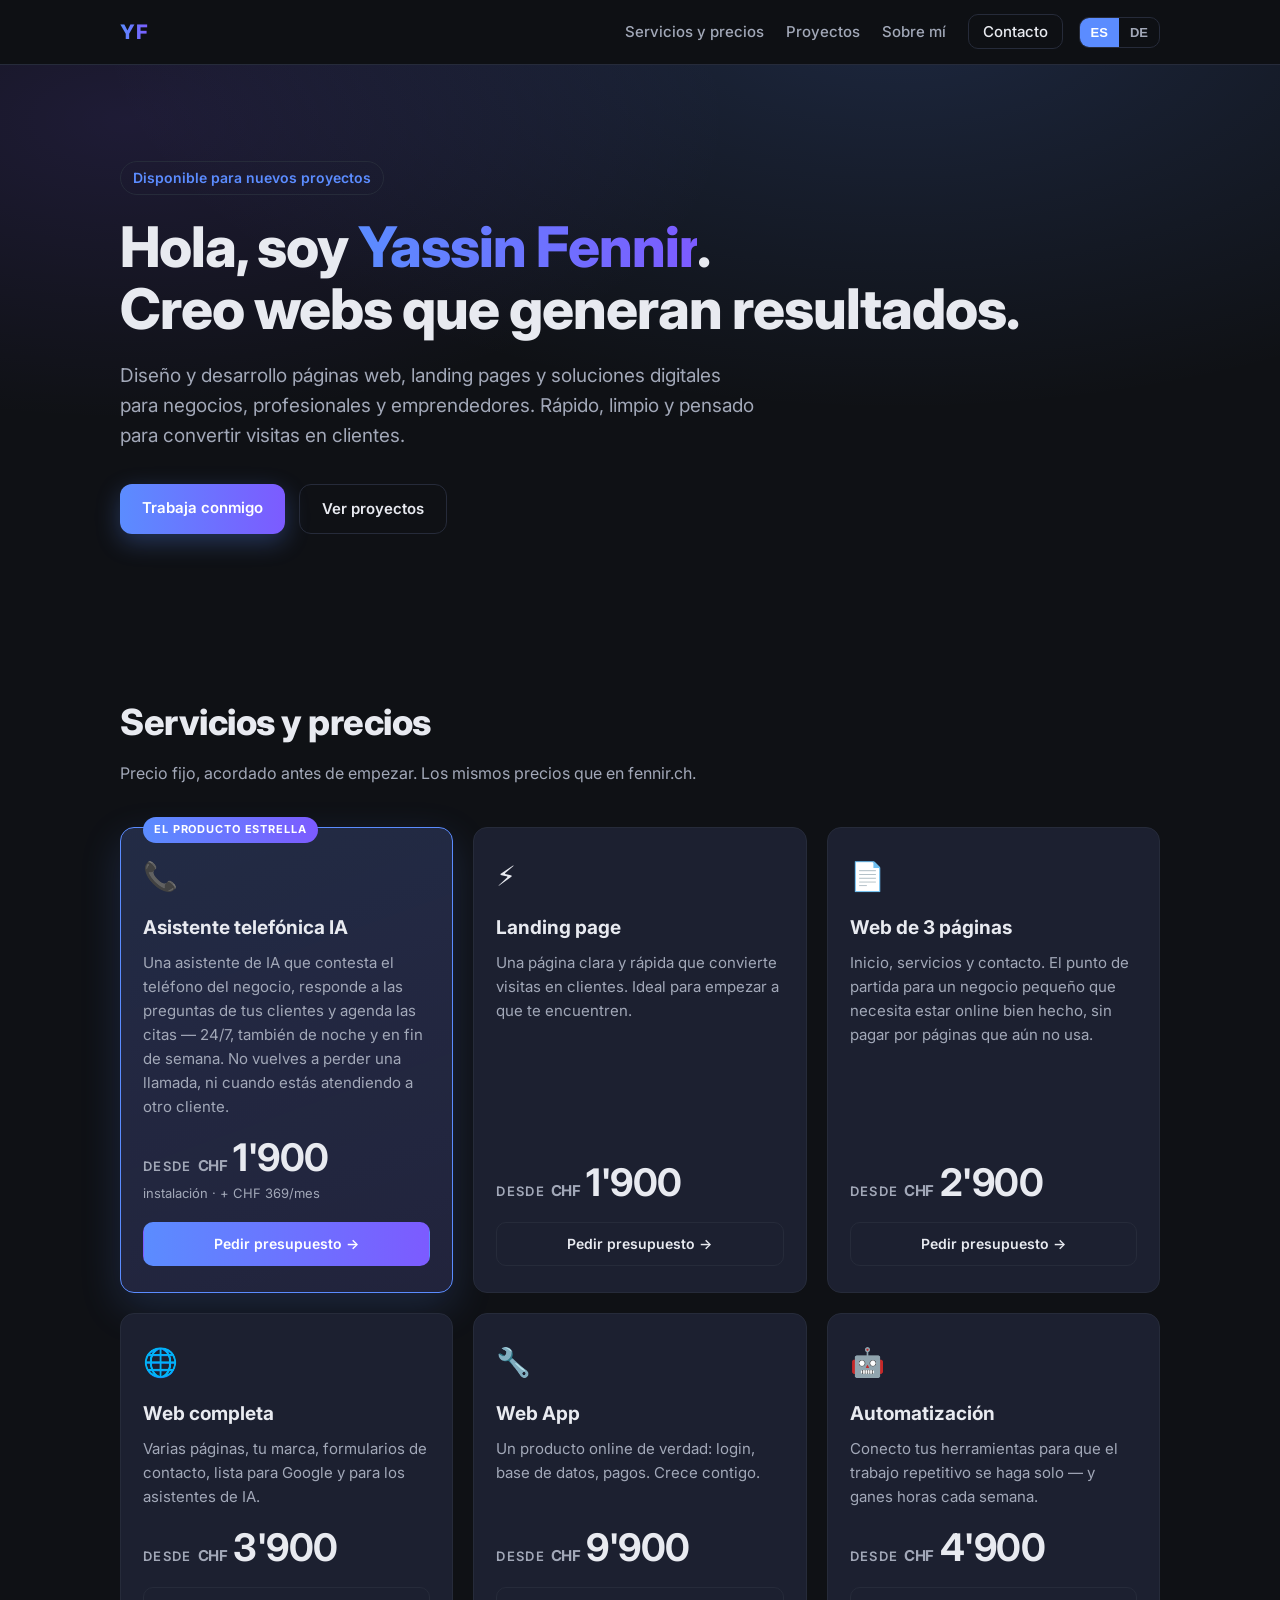
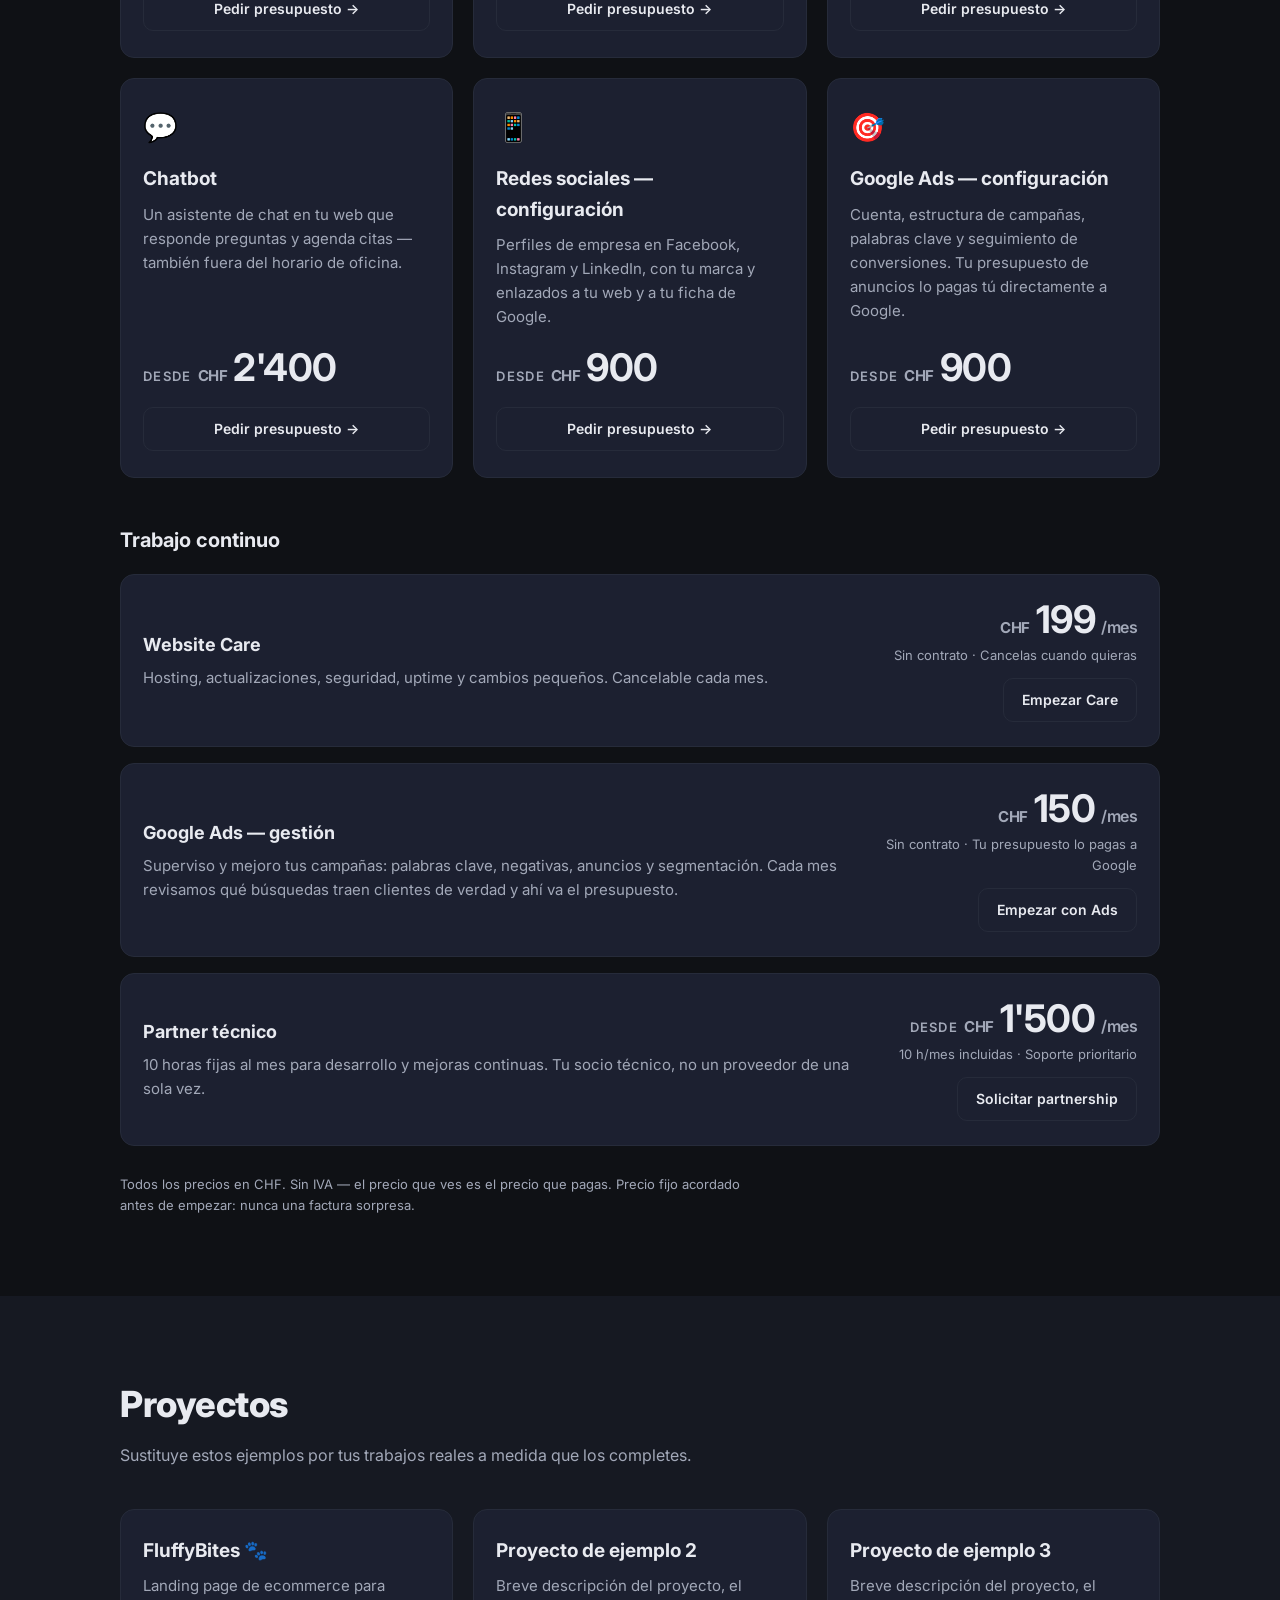
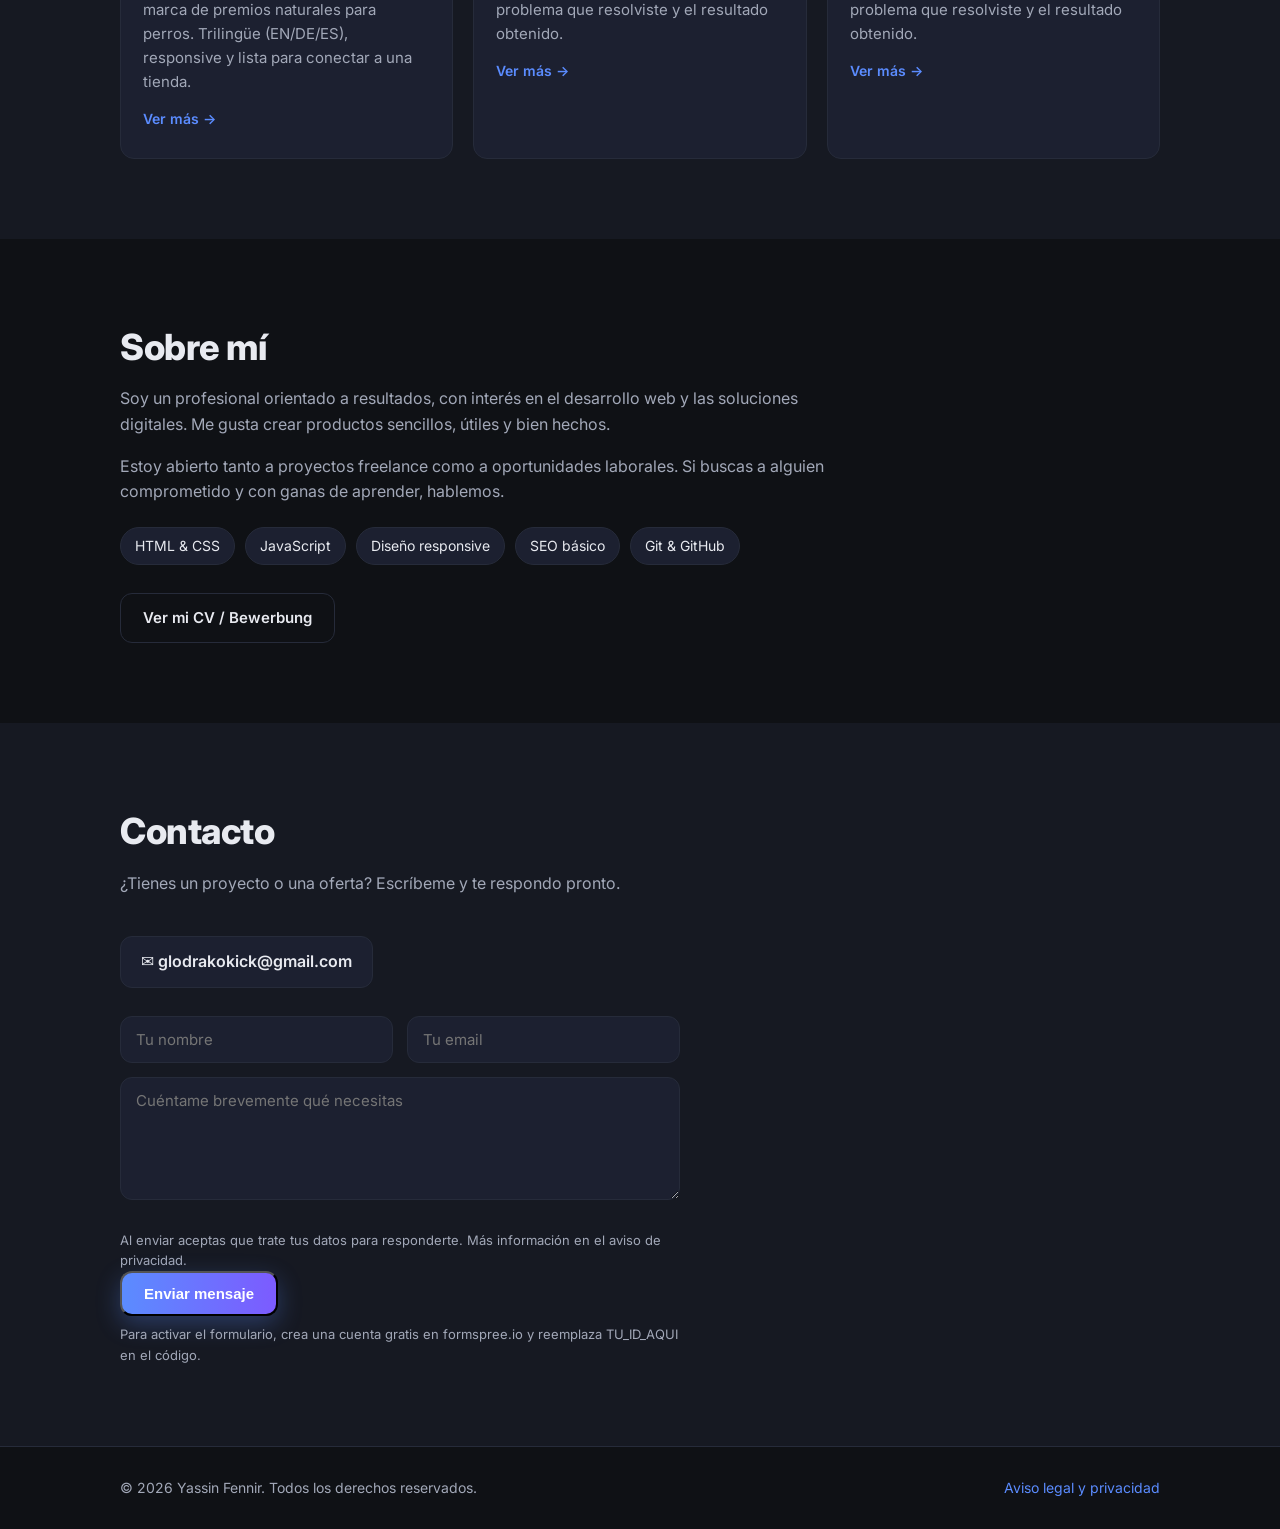
<file: index.html>
<!DOCTYPE html>
<html lang="es">
<head>
  <meta charset="UTF-8" />
  <meta name="viewport" content="width=device-width, initial-scale=1.0" />
  <title>Yassin Fennir — Servicios digitales y desarrollo web</title>
  <meta name="description" content="Portafolio y servicios de Yassin Fennir: desarrollo web, landing pages y soluciones digitales. Disponible para proyectos freelance y colaboraciones." />

  <meta property="og:title" content="Yassin Fennir — Servicios digitales y desarrollo web" />
  <meta property="og:description" content="Desarrollo web, landing pages y soluciones digitales. Disponible para proyectos freelance." />
  <meta property="og:type" content="website" />

  <!-- PRECIOS-SCHEMA:INICIO — generado desde pricing.js, no editar a mano (node verificar-precios.mjs --escribir) -->
  <script type="application/ld+json" id="pricing-schema">
  {
    "@context": "https://schema.org",
    "@type": "ProfessionalService",
    "name": "Yassin Fennir",
    "url": "https://fennir.ch",
    "priceRange": "CHF 150–9900",
    "hasOfferCatalog": {
      "@type": "OfferCatalog",
      "name": "Services",
      "itemListElement": [
        {
          "@type": "Offer",
          "itemOffered": {
            "@type": "Service",
            "name": "AI phone assistant (Telefon-Assistentin), setup"
          },
          "price": "1900",
          "priceCurrency": "CHF"
        },
        {
          "@type": "Offer",
          "itemOffered": {
            "@type": "Service",
            "name": "AI phone assistant, monthly service"
          },
          "price": "369",
          "priceCurrency": "CHF"
        },
        {
          "@type": "Offer",
          "itemOffered": {
            "@type": "Service",
            "name": "Landing Page"
          },
          "price": "1900",
          "priceCurrency": "CHF"
        },
        {
          "@type": "Offer",
          "itemOffered": {
            "@type": "Service",
            "name": "Website, 3 pages"
          },
          "price": "2900",
          "priceCurrency": "CHF"
        },
        {
          "@type": "Offer",
          "itemOffered": {
            "@type": "Service",
            "name": "Complete Website"
          },
          "price": "3900",
          "priceCurrency": "CHF"
        },
        {
          "@type": "Offer",
          "itemOffered": {
            "@type": "Service",
            "name": "Web App"
          },
          "price": "9900",
          "priceCurrency": "CHF"
        },
        {
          "@type": "Offer",
          "itemOffered": {
            "@type": "Service",
            "name": "Automation"
          },
          "price": "4900",
          "priceCurrency": "CHF"
        },
        {
          "@type": "Offer",
          "itemOffered": {
            "@type": "Service",
            "name": "Chatbot"
          },
          "price": "2400",
          "priceCurrency": "CHF"
        },
        {
          "@type": "Offer",
          "itemOffered": {
            "@type": "Service",
            "name": "Social media profiles, setup"
          },
          "price": "900",
          "priceCurrency": "CHF"
        },
        {
          "@type": "Offer",
          "itemOffered": {
            "@type": "Service",
            "name": "Google Ads, setup"
          },
          "price": "900",
          "priceCurrency": "CHF"
        },
        {
          "@type": "Offer",
          "itemOffered": {
            "@type": "Service",
            "name": "Monthly Care"
          },
          "price": "199",
          "priceCurrency": "CHF"
        },
        {
          "@type": "Offer",
          "itemOffered": {
            "@type": "Service",
            "name": "Google Ads, monthly management"
          },
          "price": "150",
          "priceCurrency": "CHF"
        },
        {
          "@type": "Offer",
          "itemOffered": {
            "@type": "Service",
            "name": "Technical Partner, monthly"
          },
          "price": "1500",
          "priceCurrency": "CHF"
        }
      ]
    }
  }
  </script>
  <!-- PRECIOS-SCHEMA:FIN -->

  <link rel="preconnect" href="https://fonts.googleapis.com" />
  <link rel="preconnect" href="https://fonts.gstatic.com" crossorigin />
  <link href="https://fonts.googleapis.com/css2?family=Inter:wght@400;500;600;700;800&display=swap" rel="stylesheet" />
  <link rel="stylesheet" href="styles.css" />
</head>
<body>
  <header class="site-header">
    <nav class="nav container">
      <a href="#inicio" class="brand">YF</a>
      <ul class="nav-links">
        <li><a href="#servicios" data-es="Servicios y precios" data-de="Leistungen & Preise">Servicios y precios</a></li>
        <li><a href="#proyectos" data-es="Proyectos" data-de="Projekte">Proyectos</a></li>
        <li><a href="#sobre-mi" data-es="Sobre mí" data-de="Über mich">Sobre mí</a></li>
        <li><a href="#contacto" class="nav-cta" data-es="Contacto" data-de="Kontakt">Contacto</a></li>
      </ul>
      <div class="lang-switch" role="group" aria-label="Idioma / Sprache">
        <button class="lang-btn is-active" data-lang="es" type="button">ES</button>
        <button class="lang-btn" data-lang="de" type="button">DE</button>
      </div>
    </nav>
  </header>

  <main>
    <!-- HERO -->
    <section id="inicio" class="hero">
      <div class="container hero-inner">
        <p class="eyebrow" data-es="Disponible para nuevos proyectos" data-de="Verfügbar für neue Projekte">Disponible para nuevos proyectos</p>
        <h1 data-es="Hola, soy &lt;span class='accent'&gt;Yassin Fennir&lt;/span&gt;.&lt;br&gt;Creo webs que generan resultados."
            data-de="Hallo, ich bin &lt;span class='accent'&gt;Yassin Fennir&lt;/span&gt;.&lt;br&gt;Ich baue Webseiten, die Ergebnisse bringen.">
          Hola, soy <span class="accent">Yassin Fennir</span>.<br />Creo webs que generan resultados.
        </h1>
        <p class="lead"
           data-es="Diseño y desarrollo páginas web, landing pages y soluciones digitales para negocios, profesionales y emprendedores. Rápido, limpio y pensado para convertir visitas en clientes."
           data-de="Ich gestalte und entwickle Webseiten, Landingpages und digitale Lösungen für Unternehmen, Fachleute und Gründer. Schnell, sauber und darauf ausgelegt, Besucher in Kunden zu verwandeln.">
          Diseño y desarrollo páginas web, landing pages y soluciones digitales
          para negocios, profesionales y emprendedores. Rápido, limpio y pensado
          para convertir visitas en clientes.
        </p>
        <div class="hero-actions">
          <a href="#contacto" class="btn btn-primary" data-es="Trabaja conmigo" data-de="Arbeite mit mir">Trabaja conmigo</a>
          <a href="#proyectos" class="btn btn-ghost" data-es="Ver proyectos" data-de="Projekte ansehen">Ver proyectos</a>
        </div>
      </div>
    </section>

    <!-- SERVICIOS Y PRECIOS — se generan desde pricing.js (misma lista que fennir.ch) -->
    <section id="servicios" class="section">
      <div class="container">
        <h2 class="section-title" data-es="Servicios y precios" data-de="Leistungen & Preise">Servicios y precios</h2>
        <p class="section-sub" data-es="Precio fijo, acordado antes de empezar. Los mismos precios que en fennir.ch." data-de="Festpreis, vereinbart vor Projektbeginn. Dieselben Preise wie auf fennir.ch.">Precio fijo, acordado antes de empezar. Los mismos precios que en fennir.ch.</p>

        <div class="cards pricing-grid" id="pricing-grid"></div>

        <h3 class="retainers-title" data-es="Trabajo continuo" data-de="Laufende Zusammenarbeit">Trabajo continuo</h3>
        <div class="retainers" id="pricing-retainers"></div>

        <p class="vat-note" id="pricing-note"></p>
      </div>
    </section>

    <!-- PROYECTOS -->
    <section id="proyectos" class="section section-alt">
      <div class="container">
        <h2 class="section-title" data-es="Proyectos" data-de="Projekte">Proyectos</h2>
        <p class="section-sub" data-es="Sustituye estos ejemplos por tus trabajos reales a medida que los completes." data-de="Ersetze diese Beispiele durch deine echten Arbeiten, sobald du sie fertigstellst.">Sustituye estos ejemplos por tus trabajos reales a medida que los completes.</p>

        <div class="cards">
          <article class="card project">
            <h3>FluffyBites 🐾</h3>
            <p data-es="Landing page de ecommerce para marca de premios naturales para perros. Trilingüe (EN/DE/ES), responsive y lista para conectar a una tienda." data-de="E-Commerce-Landingpage für eine Marke natürlicher Hundesnacks. Dreisprachig (EN/DE/ES), responsive und bereit für die Shop-Anbindung.">Landing page de ecommerce para marca de premios naturales para perros. Trilingüe (EN/DE/ES), responsive y lista para conectar a una tienda.</p>
            <a href="fluffybites.html" class="card-link" data-es="Ver más →" data-de="Mehr →">Ver más →</a>
          </article>
          <article class="card project">
            <h3 data-es="Proyecto de ejemplo 2" data-de="Beispielprojekt 2">Proyecto de ejemplo 2</h3>
            <p data-es="Breve descripción del proyecto, el problema que resolviste y el resultado obtenido." data-de="Kurze Beschreibung des Projekts, des gelösten Problems und des erzielten Ergebnisses.">Breve descripción del proyecto, el problema que resolviste y el resultado obtenido.</p>
            <a href="#" class="card-link" data-es="Ver más →" data-de="Mehr →">Ver más →</a>
          </article>
          <article class="card project">
            <h3 data-es="Proyecto de ejemplo 3" data-de="Beispielprojekt 3">Proyecto de ejemplo 3</h3>
            <p data-es="Breve descripción del proyecto, el problema que resolviste y el resultado obtenido." data-de="Kurze Beschreibung des Projekts, des gelösten Problems und des erzielten Ergebnisses.">Breve descripción del proyecto, el problema que resolviste y el resultado obtenido.</p>
            <a href="#" class="card-link" data-es="Ver más →" data-de="Mehr →">Ver más →</a>
          </article>
        </div>
      </div>
    </section>

    <!-- SOBRE MÍ -->
    <section id="sobre-mi" class="section">
      <div class="container about">
        <div class="about-text">
          <h2 class="section-title" data-es="Sobre mí" data-de="Über mich">Sobre mí</h2>
          <p data-es="Soy un profesional orientado a resultados, con interés en el desarrollo web y las soluciones digitales. Me gusta crear productos sencillos, útiles y bien hechos." data-de="Ich bin ein ergebnisorientierter Profi mit Interesse an Webentwicklung und digitalen Lösungen. Ich erstelle gern einfache, nützliche und hochwertige Produkte.">Soy un profesional orientado a resultados, con interés en el desarrollo web y las soluciones digitales. Me gusta crear productos sencillos, útiles y bien hechos.</p>
          <p data-es="Estoy abierto tanto a proyectos freelance como a oportunidades laborales. Si buscas a alguien comprometido y con ganas de aprender, hablemos." data-de="Ich bin offen für Freelance-Projekte ebenso wie für feste Anstellungen. Wenn du jemanden Engagierten mit Lernbereitschaft suchst, lass uns reden.">Estoy abierto tanto a proyectos freelance como a oportunidades laborales. Si buscas a alguien comprometido y con ganas de aprender, hablemos.</p>
          <ul class="skills">
            <li>HTML &amp; CSS</li>
            <li>JavaScript</li>
            <li data-es="Diseño responsive" data-de="Responsive Design">Diseño responsive</li>
            <li data-es="SEO básico" data-de="Basis-SEO">SEO básico</li>
            <li>Git &amp; GitHub</li>
          </ul>
          <a href="cv.html" class="btn btn-ghost" data-es="Ver mi CV / Bewerbung" data-de="Lebenslauf / Bewerbung ansehen">Ver mi CV / Bewerbung</a>
        </div>
      </div>
    </section>

    <!-- CONTACTO -->
    <section id="contacto" class="section section-alt">
      <div class="container contact">
        <h2 class="section-title" data-es="Contacto" data-de="Kontakt">Contacto</h2>
        <p class="section-sub" data-es="¿Tienes un proyecto o una oferta? Escríbeme y te respondo pronto." data-de="Hast du ein Projekt oder ein Angebot? Schreib mir, ich melde mich schnell.">¿Tienes un proyecto o una oferta? Escríbeme y te respondo pronto.</p>

        <div class="contact-methods">
          <a class="contact-btn" href="mailto:glodrakokick@gmail.com">✉️ glodrakokick@gmail.com</a>
        </div>

        <form class="contact-form" action="https://formspree.io/f/TU_ID_AQUI" method="POST">
          <div class="form-row">
            <input type="text" name="nombre" data-es-ph="Tu nombre" data-de-ph="Dein Name" placeholder="Tu nombre" required />
            <input type="email" name="email" data-es-ph="Tu email" data-de-ph="Deine E-Mail" placeholder="Tu email" required />
          </div>
          <textarea name="mensaje" rows="5" data-es-ph="Cuéntame brevemente qué necesitas" data-de-ph="Beschreibe kurz, was du brauchst" placeholder="Cuéntame brevemente qué necesitas" required></textarea>
          <p class="form-note" data-es="Al enviar aceptas que trate tus datos para responderte. Más información en el &lt;a href='legal.html'&gt;aviso de privacidad&lt;/a&gt;." data-de="Mit dem Absenden stimmen Sie der Verarbeitung Ihrer Daten zur Beantwortung zu. Mehr dazu in der &lt;a href='legal.html'&gt;Datenschutzerklärung&lt;/a&gt;.">Al enviar aceptas que trate tus datos para responderte. Más información en el <a href="legal.html">aviso de privacidad</a>.</p>
          <button type="submit" class="btn btn-primary" data-es="Enviar mensaje" data-de="Nachricht senden">Enviar mensaje</button>
          <p class="form-note" data-es="Para activar el formulario, crea una cuenta gratis en formspree.io y reemplaza TU_ID_AQUI en el código." data-de="Um das Formular zu aktivieren, erstelle ein kostenloses Konto auf formspree.io und ersetze TU_ID_AQUI im Code.">Para activar el formulario, crea una cuenta gratis en formspree.io y reemplaza <code>TU_ID_AQUI</code> en el código.</p>
        </form>
      </div>
    </section>
  </main>

  <footer class="site-footer">
    <div class="container footer-inner">
      <p>© <span id="year"></span> Yassin Fennir. <span data-es="Todos los derechos reservados." data-de="Alle Rechte vorbehalten.">Todos los derechos reservados.</span></p>
      <p class="footer-made"><a href="legal.html" data-es="Aviso legal y privacidad" data-de="Impressum & Datenschutz">Aviso legal y privacidad</a></p>
    </div>
  </footer>

  <script src="pricing.js"></script>
  <script src="script.js"></script>
</body>
</html>
</file>
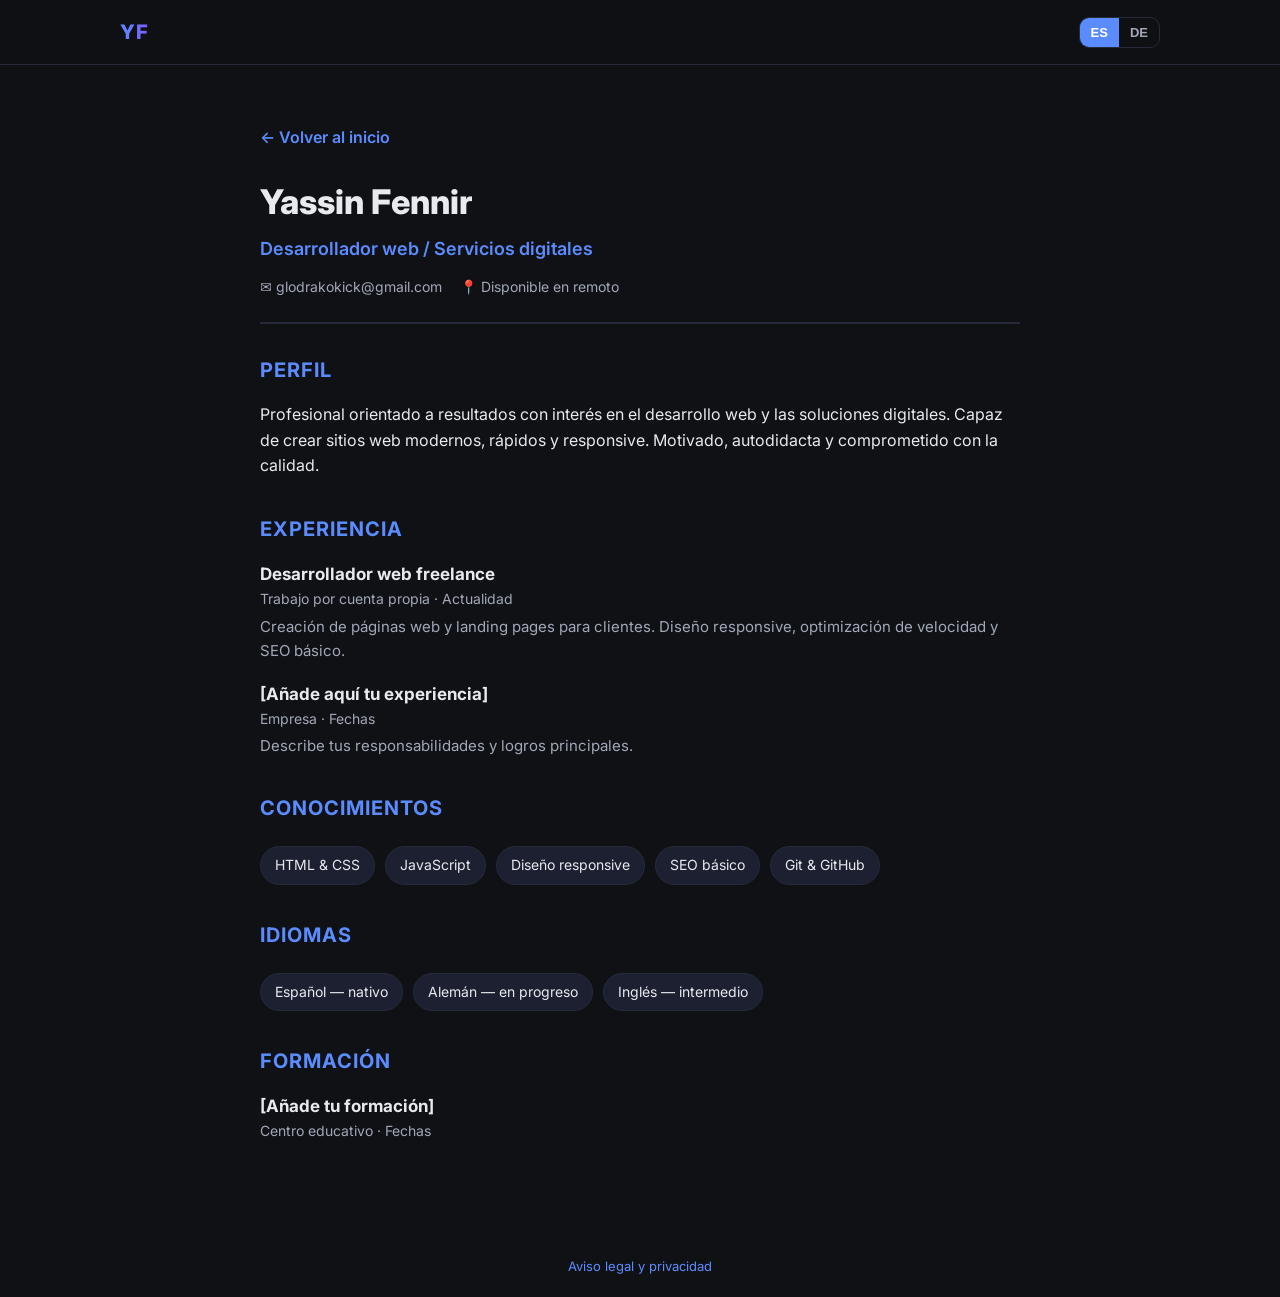
<file: cv.html>
<!DOCTYPE html>
<html lang="es">
<head>
  <meta charset="UTF-8" />
  <meta name="viewport" content="width=device-width, initial-scale=1.0" />
  <title>Yassin Fennir — CV / Lebenslauf</title>
  <link rel="preconnect" href="https://fonts.googleapis.com" />
  <link href="https://fonts.googleapis.com/css2?family=Inter:wght@400;500;600;700;800&display=swap" rel="stylesheet" />
  <link rel="stylesheet" href="styles.css" />
</head>
<body>
  <header class="site-header">
    <nav class="nav container">
      <a href="index.html" class="brand">YF</a>
      <div class="lang-switch" role="group" aria-label="Idioma / Sprache">
        <button class="lang-btn is-active" data-lang="es" type="button">ES</button>
        <button class="lang-btn" data-lang="de" type="button">DE</button>
      </div>
    </nav>
  </header>

  <div class="cv-wrap">
    <a href="index.html" class="cv-back" data-es="← Volver al inicio" data-de="← Zurück zur Startseite">← Volver al inicio</a>

    <div class="cv-header">
      <h1>Yassin Fennir</h1>
      <p class="cv-role" data-es="Desarrollador web / Servicios digitales" data-de="Webentwickler / Digitale Dienstleistungen">Desarrollador web / Servicios digitales</p>
      <div class="cv-contact">
        <span>✉️ glodrakokick@gmail.com</span>
        <span data-es="📍 Disponible en remoto" data-de="📍 Remote verfügbar">📍 Disponible en remoto</span>
      </div>
    </div>

    <section class="cv-section">
      <h2 data-es="Perfil" data-de="Profil">Perfil</h2>
      <p data-es="Profesional orientado a resultados con interés en el desarrollo web y las soluciones digitales. Capaz de crear sitios web modernos, rápidos y responsive. Motivado, autodidacta y comprometido con la calidad."
         data-de="Ergebnisorientierter Profi mit Interesse an Webentwicklung und digitalen Lösungen. Fähig, moderne, schnelle und responsive Webseiten zu erstellen. Motiviert, autodidaktisch und qualitätsbewusst.">
        Profesional orientado a resultados con interés en el desarrollo web y las
        soluciones digitales. Capaz de crear sitios web modernos, rápidos y
        responsive. Motivado, autodidacta y comprometido con la calidad.
      </p>
    </section>

    <section class="cv-section">
      <h2 data-es="Experiencia" data-de="Erfahrung">Experiencia</h2>
      <div class="cv-item">
        <h3 data-es="Desarrollador web freelance" data-de="Freelance-Webentwickler">Desarrollador web freelance</h3>
        <p class="cv-meta" data-es="Trabajo por cuenta propia · Actualidad" data-de="Selbstständig · Aktuell">Trabajo por cuenta propia · Actualidad</p>
        <p data-es="Creación de páginas web y landing pages para clientes. Diseño responsive, optimización de velocidad y SEO básico."
           data-de="Erstellung von Webseiten und Landingpages für Kunden. Responsive Design, Geschwindigkeitsoptimierung und Basis-SEO.">
          Creación de páginas web y landing pages para clientes. Diseño responsive,
          optimización de velocidad y SEO básico.
        </p>
      </div>
      <div class="cv-item">
        <h3 data-es="[Añade aquí tu experiencia]" data-de="[Füge hier deine Erfahrung ein]">[Añade aquí tu experiencia]</h3>
        <p class="cv-meta" data-es="Empresa · Fechas" data-de="Unternehmen · Zeitraum">Empresa · Fechas</p>
        <p data-es="Describe tus responsabilidades y logros principales." data-de="Beschreibe deine Hauptaufgaben und Erfolge.">Describe tus responsabilidades y logros principales.</p>
      </div>
    </section>

    <section class="cv-section">
      <h2 data-es="Conocimientos" data-de="Kenntnisse">Conocimientos</h2>
      <ul class="skills">
        <li>HTML &amp; CSS</li>
        <li>JavaScript</li>
        <li data-es="Diseño responsive" data-de="Responsive Design">Diseño responsive</li>
        <li data-es="SEO básico" data-de="Basis-SEO">SEO básico</li>
        <li>Git &amp; GitHub</li>
      </ul>
    </section>

    <section class="cv-section">
      <h2 data-es="Idiomas" data-de="Sprachen">Idiomas</h2>
      <ul class="skills">
        <li data-es="Español — nativo" data-de="Spanisch — Muttersprache">Español — nativo</li>
        <li data-es="Alemán — en progreso" data-de="Deutsch — in Bearbeitung">Alemán — en progreso</li>
        <li data-es="Inglés — intermedio" data-de="Englisch — Mittelstufe">Inglés — intermedio</li>
      </ul>
    </section>

    <section class="cv-section">
      <h2 data-es="Formación" data-de="Ausbildung">Formación</h2>
      <div class="cv-item">
        <h3 data-es="[Añade tu formación]" data-de="[Füge deine Ausbildung ein]">[Añade tu formación]</h3>
        <p class="cv-meta" data-es="Centro educativo · Fechas" data-de="Bildungseinrichtung · Zeitraum">Centro educativo · Fechas</p>
      </div>
    </section>
  </div>

  <script src="script.js"></script>
  <p style="text-align:center;padding:20px 0;font-size:13px">
    <a href="legal.html" style="color:#5b8cff" data-es="Aviso legal y privacidad" data-de="Impressum &amp; Datenschutz">Aviso legal y privacidad</a>
  </p>
</body>
</html>
</file>
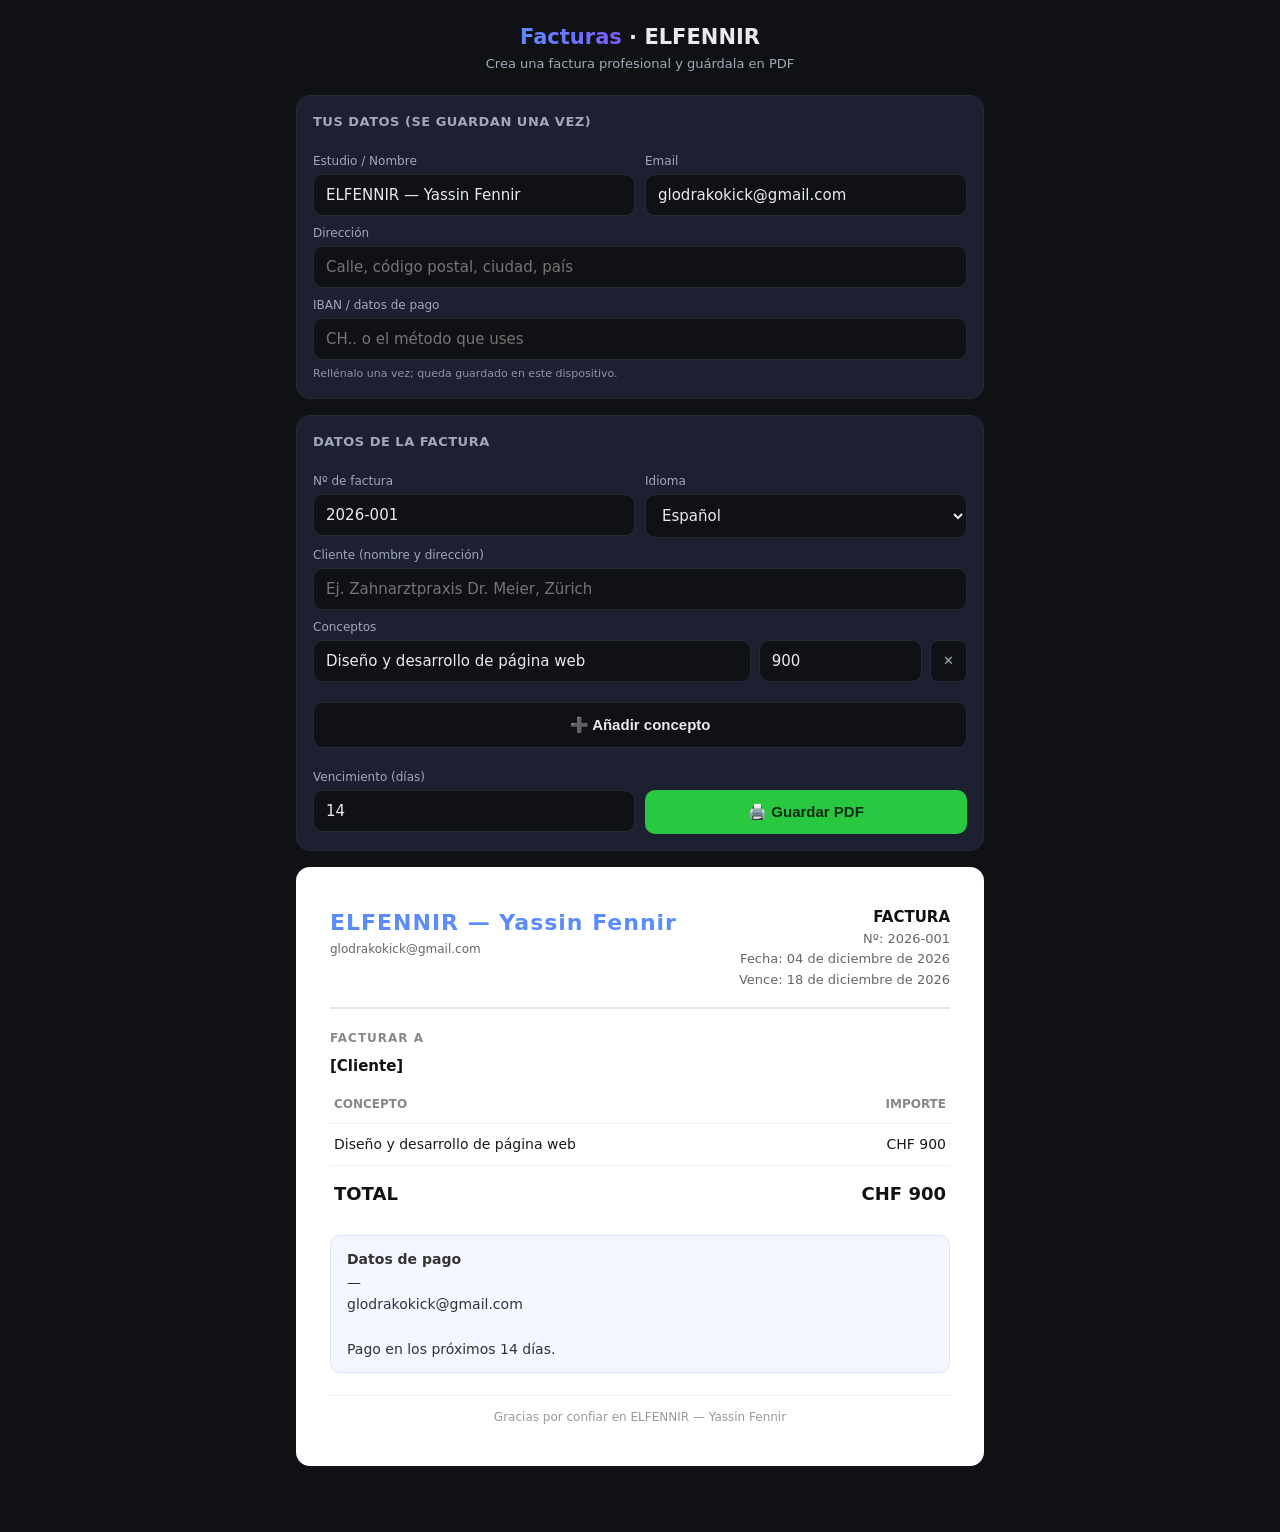
<file: factura.html>
<!doctype html>
<html lang="es">
<head>
<meta charset="utf-8" />
<meta name="viewport" content="width=device-width, initial-scale=1, viewport-fit=cover" />
<title>Facturas — ELFENNIR</title>
<style>
  :root{--bg:#0f1115;--card:#1c2030;--text:#e8eaf0;--muted:#a2a8b8;--accent:#5b8cff;--accent2:#7c5bff;--border:#262b3a}
  *{box-sizing:border-box;margin:0;padding:0}
  body{font-family:Inter,system-ui,-apple-system,Segoe UI,Roboto,sans-serif;background:var(--bg);color:var(--text);line-height:1.5;padding:0 0 50px}
  .wrap{max-width:720px;margin:0 auto;padding:0 16px}
  header{padding:22px 0 6px;text-align:center}
  header h1{font-size:21px;font-weight:800}
  header h1 span{background:linear-gradient(90deg,var(--accent),var(--accent2));-webkit-background-clip:text;background-clip:text;color:transparent}
  header p{color:var(--muted);font-size:13px}
  .panel{background:var(--card);border:1px solid var(--border);border-radius:14px;padding:16px;margin:16px 0}
  .panel h2{font-size:13px;font-weight:700;margin-bottom:12px;color:var(--muted);text-transform:uppercase;letter-spacing:.5px}
  label{display:block;font-size:12px;color:var(--muted);margin:8px 0 4px}
  input,select{width:100%;background:var(--bg);border:1px solid var(--border);border-radius:10px;padding:11px 12px;color:var(--text);font-family:inherit;font-size:15px}
  input:focus,select:focus{outline:none;border-color:var(--accent)}
  .row{display:flex;gap:10px}.row>div{flex:1}
  .li{display:flex;gap:8px;margin-bottom:8px}
  .li input.desc{flex:3}.li input.amt{flex:1}
  .li button{background:var(--bg);border:1px solid var(--border);color:var(--muted);border-radius:8px;padding:0 12px;cursor:pointer}
  .btn{border:none;cursor:pointer;border-radius:10px;font-weight:700;font-size:15px;padding:13px 16px;width:100%;margin-top:12px}
  .btn-add{background:var(--bg);color:var(--text);border:1px solid var(--border);font-weight:600}
  .btn-print{background:#28c840;color:#0a2a12}
  .hint{font-size:11px;color:var(--muted);margin-top:6px;opacity:.85}

  .doc{background:#fff;color:#1a1a1a;border-radius:14px;padding:38px 34px;margin:16px 0;font-size:15px;line-height:1.6}
  .doc .d-head{display:flex;justify-content:space-between;align-items:flex-start;border-bottom:2px solid #e6e6e6;padding-bottom:16px;margin-bottom:20px;flex-wrap:wrap;gap:10px}
  .doc .brand{font-size:22px;font-weight:800;letter-spacing:1px;color:#5b8cff}
  .doc .brand small{display:block;font-size:12px;font-weight:500;color:#666;letter-spacing:0;white-space:pre-line}
  .doc .d-meta{text-align:right;font-size:13px;color:#666}
  .doc .d-meta b{color:#111;font-size:15px}
  .doc h3{font-size:12px;text-transform:uppercase;letter-spacing:1px;color:#888;margin:20px 0 6px}
  .doc .client{font-weight:700;color:#111;white-space:pre-line}
  table{width:100%;border-collapse:collapse;margin-top:8px}
  th,td{text-align:left;padding:9px 4px;border-bottom:1px solid #eee;font-size:14px}
  th{color:#888;font-weight:600;font-size:12px;text-transform:uppercase}
  td.r,th.r{text-align:right}
  .total-row td{border-bottom:none;font-size:18px;font-weight:800;color:#111;padding-top:14px}
  .pay{background:#f4f7ff;border:1px solid #dbe4ff;border-radius:10px;padding:12px 16px;margin-top:18px;font-size:14px;color:#333;white-space:pre-line}
  .foot{margin-top:22px;border-top:1px solid #eee;padding-top:12px;font-size:12px;color:#999;text-align:center}
  @media print{body{background:#fff;padding:0}.no-print{display:none!important}.wrap{max-width:100%;padding:0}.doc{border-radius:0;margin:0;padding:32px}}
</style>
</head>
<body>
<div class="wrap">
  <header class="no-print">
    <h1><span>Facturas</span> · ELFENNIR</h1>
    <p>Crea una factura profesional y guárdala en PDF</p>
  </header>

  <div class="panel no-print">
    <h2>Tus datos (se guardan una vez)</h2>
    <div class="row">
      <div><label>Estudio / Nombre</label><input id="bName" value="ELFENNIR — Yassin Fennir" oninput="saveBiz()" /></div>
      <div><label>Email</label><input id="bEmail" value="glodrakokick@gmail.com" oninput="saveBiz()" /></div>
    </div>
    <label>Dirección</label><input id="bAddr" placeholder="Calle, código postal, ciudad, país" oninput="saveBiz()" />
    <label>IBAN / datos de pago</label><input id="bIban" placeholder="CH.. o el método que uses" oninput="saveBiz()" />
    <div class="hint">Rellénalo una vez; queda guardado en este dispositivo.</div>
  </div>

  <div class="panel no-print">
    <h2>Datos de la factura</h2>
    <div class="row">
      <div><label>Nº de factura</label><input id="fNo" oninput="render()" /></div>
      <div><label>Idioma</label><select id="fLang" onchange="render()"><option value="es">Español</option><option value="de">Deutsch</option></select></div>
    </div>
    <label>Cliente (nombre y dirección)</label>
    <input id="fClient" placeholder="Ej. Zahnarztpraxis Dr. Meier, Zürich" oninput="render()" />
    <label>Conceptos</label>
    <div id="items"></div>
    <button class="btn btn-add" onclick="addItem()">➕ Añadir concepto</button>
    <div class="row" style="margin-top:12px">
      <div><label>Vencimiento (días)</label><input id="fDue" type="number" min="1" value="14" oninput="render()" /></div>
      <div><label>&nbsp;</label><button class="btn btn-print" style="margin-top:0" onclick="window.print()">🖨️ Guardar PDF</button></div>
    </div>
  </div>

  <div class="doc" id="doc"></div>
</div>

<script>
const T={
  es:{invoice:"FACTURA",no:"Nº",date:"Fecha",due:"Vence",bill:"Facturar a",desc:"Concepto",amt:"Importe",total:"TOTAL",
      pay:"Datos de pago",terms:"Pago en los próximos {d} días.",thanks:"Gracias por confiar en ELFENNIR — Yassin Fennir"},
  de:{invoice:"RECHNUNG",no:"Nr.",date:"Datum",due:"Fällig",bill:"Rechnung an",desc:"Position",amt:"Betrag",total:"TOTAL",
      pay:"Zahlungsdaten",terms:"Zahlbar innerhalb von {d} Tagen.",thanks:"Danke für Ihr Vertrauen — Yassin Fennir · ELFENNIR"}
};
const BKEY="elfennir_biz_v1", NKEY="elfennir_invoice_counter";
let items=[{d:"Diseño y desarrollo de página web",a:900}];

function saveBiz(){
  localStorage.setItem(BKEY,JSON.stringify({name:v("bName"),email:v("bEmail"),addr:v("bAddr"),iban:v("bIban")}));
  render();
}
function loadBiz(){
  try{const b=JSON.parse(localStorage.getItem(BKEY)||"null");if(b){set("bName",b.name);set("bEmail",b.email);set("bAddr",b.addr);set("bIban",b.iban);}}catch(e){}
}
function v(id){return (document.getElementById(id).value||"").trim();}
function set(id,val){if(val!=null)document.getElementById(id).value=val;}
function esc(s){return String(s).replace(/[&<>]/g,c=>({"&":"&amp;","<":"&lt;",">":"&gt;"}[c]));}

function defaultNo(){
  let n=parseInt(localStorage.getItem(NKEY)||"0",10)+1;
  return new Date().getFullYear()+"-"+String(n).padStart(3,"0");
}
function renderItems(){
  const box=document.getElementById("items");box.innerHTML="";
  items.forEach((it,i)=>{
    const row=document.createElement("div");row.className="li";
    row.innerHTML='<input class="desc" placeholder="Concepto" value="'+esc(it.d)+'"><input class="amt" type="number" min="0" placeholder="CHF" value="'+(it.a||"")+'"><button title="Quitar">✕</button>';
    const [d,a]=row.querySelectorAll("input");
    d.oninput=()=>{items[i].d=d.value;render();};
    a.oninput=()=>{items[i].a=parseFloat(a.value||"0");renderDoc();};
    row.querySelector("button").onclick=()=>{if(items.length>1){items.splice(i,1);renderItems();render();}};
    box.appendChild(row);
  });
}
function addItem(){items.push({d:"",a:0});renderItems();render();}

function fmtDate(lang){return new Date().toLocaleDateString(lang==="de"?"de-CH":"es-ES",{day:"2-digit",month:"long",year:"numeric"});}
function dueDate(lang,days){const d=new Date();d.setDate(d.getDate()+(parseInt(days||"14",10)));return d.toLocaleDateString(lang==="de"?"de-CH":"es-ES",{day:"2-digit",month:"long",year:"numeric"});}

function renderDoc(){
  const lang=v("fLang")||"es",t=T[lang];
  const no=v("fNo")||defaultNo();
  const client=v("fClient")||(lang==="de"?"[Kunde]":"[Cliente]");
  const days=document.getElementById("fDue").value||"14";
  const total=items.reduce((s,i)=>s+(parseFloat(i.a)||0),0);
  const rows=items.filter(i=>i.d||i.a).map(i=>'<tr><td>'+esc(i.d||"—")+'</td><td class="r">CHF '+(parseFloat(i.a)||0)+'</td></tr>').join('')||'<tr><td>—</td><td class="r">CHF 0</td></tr>';
  const payLines=[v("bIban")||"—"].concat(v("bEmail")?[v("bEmail")]:[]).join("\n");
  document.getElementById("doc").innerHTML=
    '<div class="d-head"><div class="brand">'+(esc(v("bName"))||"ELFENNIR")+'<small>'+esc([v("bAddr"),v("bEmail")].filter(Boolean).join("\n"))+'</small></div>'+
    '<div class="d-meta"><b>'+t.invoice+'</b><br>'+t.no+': '+esc(no)+'<br>'+t.date+': '+fmtDate(lang)+'<br>'+t.due+': '+dueDate(lang,days)+'</div></div>'+
    '<h3>'+t.bill+'</h3><div class="client">'+esc(client)+'</div>'+
    '<table><thead><tr><th>'+t.desc+'</th><th class="r">'+t.amt+'</th></tr></thead><tbody>'+rows+
    '<tr class="total-row"><td>'+t.total+'</td><td class="r">CHF '+total+'</td></tr></tbody></table>'+
    '<div class="pay"><b>'+t.pay+'</b>\n'+esc(payLines)+'\n\n'+t.terms.replace("{d}",days)+'</div>'+
    '<div class="foot">'+t.thanks+'</div>';
}
function render(){ renderDoc(); }

loadBiz();
document.getElementById("fNo").value=defaultNo();
renderItems();
render();
</script>
</body>
</html>
</file>
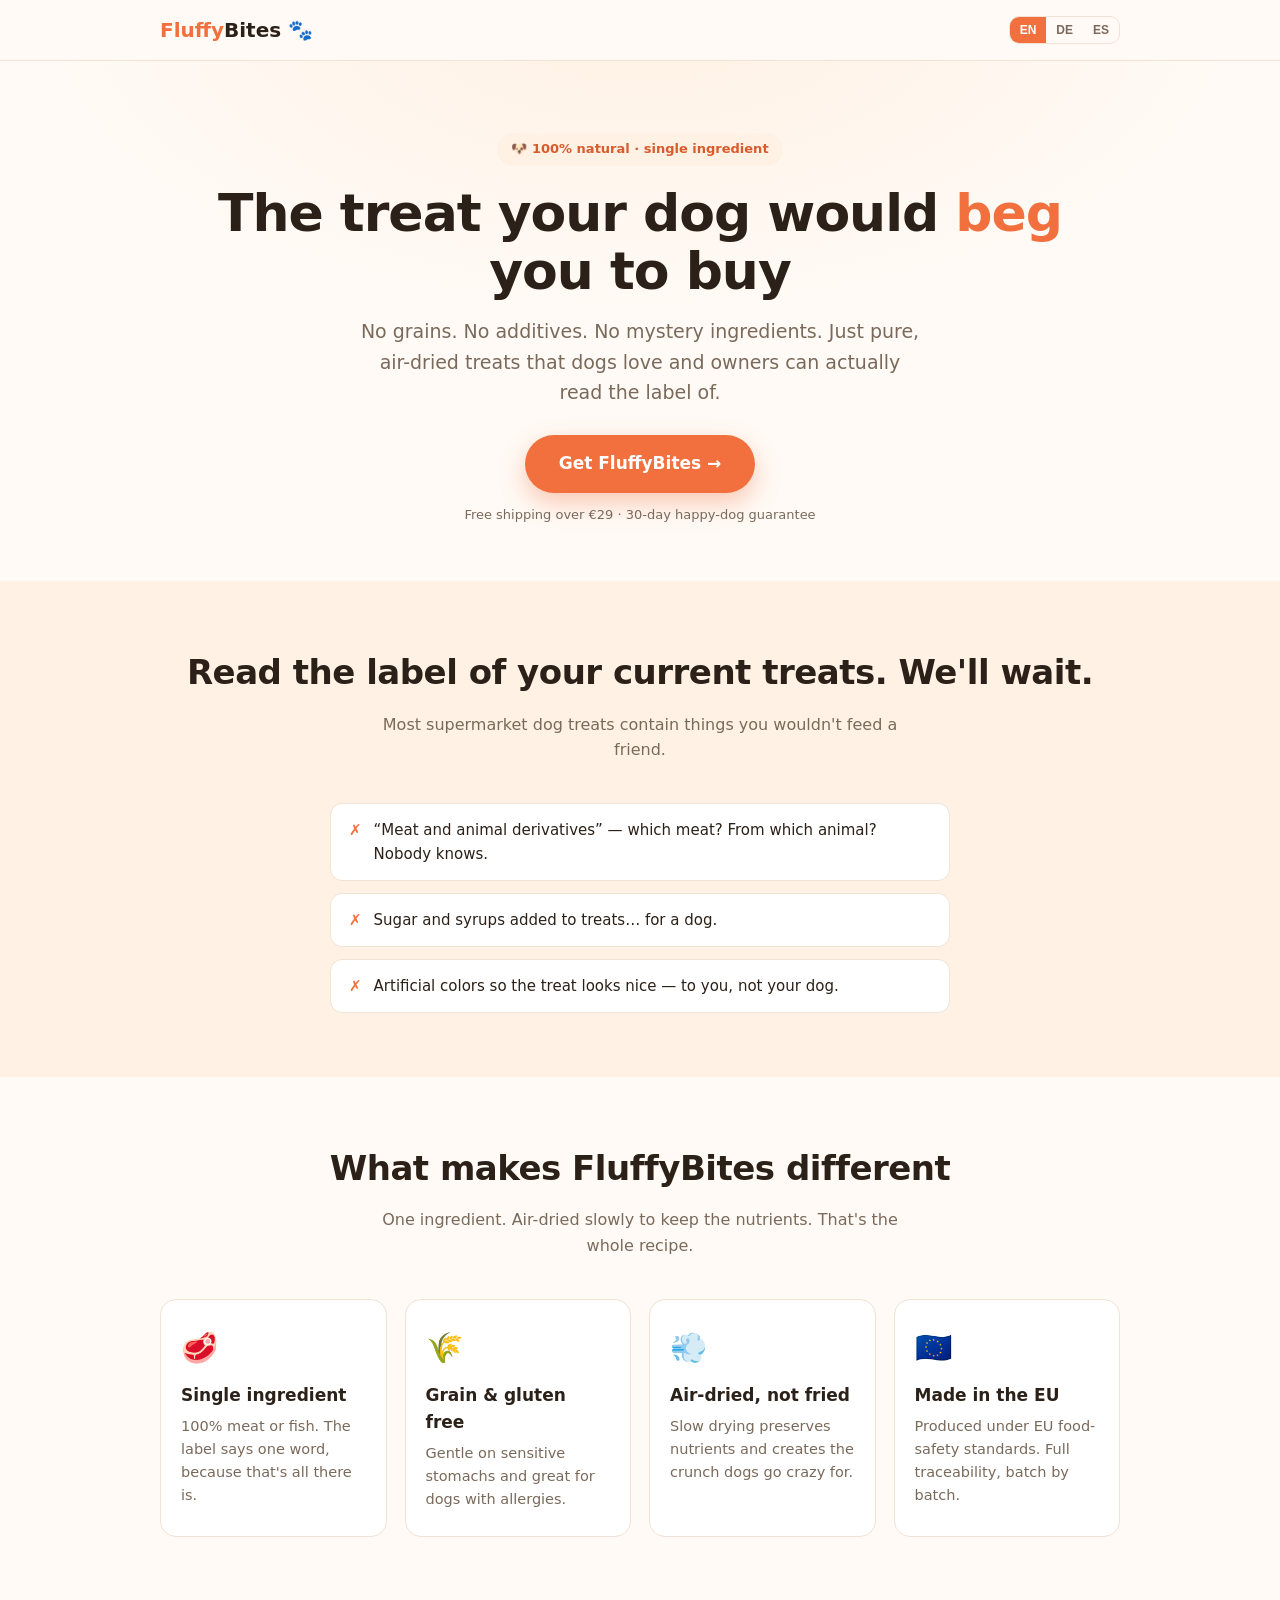
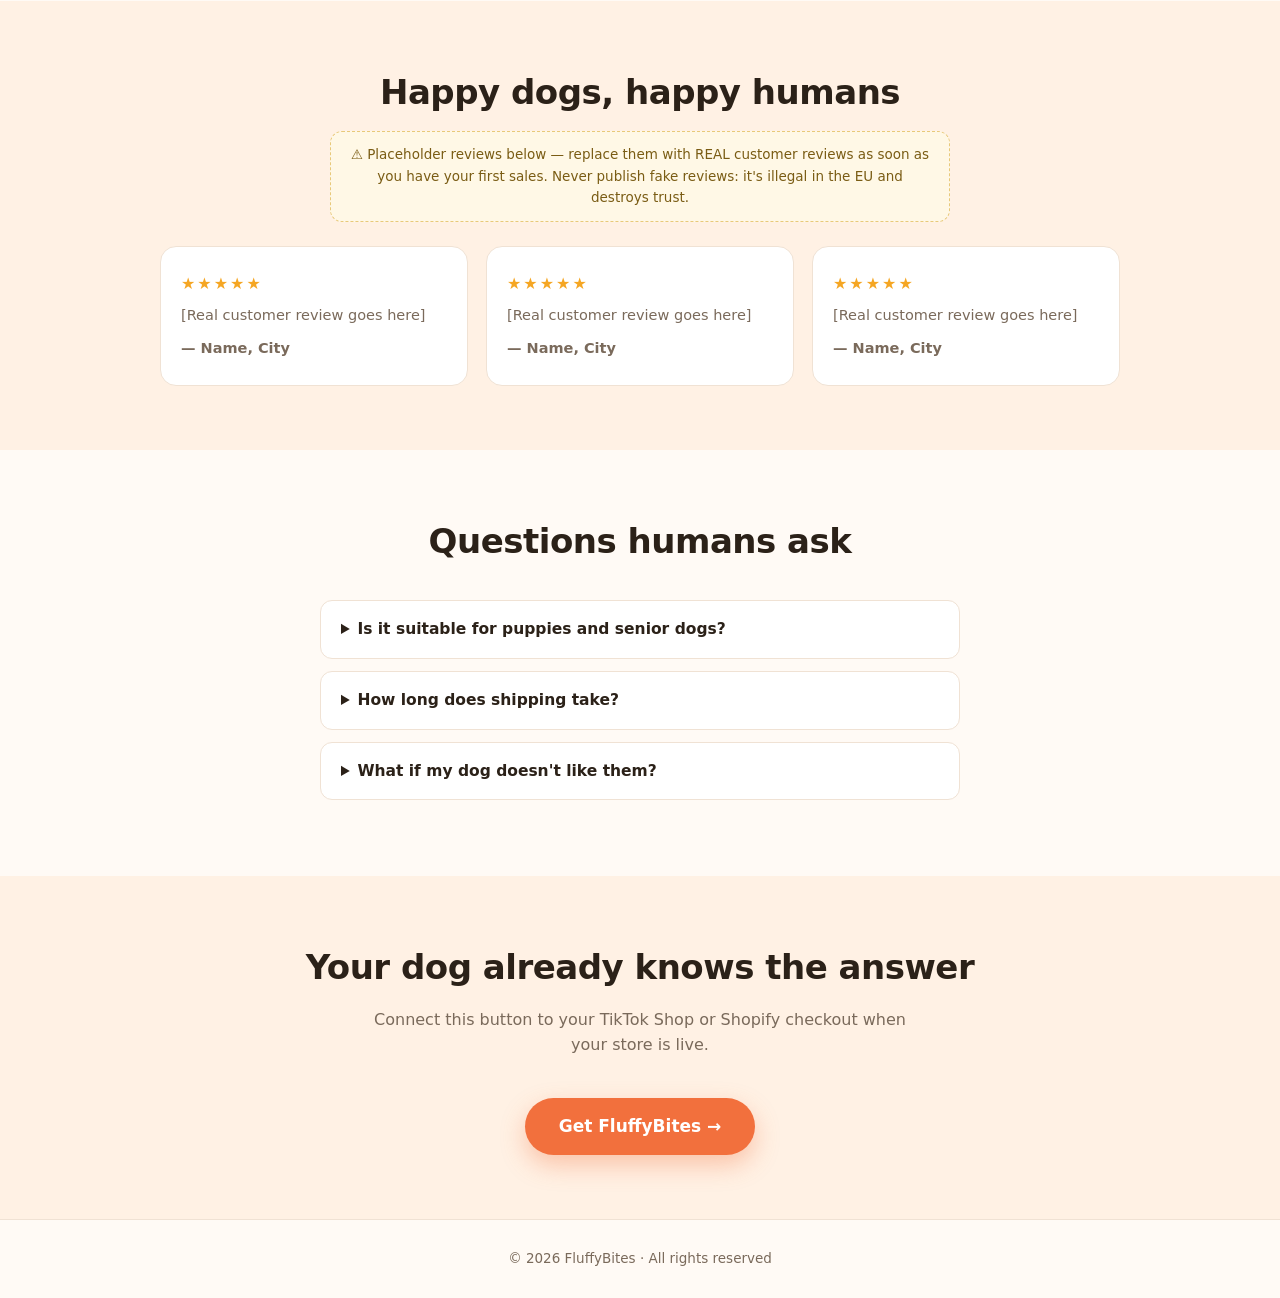
<file: fluffybites.html>
<!DOCTYPE html>
<html lang="en">
<head>
  <meta charset="UTF-8" />
  <meta name="viewport" content="width=device-width, initial-scale=1.0" />
  <title>FluffyBites — Natural Treats Dogs Go Crazy For</title>
  <meta name="description" content="FluffyBites: 100% natural, single-ingredient dog treats. No additives, no grains, no nonsense. Loved by dogs, trusted by owners." />
  <style>
    :root {
      --bg: #fffaf5;
      --ink: #2b2118;
      --muted: #7a6a5b;
      --brand: #f2703d;
      --brand-dark: #d95a2b;
      --cream: #fff1e4;
      --card: #ffffff;
      --border: #f0e2d4;
      --radius: 16px;
    }
    * { box-sizing: border-box; margin: 0; padding: 0; }
    html { scroll-behavior: smooth; }
    body {
      font-family: system-ui, -apple-system, "Segoe UI", Roboto, sans-serif;
      background: var(--bg);
      color: var(--ink);
      line-height: 1.6;
    }
    .container { max-width: 1000px; margin: 0 auto; padding: 0 20px; }
    a { text-decoration: none; color: inherit; }

    /* NAV */
    header {
      position: sticky; top: 0; z-index: 50;
      background: rgba(255, 250, 245, .92);
      backdrop-filter: blur(8px);
      border-bottom: 1px solid var(--border);
    }
    .nav { display: flex; align-items: center; justify-content: space-between; height: 60px; }
    .logo { font-weight: 800; font-size: 20px; color: var(--brand); }
    .logo span { color: var(--ink); }
    .lang-switch { display: flex; border: 1px solid var(--border); border-radius: 10px; overflow: hidden; }
    .lang-btn {
      background: transparent; border: none; padding: 6px 10px;
      font-weight: 700; font-size: 12px; color: var(--muted); cursor: pointer;
    }
    .lang-btn.is-active { background: var(--brand); color: #fff; }

    /* HERO */
    .hero { padding: 72px 0 56px; text-align: center; background: radial-gradient(600px 300px at 50% -10%, var(--cream), transparent); }
    .badge {
      display: inline-block; background: var(--cream); color: var(--brand-dark);
      font-weight: 700; font-size: 13px; padding: 6px 14px; border-radius: 999px; margin-bottom: 18px;
    }
    .hero h1 { font-size: clamp(30px, 5.5vw, 52px); font-weight: 800; line-height: 1.12; letter-spacing: -1px; margin-bottom: 16px; }
    .hero h1 em { color: var(--brand); font-style: normal; }
    .hero p.sub { color: var(--muted); font-size: clamp(16px, 2vw, 19px); max-width: 560px; margin: 0 auto 28px; }
    .cta {
      display: inline-block; background: var(--brand); color: #fff;
      font-weight: 700; font-size: 17px; padding: 15px 34px; border-radius: 999px;
      box-shadow: 0 10px 24px rgba(242, 112, 61, .35);
      transition: transform .15s, box-shadow .2s;
    }
    .cta:hover { transform: translateY(-2px); box-shadow: 0 14px 30px rgba(242, 112, 61, .45); }
    .cta-note { display: block; margin-top: 12px; color: var(--muted); font-size: 13px; }

    /* SECTIONS */
    section { padding: 64px 0; }
    .alt { background: var(--cream); }
    h2 { font-size: clamp(24px, 4vw, 34px); font-weight: 800; letter-spacing: -.5px; text-align: center; margin-bottom: 12px; }
    .section-sub { text-align: center; color: var(--muted); max-width: 560px; margin: 0 auto 40px; }

    .grid { display: grid; grid-template-columns: repeat(auto-fit, minmax(220px, 1fr)); gap: 18px; }
    .card {
      background: var(--card); border: 1px solid var(--border); border-radius: var(--radius);
      padding: 24px 20px;
    }
    .card .icon { font-size: 30px; margin-bottom: 10px; }
    .card h3 { font-size: 17px; margin-bottom: 6px; }
    .card p { color: var(--muted); font-size: 14.5px; }

    /* PAIN */
    .pain-list { max-width: 620px; margin: 0 auto; display: grid; gap: 12px; }
    .pain-item {
      background: var(--card); border: 1px solid var(--border); border-radius: 12px;
      padding: 14px 18px; display: flex; gap: 12px; align-items: flex-start; font-size: 15px;
    }
    .pain-item .x { color: var(--brand); font-weight: 800; }

    /* REVIEWS */
    .review-note {
      max-width: 620px; margin: 0 auto 24px; text-align: center;
      background: #fff8e6; border: 1px dashed #e8c97a; border-radius: 12px;
      padding: 12px 16px; color: #7a5c14; font-size: 13.5px;
    }
    .stars { color: #f5a623; letter-spacing: 2px; margin-bottom: 8px; }
    .review-name { margin-top: 10px; font-weight: 700; font-size: 14px; }

    /* FAQ */
    .faq { max-width: 640px; margin: 0 auto; }
    details {
      background: var(--card); border: 1px solid var(--border); border-radius: 12px;
      padding: 16px 20px; margin-bottom: 12px;
    }
    summary { font-weight: 700; cursor: pointer; font-size: 15.5px; }
    details p { color: var(--muted); margin-top: 10px; font-size: 14.5px; }

    footer { border-top: 1px solid var(--border); padding: 28px 0; text-align: center; color: var(--muted); font-size: 13.5px; }

    @media (max-width: 560px) {
      .hero { padding: 52px 0 44px; }
      section { padding: 48px 0; }
    }
  </style>
</head>
<body>
  <header>
    <nav class="nav container">
      <a href="#top" class="logo">Fluffy<span>Bites</span> 🐾</a>
      <div class="lang-switch" role="group" aria-label="Language">
        <button class="lang-btn is-active" data-lang="en" type="button">EN</button>
        <button class="lang-btn" data-lang="de" type="button">DE</button>
        <button class="lang-btn" data-lang="es" type="button">ES</button>
      </div>
    </nav>
  </header>

  <main id="top">
    <!-- HERO -->
    <section class="hero">
      <div class="container">
        <span class="badge"
          data-en="🐶 100% natural · single ingredient"
          data-de="🐶 100% natürlich · nur eine Zutat"
          data-es="🐶 100% natural · un solo ingrediente">🐶 100% natural · single ingredient</span>
        <h1
          data-en="The treat your dog would &lt;em&gt;beg&lt;/em&gt; you to buy"
          data-de="Der Snack, um den dein Hund dich &lt;em&gt;anbetteln&lt;/em&gt; würde"
          data-es="El premio que tu perro te &lt;em&gt;suplicaría&lt;/em&gt; comprar">
          The treat your dog would <em>beg</em> you to buy
        </h1>
        <p class="sub"
          data-en="No grains. No additives. No mystery ingredients. Just pure, air-dried treats that dogs love and owners can actually read the label of."
          data-de="Kein Getreide. Keine Zusatzstoffe. Keine mysteriösen Zutaten. Nur pure, luftgetrocknete Snacks, die Hunde lieben – mit einem Etikett, das man wirklich versteht."
          data-es="Sin cereales. Sin aditivos. Sin ingredientes misteriosos. Solo premios puros, secados al aire, que a los perros les encantan y cuya etiqueta puedes leer de verdad.">
          No grains. No additives. No mystery ingredients. Just pure, air-dried
          treats that dogs love and owners can actually read the label of.
        </p>
        <a href="#buy" class="cta"
          data-en="Get FluffyBites →"
          data-de="FluffyBites holen →"
          data-es="Consigue FluffyBites →">Get FluffyBites →</a>
        <span class="cta-note"
          data-en="Free shipping over €29 · 30-day happy-dog guarantee"
          data-de="Gratisversand ab 29 € · 30 Tage Zufriedenheitsgarantie"
          data-es="Envío gratis desde 29 € · Garantía de 30 días">Free shipping over €29 · 30-day happy-dog guarantee</span>
      </div>
    </section>

    <!-- PAIN -->
    <section class="alt">
      <div class="container">
        <h2 data-en="Read the label of your current treats. We'll wait."
            data-de="Lies mal das Etikett deiner jetzigen Snacks. Wir warten."
            data-es="Lee la etiqueta de tus premios actuales. Esperamos.">Read the label of your current treats. We'll wait.</h2>
        <p class="section-sub"
          data-en="Most supermarket dog treats contain things you wouldn't feed a friend."
          data-de="Die meisten Supermarkt-Snacks enthalten Dinge, die du keinem Freund geben würdest."
          data-es="La mayoría de los premios de supermercado contienen cosas que no le darías a un amigo.">Most supermarket dog treats contain things you wouldn't feed a friend.</p>
        <div class="pain-list">
          <div class="pain-item"><span class="x">✗</span><span
            data-en="“Meat and animal derivatives” — which meat? From which animal? Nobody knows."
            data-de="„Fleisch und tierische Nebenerzeugnisse“ – welches Fleisch? Von welchem Tier? Niemand weiß es."
            data-es="«Carne y derivados animales» — ¿qué carne? ¿De qué animal? Nadie lo sabe.">“Meat and animal derivatives” — which meat? From which animal? Nobody knows.</span></div>
          <div class="pain-item"><span class="x">✗</span><span
            data-en="Sugar and syrups added to treats… for a dog."
            data-de="Zucker und Sirup im Hundesnack… für einen Hund."
            data-es="Azúcar y jarabes añadidos a los premios… para un perro.">Sugar and syrups added to treats… for a dog.</span></div>
          <div class="pain-item"><span class="x">✗</span><span
            data-en="Artificial colors so the treat looks nice — to you, not your dog."
            data-de="Künstliche Farbstoffe, damit der Snack hübsch aussieht – für dich, nicht für deinen Hund."
            data-es="Colorantes artificiales para que el premio se vea bonito — para ti, no para tu perro.">Artificial colors so the treat looks nice — to you, not your dog.</span></div>
        </div>
      </div>
    </section>

    <!-- BENEFITS -->
    <section>
      <div class="container">
        <h2 data-en="What makes FluffyBites different"
            data-de="Was FluffyBites anders macht"
            data-es="Qué hace diferente a FluffyBites">What makes FluffyBites different</h2>
        <p class="section-sub"
          data-en="One ingredient. Air-dried slowly to keep the nutrients. That's the whole recipe."
          data-de="Eine Zutat. Schonend luftgetrocknet, damit die Nährstoffe erhalten bleiben. Das ist das ganze Rezept."
          data-es="Un ingrediente. Secado al aire lentamente para conservar los nutrientes. Esa es toda la receta.">One ingredient. Air-dried slowly to keep the nutrients. That's the whole recipe.</p>
        <div class="grid">
          <div class="card"><div class="icon">🥩</div>
            <h3 data-en="Single ingredient" data-de="Nur eine Zutat" data-es="Un solo ingrediente">Single ingredient</h3>
            <p data-en="100% meat or fish. The label says one word, because that's all there is."
               data-de="100% Fleisch oder Fisch. Auf dem Etikett steht ein Wort – mehr ist nicht drin."
               data-es="100% carne o pescado. La etiqueta dice una palabra, porque eso es todo lo que hay.">100% meat or fish. The label says one word, because that's all there is.</p></div>
          <div class="card"><div class="icon">🌾</div>
            <h3 data-en="Grain & gluten free" data-de="Getreide- & glutenfrei" data-es="Sin cereales ni gluten">Grain & gluten free</h3>
            <p data-en="Gentle on sensitive stomachs and great for dogs with allergies."
               data-de="Sanft zu empfindlichen Mägen und ideal für Hunde mit Allergien."
               data-es="Suave para estómagos sensibles e ideal para perros con alergias.">Gentle on sensitive stomachs and great for dogs with allergies.</p></div>
          <div class="card"><div class="icon">💨</div>
            <h3 data-en="Air-dried, not fried" data-de="Luftgetrocknet, nicht frittiert" data-es="Secado al aire, no frito">Air-dried, not fried</h3>
            <p data-en="Slow drying preserves nutrients and creates the crunch dogs go crazy for."
               data-de="Langsames Trocknen erhält Nährstoffe und sorgt für den Crunch, den Hunde lieben."
               data-es="El secado lento conserva los nutrientes y crea el crujido que vuelve locos a los perros.">Slow drying preserves nutrients and creates the crunch dogs go crazy for.</p></div>
          <div class="card"><div class="icon">🇪🇺</div>
            <h3 data-en="Made in the EU" data-de="Hergestellt in der EU" data-es="Hecho en la UE">Made in the EU</h3>
            <p data-en="Produced under EU food-safety standards. Full traceability, batch by batch."
               data-de="Produziert nach EU-Lebensmittelstandards. Volle Rückverfolgbarkeit, Charge für Charge."
               data-es="Producido bajo estándares de seguridad alimentaria de la UE. Trazabilidad total, lote a lote.">Produced under EU food-safety standards. Full traceability, batch by batch.</p></div>
        </div>
      </div>
    </section>

    <!-- REVIEWS -->
    <section class="alt">
      <div class="container">
        <h2 data-en="Happy dogs, happy humans"
            data-de="Glückliche Hunde, glückliche Menschen"
            data-es="Perros felices, humanos felices">Happy dogs, happy humans</h2>
        <div class="review-note"
          data-en="⚠️ Placeholder reviews below — replace them with REAL customer reviews as soon as you have your first sales. Never publish fake reviews: it's illegal in the EU and destroys trust."
          data-de="⚠️ Die Bewertungen unten sind Platzhalter — ersetze sie durch ECHTE Kundenbewertungen, sobald du erste Verkäufe hast. Veröffentliche niemals gefälschte Bewertungen: In der EU ist das illegal und zerstört Vertrauen."
          data-es="⚠️ Las reseñas de abajo son de ejemplo — sustitúyelas por reseñas REALES de clientes en cuanto tengas tus primeras ventas. Nunca publiques reseñas falsas: es ilegal en la UE y destruye la confianza.">
          ⚠️ Placeholder reviews below — replace them with REAL customer reviews as soon as
          you have your first sales. Never publish fake reviews: it's illegal in the EU and destroys trust.
        </div>
        <div class="grid">
          <div class="card">
            <div class="stars">★★★★★</div>
            <p data-en="[Real customer review goes here]" data-de="[Hier kommt eine echte Kundenbewertung hin]" data-es="[Aquí va una reseña real de cliente]">[Real customer review goes here]</p>
            <p class="review-name" data-en="— Name, City" data-de="— Name, Stadt" data-es="— Nombre, Ciudad">— Name, City</p>
          </div>
          <div class="card">
            <div class="stars">★★★★★</div>
            <p data-en="[Real customer review goes here]" data-de="[Hier kommt eine echte Kundenbewertung hin]" data-es="[Aquí va una reseña real de cliente]">[Real customer review goes here]</p>
            <p class="review-name" data-en="— Name, City" data-de="— Name, Stadt" data-es="— Nombre, Ciudad">— Name, City</p>
          </div>
          <div class="card">
            <div class="stars">★★★★★</div>
            <p data-en="[Real customer review goes here]" data-de="[Hier kommt eine echte Kundenbewertung hin]" data-es="[Aquí va una reseña real de cliente]">[Real customer review goes here]</p>
            <p class="review-name" data-en="— Name, City" data-de="— Name, Stadt" data-es="— Nombre, Ciudad">— Name, City</p>
          </div>
        </div>
      </div>
    </section>

    <!-- FAQ -->
    <section>
      <div class="container">
        <h2 data-en="Questions humans ask" data-de="Fragen, die Menschen stellen" data-es="Preguntas que hacen los humanos">Questions humans ask</h2>
        <div class="faq" style="margin-top: 32px;">
          <details>
            <summary data-en="Is it suitable for puppies and senior dogs?" data-de="Ist es für Welpen und ältere Hunde geeignet?" data-es="¿Es apto para cachorros y perros mayores?">Is it suitable for puppies and senior dogs?</summary>
            <p data-en="Yes — single-ingredient treats are gentle for all ages. For very small puppies, break the treat into smaller pieces."
               data-de="Ja — Snacks mit nur einer Zutat sind für alle Altersstufen geeignet. Für sehr kleine Welpen den Snack in kleinere Stücke brechen."
               data-es="Sí — los premios de un solo ingrediente son suaves para todas las edades. Para cachorros muy pequeños, parte el premio en trozos más pequeños.">Yes — single-ingredient treats are gentle for all ages. For very small puppies, break the treat into smaller pieces.</p>
          </details>
          <details>
            <summary data-en="How long does shipping take?" data-de="Wie lange dauert der Versand?" data-es="¿Cuánto tarda el envío?">How long does shipping take?</summary>
            <p data-en="[Fill in with your real shipping times once your supplier is set up.]"
               data-de="[Trage hier deine echten Versandzeiten ein, sobald dein Lieferant feststeht.]"
               data-es="[Rellena con tus tiempos de envío reales cuando tengas configurado tu proveedor.]">[Fill in with your real shipping times once your supplier is set up.]</p>
          </details>
          <details>
            <summary data-en="What if my dog doesn't like them?" data-de="Was, wenn mein Hund sie nicht mag?" data-es="¿Y si a mi perro no le gustan?">What if my dog doesn't like them?</summary>
            <p data-en="30-day guarantee: if your dog isn't excited, we refund you. No forms, no drama."
               data-de="30-Tage-Garantie: Wenn dein Hund nicht begeistert ist, bekommst du dein Geld zurück. Ohne Formulare, ohne Drama."
               data-es="Garantía de 30 días: si tu perro no se emociona, te devolvemos el dinero. Sin formularios, sin dramas.">30-day guarantee: if your dog isn't excited, we refund you. No forms, no drama.</p>
          </details>
        </div>
      </div>
    </section>

    <!-- FINAL CTA -->
    <section class="alt" id="buy" style="text-align:center;">
      <div class="container">
        <h2 data-en="Your dog already knows the answer" data-de="Dein Hund kennt die Antwort schon" data-es="Tu perro ya sabe la respuesta">Your dog already knows the answer</h2>
        <p class="section-sub"
          data-en="Connect this button to your TikTok Shop or Shopify checkout when your store is live."
          data-de="Verbinde diesen Button mit deinem TikTok Shop oder Shopify-Checkout, sobald dein Store live ist."
          data-es="Conecta este botón a tu TikTok Shop o checkout de Shopify cuando tu tienda esté activa.">Connect this button to your TikTok Shop or Shopify checkout when your store is live.</p>
        <a href="#" class="cta"
          data-en="Get FluffyBites →" data-de="FluffyBites holen →" data-es="Consigue FluffyBites →">Get FluffyBites →</a>
      </div>
    </section>
  </main>

  <footer>
    <div class="container">
      <p>© <span id="year"></span> FluffyBites ·
        <span data-en="All rights reserved" data-de="Alle Rechte vorbehalten" data-es="Todos los derechos reservados">All rights reserved</span>
      </p>
    </div>
  </footer>

  <script>
    document.getElementById("year").textContent = new Date().getFullYear();

    function applyLanguage(lang) {
      document.documentElement.lang = lang;
      document.querySelectorAll("[data-" + lang + "]").forEach(function (el) {
        el.innerHTML = el.getAttribute("data-" + lang);
      });
      document.querySelectorAll(".lang-btn").forEach(function (btn) {
        btn.classList.toggle("is-active", btn.getAttribute("data-lang") === lang);
      });
      try { localStorage.setItem("fbLang", lang); } catch (e) {}
    }
    document.querySelectorAll(".lang-btn").forEach(function (btn) {
      btn.addEventListener("click", function () { applyLanguage(btn.getAttribute("data-lang")); });
    });
    (function () {
      var lang = "en";
      try {
        var saved = localStorage.getItem("fbLang");
        if (["en", "de", "es"].indexOf(saved) !== -1) lang = saved;
        else {
          var nav = (navigator.language || "").toLowerCase();
          if (nav.indexOf("de") === 0) lang = "de";
          else if (nav.indexOf("es") === 0) lang = "es";
        }
      } catch (e) {}
      applyLanguage(lang);
    })();
  </script>
</body>
</html>
</file>
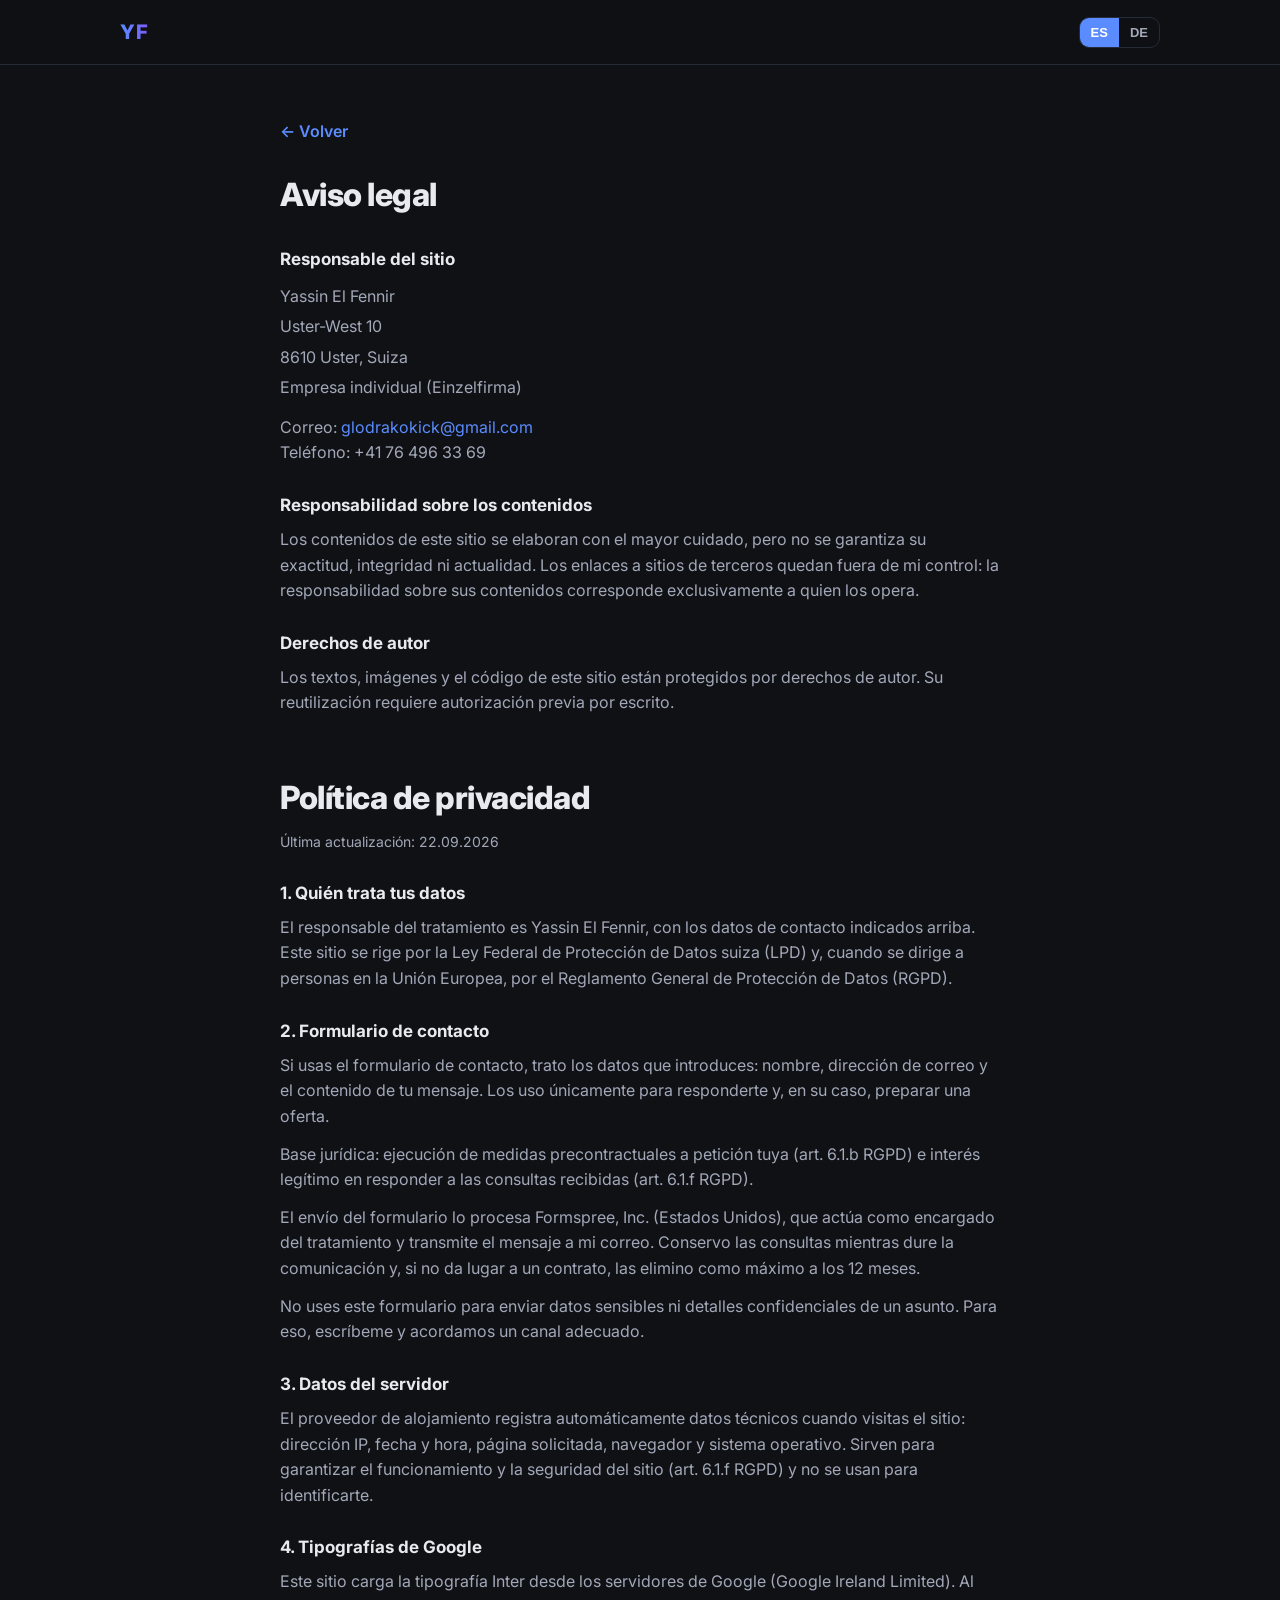
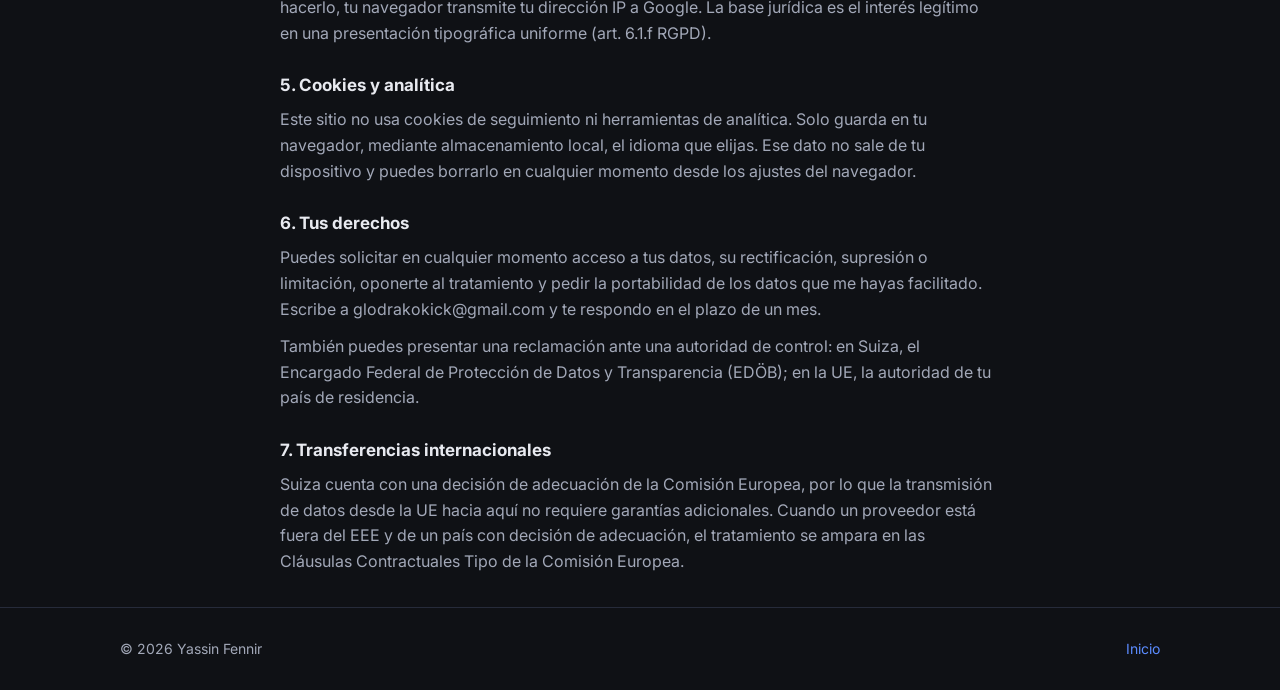
<file: legal.html>
<!DOCTYPE html>
<html lang="es">
<head>
  <meta charset="UTF-8" />
  <meta name="viewport" content="width=device-width, initial-scale=1.0" />
  <title>Aviso legal y privacidad — Yassin Fennir</title>
  <meta name="description" content="Aviso legal y política de privacidad de Yassin Fennir." />
  <meta name="robots" content="index, follow" />
  <link rel="preconnect" href="https://fonts.googleapis.com" />
  <link rel="preconnect" href="https://fonts.gstatic.com" crossorigin />
  <link href="https://fonts.googleapis.com/css2?family=Inter:wght@400;500;600;700;800&display=swap" rel="stylesheet" />
  <link rel="stylesheet" href="styles.css" />
</head>
<body>
  <header class="site-header">
    <nav class="nav container">
      <a href="index.html" class="brand">YF</a>
      <div class="lang-switch" role="group" aria-label="Idioma / Sprache">
        <button class="lang-btn is-active" data-lang="es" type="button">ES</button>
        <button class="lang-btn" data-lang="de" type="button">DE</button>
      </div>
    </nav>
  </header>

  <main class="legal-wrap">
    <a href="index.html" class="cv-back" data-es="← Volver" data-de="← Zurück">← Volver</a>

    <h1 data-es="Aviso legal" data-de="Impressum">Aviso legal</h1>

    <section class="legal-section">
      <h2 data-es="Responsable del sitio" data-de="Verantwortlich für diese Website">Responsable del sitio</h2>
      <p class="legal-fill">
        Yassin El Fennir<br />
        Uster-West 10<br />
        8610 Uster, <span data-es="Suiza" data-de="Schweiz">Suiza</span><br />
        <span data-es="Empresa individual (Einzelfirma)" data-de="Einzelunternehmen">Empresa individual (Einzelfirma)</span><br />
      </p>
      <p>
        <span data-es="Correo:" data-de="E-Mail:">Correo:</span>
        <a href="mailto:glodrakokick@gmail.com">glodrakokick@gmail.com</a><br />
        <span data-es="Teléfono:" data-de="Telefon:">Teléfono:</span> +41 76 496 33 69
      </p>
    </section>

    <section class="legal-section">
      <h2 data-es="Responsabilidad sobre los contenidos" data-de="Haftung für Inhalte">Responsabilidad sobre los contenidos</h2>
      <p data-es="Los contenidos de este sitio se elaboran con el mayor cuidado, pero no se garantiza su exactitud, integridad ni actualidad. Los enlaces a sitios de terceros quedan fuera de mi control: la responsabilidad sobre sus contenidos corresponde exclusivamente a quien los opera."
         data-de="Die Inhalte dieser Website werden mit grösster Sorgfalt erstellt. Für Richtigkeit, Vollständigkeit und Aktualität wird keine Gewähr übernommen. Links zu Websites Dritter liegen ausserhalb meines Einflussbereichs; für deren Inhalte ist ausschliesslich der jeweilige Betreiber verantwortlich.">Los contenidos de este sitio se elaboran con el mayor cuidado, pero no se garantiza su exactitud, integridad ni actualidad. Los enlaces a sitios de terceros quedan fuera de mi control: la responsabilidad sobre sus contenidos corresponde exclusivamente a quien los opera.</p>
    </section>

    <section class="legal-section">
      <h2 data-es="Derechos de autor" data-de="Urheberrecht">Derechos de autor</h2>
      <p data-es="Los textos, imágenes y el código de este sitio están protegidos por derechos de autor. Su reutilización requiere autorización previa por escrito."
         data-de="Texte, Bilder und Code dieser Website sind urheberrechtlich geschützt. Eine Weiterverwendung bedarf der vorherigen schriftlichen Zustimmung.">Los textos, imágenes y el código de este sitio están protegidos por derechos de autor. Su reutilización requiere autorización previa por escrito.</p>
    </section>

    <h1 style="margin-top:56px" data-es="Política de privacidad" data-de="Datenschutzerklärung">Política de privacidad</h1>
    <p class="legal-date">
      <span data-es="Última actualización:" data-de="Stand:">Última actualización:</span> 22.09.2026
    </p>

    <section class="legal-section">
      <h2 data-es="1. Quién trata tus datos" data-de="1. Verantwortliche Stelle">1. Quién trata tus datos</h2>
      <p data-es="El responsable del tratamiento es Yassin El Fennir, con los datos de contacto indicados arriba. Este sitio se rige por la Ley Federal de Protección de Datos suiza (LPD) y, cuando se dirige a personas en la Unión Europea, por el Reglamento General de Protección de Datos (RGPD)."
         data-de="Verantwortliche Stelle ist Yassin El Fennir mit den oben genannten Kontaktdaten. Diese Website untersteht dem Schweizer Datenschutzgesetz (DSG) und, soweit sie sich an Personen in der Europäischen Union richtet, der Datenschutz-Grundverordnung (DSGVO).">El responsable del tratamiento es Yassin El Fennir, con los datos de contacto indicados arriba. Este sitio se rige por la Ley Federal de Protección de Datos suiza (LPD) y, cuando se dirige a personas en la Unión Europea, por el Reglamento General de Protección de Datos (RGPD).</p>
    </section>

    <section class="legal-section">
      <h2 data-es="2. Formulario de contacto" data-de="2. Kontaktformular">2. Formulario de contacto</h2>
      <p data-es="Si usas el formulario de contacto, trato los datos que introduces: nombre, dirección de correo y el contenido de tu mensaje. Los uso únicamente para responderte y, en su caso, preparar una oferta."
         data-de="Wenn Sie das Kontaktformular nutzen, verarbeite ich die von Ihnen eingegebenen Daten: Name, E-Mail-Adresse und den Inhalt Ihrer Nachricht. Ich verwende sie ausschliesslich, um Ihnen zu antworten und gegebenenfalls ein Angebot zu erstellen.">Si usas el formulario de contacto, trato los datos que introduces: nombre, dirección de correo y el contenido de tu mensaje. Los uso únicamente para responderte y, en su caso, preparar una oferta.</p>
      <p data-es="Base jurídica: ejecución de medidas precontractuales a petición tuya (art. 6.1.b RGPD) e interés legítimo en responder a las consultas recibidas (art. 6.1.f RGPD)."
         data-de="Rechtsgrundlage: Durchführung vorvertraglicher Massnahmen auf Ihre Anfrage (Art. 6 Abs. 1 lit. b DSGVO) sowie berechtigtes Interesse an der Beantwortung von Anfragen (Art. 6 Abs. 1 lit. f DSGVO).">Base jurídica: ejecución de medidas precontractuales a petición tuya (art. 6.1.b RGPD) e interés legítimo en responder a las consultas recibidas (art. 6.1.f RGPD).</p>
      <p data-es="El envío del formulario lo procesa Formspree, Inc. (Estados Unidos), que actúa como encargado del tratamiento y transmite el mensaje a mi correo. Conservo las consultas mientras dure la comunicación y, si no da lugar a un contrato, las elimino como máximo a los 12 meses."
         data-de="Der Formularversand wird von Formspree, Inc. (USA) abgewickelt, die als Auftragsverarbeiterin handelt und die Nachricht an mein Postfach weiterleitet. Anfragen bewahre ich für die Dauer der Korrespondenz auf und lösche sie spätestens nach 12 Monaten, sofern kein Vertrag zustande kommt.">El envío del formulario lo procesa Formspree, Inc. (Estados Unidos), que actúa como encargado del tratamiento y transmite el mensaje a mi correo. Conservo las consultas mientras dure la comunicación y, si no da lugar a un contrato, las elimino como máximo a los 12 meses.</p>
      <p data-es="No uses este formulario para enviar datos sensibles ni detalles confidenciales de un asunto. Para eso, escríbeme y acordamos un canal adecuado."
         data-de="Bitte senden Sie über dieses Formular keine besonders schützenswerten Daten und keine vertraulichen Angaben zu einem Fall. Schreiben Sie mir in diesem Fall, damit wir einen geeigneten Kanal vereinbaren.">No uses este formulario para enviar datos sensibles ni detalles confidenciales de un asunto. Para eso, escríbeme y acordamos un canal adecuado.</p>
    </section>

    <section class="legal-section">
      <h2 data-es="3. Datos del servidor" data-de="3. Server-Logdaten">3. Datos del servidor</h2>
      <p data-es="El proveedor de alojamiento registra automáticamente datos técnicos cuando visitas el sitio: dirección IP, fecha y hora, página solicitada, navegador y sistema operativo. Sirven para garantizar el funcionamiento y la seguridad del sitio (art. 6.1.f RGPD) y no se usan para identificarte."
         data-de="Der Hosting-Anbieter erfasst beim Besuch automatisch technische Daten: IP-Adresse, Datum und Uhrzeit, aufgerufene Seite, Browser und Betriebssystem. Sie dienen dem sicheren Betrieb der Website (Art. 6 Abs. 1 lit. f DSGVO) und werden nicht zu Ihrer Identifizierung verwendet.">El proveedor de alojamiento registra automáticamente datos técnicos cuando visitas el sitio: dirección IP, fecha y hora, página solicitada, navegador y sistema operativo. Sirven para garantizar el funcionamiento y la seguridad del sitio (art. 6.1.f RGPD) y no se usan para identificarte.</p>
    </section>

    <section class="legal-section">
      <h2 data-es="4. Tipografías de Google" data-de="4. Google Fonts">4. Tipografías de Google</h2>
      <p data-es="Este sitio carga la tipografía Inter desde los servidores de Google (Google Ireland Limited). Al hacerlo, tu navegador transmite tu dirección IP a Google. La base jurídica es el interés legítimo en una presentación tipográfica uniforme (art. 6.1.f RGPD)."
         data-de="Diese Website lädt die Schriftart Inter von Servern von Google (Google Ireland Limited). Dabei übermittelt Ihr Browser Ihre IP-Adresse an Google. Rechtsgrundlage ist das berechtigte Interesse an einer einheitlichen Schriftdarstellung (Art. 6 Abs. 1 lit. f DSGVO).">Este sitio carga la tipografía Inter desde los servidores de Google (Google Ireland Limited). Al hacerlo, tu navegador transmite tu dirección IP a Google. La base jurídica es el interés legítimo en una presentación tipográfica uniforme (art. 6.1.f RGPD).</p>
    </section>

    <section class="legal-section">
      <h2 data-es="5. Cookies y analítica" data-de="5. Cookies und Analyse">5. Cookies y analítica</h2>
      <p data-es="Este sitio no usa cookies de seguimiento ni herramientas de analítica. Solo guarda en tu navegador, mediante almacenamiento local, el idioma que elijas. Ese dato no sale de tu dispositivo y puedes borrarlo en cualquier momento desde los ajustes del navegador."
         data-de="Diese Website verwendet keine Tracking-Cookies und keine Analysewerkzeuge. Gespeichert wird lediglich im lokalen Speicher Ihres Browsers die von Ihnen gewählte Sprache. Diese Information verlässt Ihr Gerät nicht und kann jederzeit in den Browsereinstellungen gelöscht werden.">Este sitio no usa cookies de seguimiento ni herramientas de analítica. Solo guarda en tu navegador, mediante almacenamiento local, el idioma que elijas. Ese dato no sale de tu dispositivo y puedes borrarlo en cualquier momento desde los ajustes del navegador.</p>
    </section>

    <section class="legal-section">
      <h2 data-es="6. Tus derechos" data-de="6. Ihre Rechte">6. Tus derechos</h2>
      <p data-es="Puedes solicitar en cualquier momento acceso a tus datos, su rectificación, supresión o limitación, oponerte al tratamiento y pedir la portabilidad de los datos que me hayas facilitado. Escribe a glodrakokick@gmail.com y te respondo en el plazo de un mes."
         data-de="Sie können jederzeit Auskunft über Ihre Daten, deren Berichtigung, Löschung oder Einschränkung verlangen, der Verarbeitung widersprechen und die Übertragung der von Ihnen bereitgestellten Daten verlangen. Schreiben Sie an glodrakokick@gmail.com; ich antworte innerhalb eines Monats.">Puedes solicitar en cualquier momento acceso a tus datos, su rectificación, supresión o limitación, oponerte al tratamiento y pedir la portabilidad de los datos que me hayas facilitado. Escribe a glodrakokick@gmail.com y te respondo en el plazo de un mes.</p>
      <p data-es="También puedes presentar una reclamación ante una autoridad de control: en Suiza, el Encargado Federal de Protección de Datos y Transparencia (EDÖB); en la UE, la autoridad de tu país de residencia."
         data-de="Sie können sich zudem bei einer Aufsichtsbehörde beschweren: in der Schweiz beim Eidgenössischen Datenschutz- und Öffentlichkeitsbeauftragten (EDÖB), in der EU bei der Behörde Ihres Wohnsitzlandes.">También puedes presentar una reclamación ante una autoridad de control: en Suiza, el Encargado Federal de Protección de Datos y Transparencia (EDÖB); en la UE, la autoridad de tu país de residencia.</p>
    </section>

    <section class="legal-section">
      <h2 data-es="7. Transferencias internacionales" data-de="7. Datenübermittlung ins Ausland">7. Transferencias internacionales</h2>
      <p data-es="Suiza cuenta con una decisión de adecuación de la Comisión Europea, por lo que la transmisión de datos desde la UE hacia aquí no requiere garantías adicionales. Cuando un proveedor está fuera del EEE y de un país con decisión de adecuación, el tratamiento se ampara en las Cláusulas Contractuales Tipo de la Comisión Europea."
         data-de="Für die Schweiz besteht ein Angemessenheitsbeschluss der Europäischen Kommission; die Übermittlung von Daten aus der EU hierher erfordert daher keine zusätzlichen Garantien. Befindet sich ein Anbieter ausserhalb des EWR und ausserhalb eines Landes mit Angemessenheitsbeschluss, stützt sich die Verarbeitung auf die Standardvertragsklauseln der Europäischen Kommission.">Suiza cuenta con una decisión de adecuación de la Comisión Europea, por lo que la transmisión de datos desde la UE hacia aquí no requiere garantías adicionales. Cuando un proveedor está fuera del EEE y de un país con decisión de adecuación, el tratamiento se ampara en las Cláusulas Contractuales Tipo de la Comisión Europea.</p>
    </section>
  </main>

  <footer class="site-footer">
    <div class="container footer-inner">
      <p>© <span id="year"></span> Yassin Fennir</p>
      <p><a href="index.html" data-es="Inicio" data-de="Startseite">Inicio</a></p>
    </div>
  </footer>

  <script src="script.js"></script>
</body>
</html>
</file>
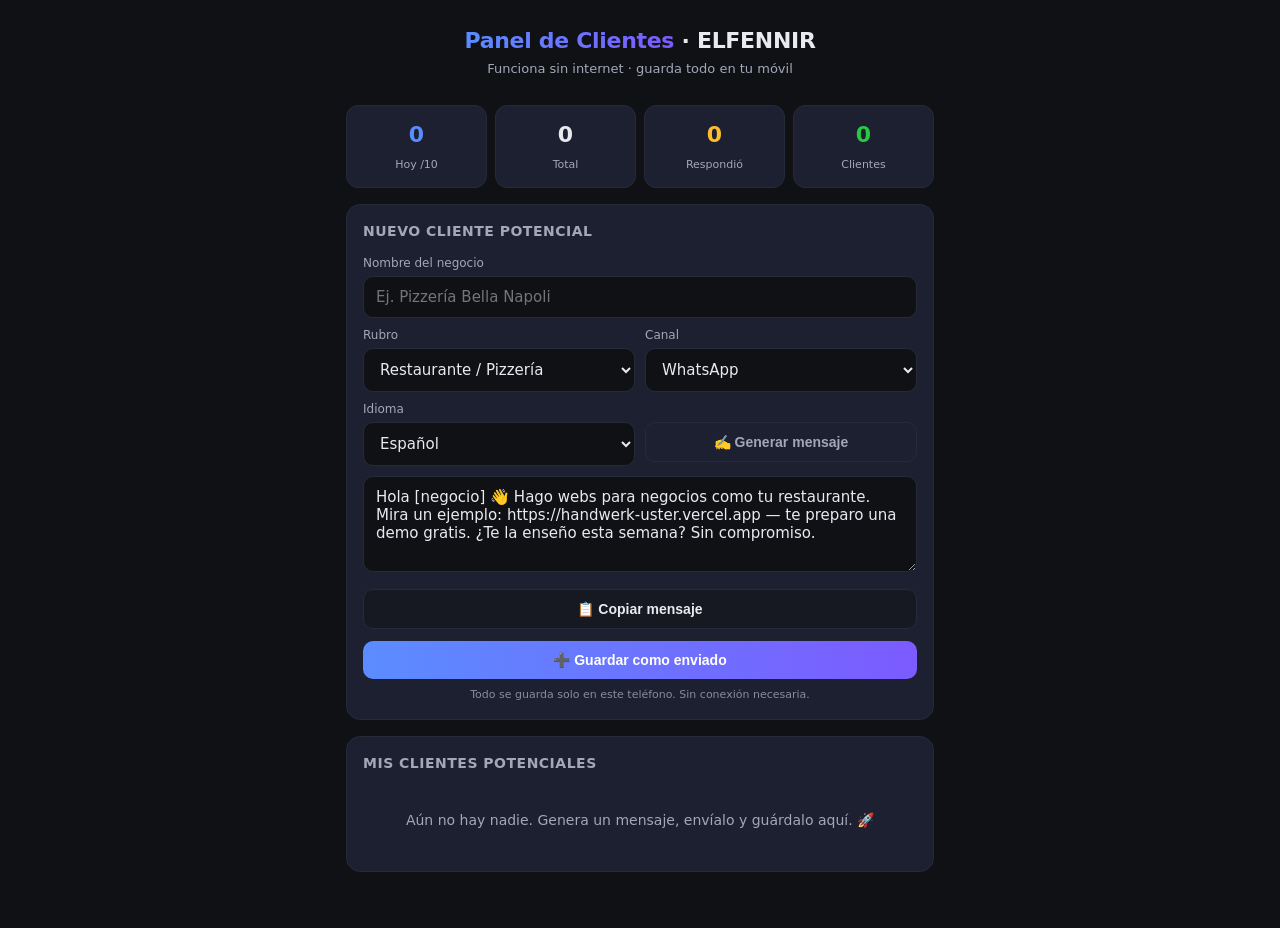
<file: panel-clientes.html>
<!doctype html>
<html lang="es">
<head>
<meta charset="utf-8" />
<meta name="viewport" content="width=device-width, initial-scale=1, viewport-fit=cover" />
<title>Panel de Clientes — ELFENNIR</title>
<style>
  :root{
    --bg:#0f1115; --bg2:#161922; --card:#1c2030; --text:#e8eaf0;
    --muted:#a2a8b8; --accent:#5b8cff; --accent2:#7c5bff; --border:#262b3a;
    --green:#28c840; --amber:#febc2e; --red:#ff5f57;
  }
  *{box-sizing:border-box;margin:0;padding:0}
  body{font-family:Inter,system-ui,-apple-system,Segoe UI,Roboto,sans-serif;background:var(--bg);color:var(--text);line-height:1.5;padding:0 0 40px;-webkit-font-smoothing:antialiased}
  .wrap{max-width:620px;margin:0 auto;padding:0 16px}
  header{padding:24px 0 10px;text-align:center}
  header h1{font-size:22px;font-weight:800;letter-spacing:-.3px}
  header h1 span{background:linear-gradient(90deg,var(--accent),var(--accent2));-webkit-background-clip:text;background-clip:text;color:transparent}
  header p{color:var(--muted);font-size:13px;margin-top:2px}

  .stats{display:grid;grid-template-columns:repeat(4,1fr);gap:8px;margin:16px 0}
  .stat{background:var(--card);border:1px solid var(--border);border-radius:12px;padding:12px 6px;text-align:center}
  .stat b{display:block;font-size:22px;font-weight:800}
  .stat small{color:var(--muted);font-size:11px}
  .stat.goal b{color:var(--accent)}
  .stat.rep b{color:var(--amber)}
  .stat.cli b{color:var(--green)}

  .panel{background:var(--card);border:1px solid var(--border);border-radius:14px;padding:16px;margin-bottom:16px}
  .panel h2{font-size:14px;font-weight:700;margin-bottom:12px;color:var(--muted);text-transform:uppercase;letter-spacing:.5px}
  #followPanel{border-color:var(--amber);background:linear-gradient(180deg,rgba(254,188,46,.08),var(--card))}
  #followPanel h2{color:var(--amber)}
  label{display:block;font-size:12px;color:var(--muted);margin:8px 0 4px}
  input,select,textarea{width:100%;background:var(--bg);border:1px solid var(--border);border-radius:10px;padding:11px 12px;color:var(--text);font-family:inherit;font-size:15px}
  input:focus,select:focus,textarea:focus{outline:none;border-color:var(--accent)}
  .row{display:flex;gap:10px}.row>div{flex:1}
  textarea{resize:vertical;min-height:96px;margin-top:10px}
  .btn{display:inline-flex;align-items:center;justify-content:center;gap:6px;border:none;cursor:pointer;border-radius:10px;font-weight:600;font-size:14px;padding:11px 16px;transition:transform .1s,opacity .2s}
  .btn:active{transform:scale(.97)}
  .btn-primary{background:linear-gradient(90deg,var(--accent),var(--accent2));color:#fff;width:100%;margin-top:12px}
  .btn-copy{background:var(--bg2);color:var(--text);border:1px solid var(--border);margin-top:10px;width:100%}
  .btn-ghost{background:transparent;color:var(--muted);border:1px solid var(--border)}

  .prospect{background:var(--card);border:1px solid var(--border);border-radius:12px;padding:12px 14px;margin-bottom:10px}
  .prospect.due{border-color:var(--amber)}
  .prospect .top{display:flex;justify-content:space-between;align-items:flex-start;gap:8px}
  .prospect .name{font-weight:700;font-size:15px}
  .prospect .meta{color:var(--muted);font-size:12px;margin-top:1px}
  .badge{font-size:11px;font-weight:700;padding:3px 9px;border-radius:999px;white-space:nowrap}
  .b-sent{background:rgba(91,140,255,.15);color:var(--accent)}
  .b-rep{background:rgba(254,188,46,.15);color:var(--amber)}
  .b-cli{background:rgba(40,200,64,.15);color:var(--green)}
  .b-desc{background:rgba(162,168,184,.15);color:var(--muted)}
  .days{font-size:11px;color:var(--amber);margin-top:4px;font-weight:600}
  .actions{display:flex;gap:6px;margin-top:10px;flex-wrap:wrap}
  .actions button{flex:1;min-width:64px;padding:7px 4px;font-size:12px;border-radius:8px;border:1px solid var(--border);background:var(--bg);color:var(--muted);cursor:pointer}
  .actions button.on{border-color:transparent;color:#fff}
  .actions button.on.s{background:var(--accent)}
  .actions button.on.r{background:var(--amber);color:#111}
  .actions button.on.c{background:var(--green);color:#111}
  .actions button.on.d{background:#3a3f52}
  .follow-row{display:flex;justify-content:space-between;align-items:center;gap:10px;padding:9px 0;border-bottom:1px solid var(--border)}
  .follow-row:last-child{border-bottom:none}
  .follow-row .fr-name{font-weight:600;font-size:14px}
  .follow-row .fr-days{color:var(--amber);font-size:12px}
  .btn-follow{background:var(--amber);color:#111;padding:7px 14px;border-radius:8px;border:none;font-weight:700;font-size:13px;cursor:pointer;white-space:nowrap}
  .empty{color:var(--muted);text-align:center;padding:24px;font-size:14px}
  .del{background:none;border:none;color:var(--muted);cursor:pointer;font-size:16px;line-height:1}
  .offline-note{text-align:center;color:var(--muted);font-size:11px;margin-top:8px;opacity:.8}
</style>
</head>
<body>
<div class="wrap">
  <header>
    <h1><span>Panel de Clientes</span> · ELFENNIR</h1>
    <p>Funciona sin internet · guarda todo en tu móvil</p>
  </header>

  <div class="stats">
    <div class="stat goal"><b id="stSent">0</b><small>Hoy /10</small></div>
    <div class="stat"><b id="stTotal">0</b><small>Total</small></div>
    <div class="stat rep"><b id="stRep">0</b><small>Respondió</small></div>
    <div class="stat cli"><b id="stCli">0</b><small>Clientes</small></div>
  </div>

  <div class="panel" id="followPanel" style="display:none">
    <h2>🔔 Para seguir hoy</h2>
    <div id="followList"></div>
  </div>

  <div class="panel">
    <h2>Nuevo cliente potencial</h2>
    <label>Nombre del negocio</label>
    <input id="fName" placeholder="Ej. Pizzería Bella Napoli" />
    <div class="row">
      <div>
        <label>Rubro</label>
        <select id="fType">
          <option value="restaurante">Restaurante / Pizzería</option>
          <option value="belleza">Peluquería / Belleza</option>
          <option value="handwerk">Oficios / Handwerk</option>
          <option value="tienda">Tienda / Comercio</option>
          <option value="salud">Salud / Consulta</option>
          <option value="otro">Otro negocio</option>
        </select>
      </div>
      <div>
        <label>Canal</label>
        <select id="fChannel">
          <option value="wa">WhatsApp</option>
          <option value="email">Email</option>
          <option value="ig">Instagram DM</option>
        </select>
      </div>
    </div>
    <div class="row">
      <div>
        <label>Idioma</label>
        <select id="fLang"><option value="es">Español</option><option value="de">Deutsch</option></select>
      </div>
      <div>
        <label>&nbsp;</label>
        <button class="btn btn-ghost" style="width:100%" onclick="genMessage()">✍️ Generar mensaje</button>
      </div>
    </div>
    <textarea id="fMsg" placeholder="El mensaje listo aparecerá aquí…"></textarea>
    <button class="btn btn-copy" onclick="copyMsg()">📋 Copiar mensaje</button>
    <button class="btn btn-primary" onclick="addProspect()">➕ Guardar como enviado</button>
    <div class="offline-note">Todo se guarda solo en este teléfono. Sin conexión necesaria.</div>
  </div>

  <div class="panel">
    <h2>Mis clientes potenciales</h2>
    <div id="list"></div>
  </div>
</div>

<script>
const FOLLOW_DAYS = 3; // días sin respuesta para recordar seguimiento
const DEMOS = {
  restaurante:"handwerk-uster.vercel.app", belleza:"studio-beauty-zurich.vercel.app",
  handwerk:"handwerk-uster.vercel.app", tienda:"handwerk-uster.vercel.app",
  salud:"studio-beauty-zurich.vercel.app", otro:"handwerk-uster.vercel.app"
};
const RUBRO_ES = {restaurante:"tu restaurante",belleza:"tu salón",handwerk:"tu negocio de oficios",tienda:"tu tienda",salud:"tu consulta",otro:"tu negocio"};
const RUBRO_DE = {restaurante:"dein Restaurant",belleza:"dein Salon",handwerk:"dein Handwerksbetrieb",tienda:"dein Geschäft",salud:"deine Praxis",otro:"dein Unternehmen"};

function tpl(name,type,channel,lang){
  const demo="https://"+DEMOS[type];
  if(lang==="de"){
    const r=RUBRO_DE[type];
    if(channel==="email") return "Betreff: Neue Webseite für "+name+" (Gratis-Demo)\n\nHallo "+name+",\nich gestalte moderne Webseiten für lokale Unternehmen. Beispiel: "+demo+"\nIch baue dir eine Gratis-Demo für "+r+" – du zahlst nur, wenn sie dir gefällt.\nInteresse?\nGrüsse, Yassin — elfennir.com";
    return "Hallo "+name+" 👋 Ich baue Webseiten für Unternehmen wie "+r+". Beispiel: "+demo+" — ich mache dir eine Gratis-Demo. Diese Woche zeigen? Unverbindlich.";
  }
  const r=RUBRO_ES[type];
  if(channel==="email") return "Asunto: Una web nueva para "+name+" (demo gratis)\n\nHola "+name+",\ndiseño webs modernas para negocios locales. Un ejemplo: "+demo+"\nTe preparo una demo gratis para "+r+" y solo pagas si te encanta.\n¿Te interesa?\nSaludos, Yassin — elfennir.com";
  return "Hola "+name+" 👋 Hago webs para negocios como "+r+". Mira un ejemplo: "+demo+" — te preparo una demo gratis. ¿Te la enseño esta semana? Sin compromiso.";
}
function followTpl(name,type,lang){
  const demo="https://"+DEMOS[type];
  if(lang==="de") return "Hallo "+name+" 👋 Ich hatte dir vor ein paar Tagen wegen einer Webseite geschrieben. Hast du es gesehen? Beispiel: "+demo+" — ich mache dir gern eine Gratis-Demo 😊";
  return "Hola "+name+" 👋 Te escribí hace unos días sobre una web para tu negocio. ¿Lo viste? Aquí el ejemplo otra vez: "+demo+" — sin compromiso, te hago la demo gratis 😊";
}

function genMessage(){
  const name=(document.getElementById("fName").value||"").trim()||"[negocio]";
  document.getElementById("fMsg").value=tpl(name,document.getElementById("fType").value,document.getElementById("fChannel").value,document.getElementById("fLang").value);
}
function doCopy(text,msg){
  navigator.clipboard.writeText(text).then(()=>flash(msg||"📋 Copiado")).catch(()=>{
    const t=document.createElement("textarea");t.value=text;document.body.appendChild(t);t.select();document.execCommand("copy");t.remove();flash(msg||"📋 Copiado");
  });
}
function copyMsg(){ const t=document.getElementById("fMsg"); if(!t.value) genMessage(); doCopy(t.value); }
function flash(msg){
  const d=document.createElement("div"); d.textContent=msg;
  d.style.cssText="position:fixed;left:50%;bottom:24px;transform:translateX(-50%);background:#28c840;color:#111;font-weight:700;padding:10px 18px;border-radius:999px;z-index:99;font-size:14px";
  document.body.appendChild(d); setTimeout(()=>d.remove(),1400);
}

const KEY="elfennir_prospects_v1";
function load(){ try{ return JSON.parse(localStorage.getItem(KEY)||"[]"); }catch(e){ return []; } }
function save(a){ localStorage.setItem(KEY,JSON.stringify(a)); }
function today(){ return new Date().toISOString().slice(0,10); }
function daysSince(dateStr){ if(!dateStr) return 0; const d=new Date(dateStr+"T00:00:00"); return Math.floor((Date.now()-d.getTime())/86400000); }

function addProspect(){
  const name=(document.getElementById("fName").value||"").trim();
  if(!name){ flash("⚠️ Escribe el nombre"); return; }
  const arr=load();
  arr.unshift({id:Date.now(),name,type:document.getElementById("fType").value,channel:document.getElementById("fChannel").value,lang:document.getElementById("fLang").value,status:"sent",date:today(),lastContact:today()});
  save(arr);
  document.getElementById("fName").value="";document.getElementById("fMsg").value="";
  render(); flash("✅ Guardado como enviado");
}
function setStatus(id,st){
  const arr=load(); const p=arr.find(x=>x.id===id); if(!p)return;
  p.status=(p.status===st)?"sent":st; p.lastContact=today(); save(arr); render();
}
function del(id){ save(load().filter(x=>x.id!==id)); render(); }
function followUp(id){
  const arr=load(); const p=arr.find(x=>x.id===id); if(!p)return;
  doCopy(followTpl(p.name,p.type,p.lang),"📋 Mensaje de seguimiento copiado");
  p.lastContact=today(); save(arr); render();
}

const CH={wa:"WhatsApp",email:"Email",ig:"Instagram"};
const TY={restaurante:"Restaurante",belleza:"Belleza",handwerk:"Handwerk",tienda:"Tienda",salud:"Salud",otro:"Negocio"};
const BADGE={sent:["b-sent","Enviado"],replied:["b-rep","Respondió"],client:["b-cli","Cliente ✅"],discarded:["b-desc","Descartado"]};
function needsFollow(p){ return (p.status==="sent"||p.status==="replied") && daysSince(p.lastContact||p.date)>=FOLLOW_DAYS; }

function render(){
  const arr=load(); const t=today();
  document.getElementById("stSent").textContent=arr.filter(p=>p.date===t).length;
  document.getElementById("stTotal").textContent=arr.length;
  document.getElementById("stRep").textContent=arr.filter(p=>p.status==="replied"||p.status==="client").length;
  document.getElementById("stCli").textContent=arr.filter(p=>p.status==="client").length;

  // Seguimientos pendientes
  const due=arr.filter(needsFollow);
  const fp=document.getElementById("followPanel"), fl=document.getElementById("followList");
  if(due.length){
    fp.style.display="block"; fl.innerHTML="";
    for(const p of due){
      const row=document.createElement("div"); row.className="follow-row";
      row.innerHTML='<div><div class="fr-name"></div><div class="fr-days">Sin respuesta hace '+daysSince(p.lastContact||p.date)+' días</div></div><button class="btn-follow">Seguir 🔔</button>';
      row.querySelector(".fr-name").textContent=p.name;
      row.querySelector(".btn-follow").onclick=()=>followUp(p.id);
      fl.appendChild(row);
    }
  } else { fp.style.display="none"; }

  // Lista completa
  const list=document.getElementById("list");
  if(arr.length===0){ list.innerHTML='<div class="empty">Aún no hay nadie. Genera un mensaje, envíalo y guárdalo aquí. 🚀</div>'; return; }
  list.innerHTML="";
  for(const p of arr){
    const b=BADGE[p.status]||BADGE.sent; const df=needsFollow(p);
    const el=document.createElement("div"); el.className="prospect"+(df?" due":"");
    el.innerHTML=
      '<div class="top"><div><div class="name"></div><div class="meta">'+(TY[p.type]||"")+" · "+(CH[p.channel]||"")+" · "+p.date+'</div>'+
      (df?'<div class="days">🔔 Seguir — '+daysSince(p.lastContact||p.date)+' días sin respuesta</div>':'')+
      '</div><div style="display:flex;gap:8px;align-items:center"><span class="badge '+b[0]+'">'+b[1]+'</span><button class="del" title="Borrar">✕</button></div></div>'+
      '<div class="actions">'+
        '<button class="s'+(p.status==="sent"?" on s":"")+'" data-st="sent">Enviado</button>'+
        '<button class="r'+(p.status==="replied"?" on r":"")+'" data-st="replied">Respondió</button>'+
        '<button class="c'+(p.status==="client"?" on c":"")+'" data-st="client">Cliente</button>'+
        '<button class="d'+(p.status==="discarded"?" on d":"")+'" data-st="discarded">Descartar</button>'+
      '</div>';
    el.querySelector(".name").textContent=p.name;
    el.querySelector(".del").onclick=()=>{ if(confirm("¿Borrar a "+p.name+"?")) del(p.id); };
    el.querySelectorAll(".actions button").forEach(btn=>btn.onclick=()=>setStatus(p.id,btn.dataset.st));
    list.appendChild(el);
  }
}
genMessage();
render();
</script>
</body>
</html>
</file>
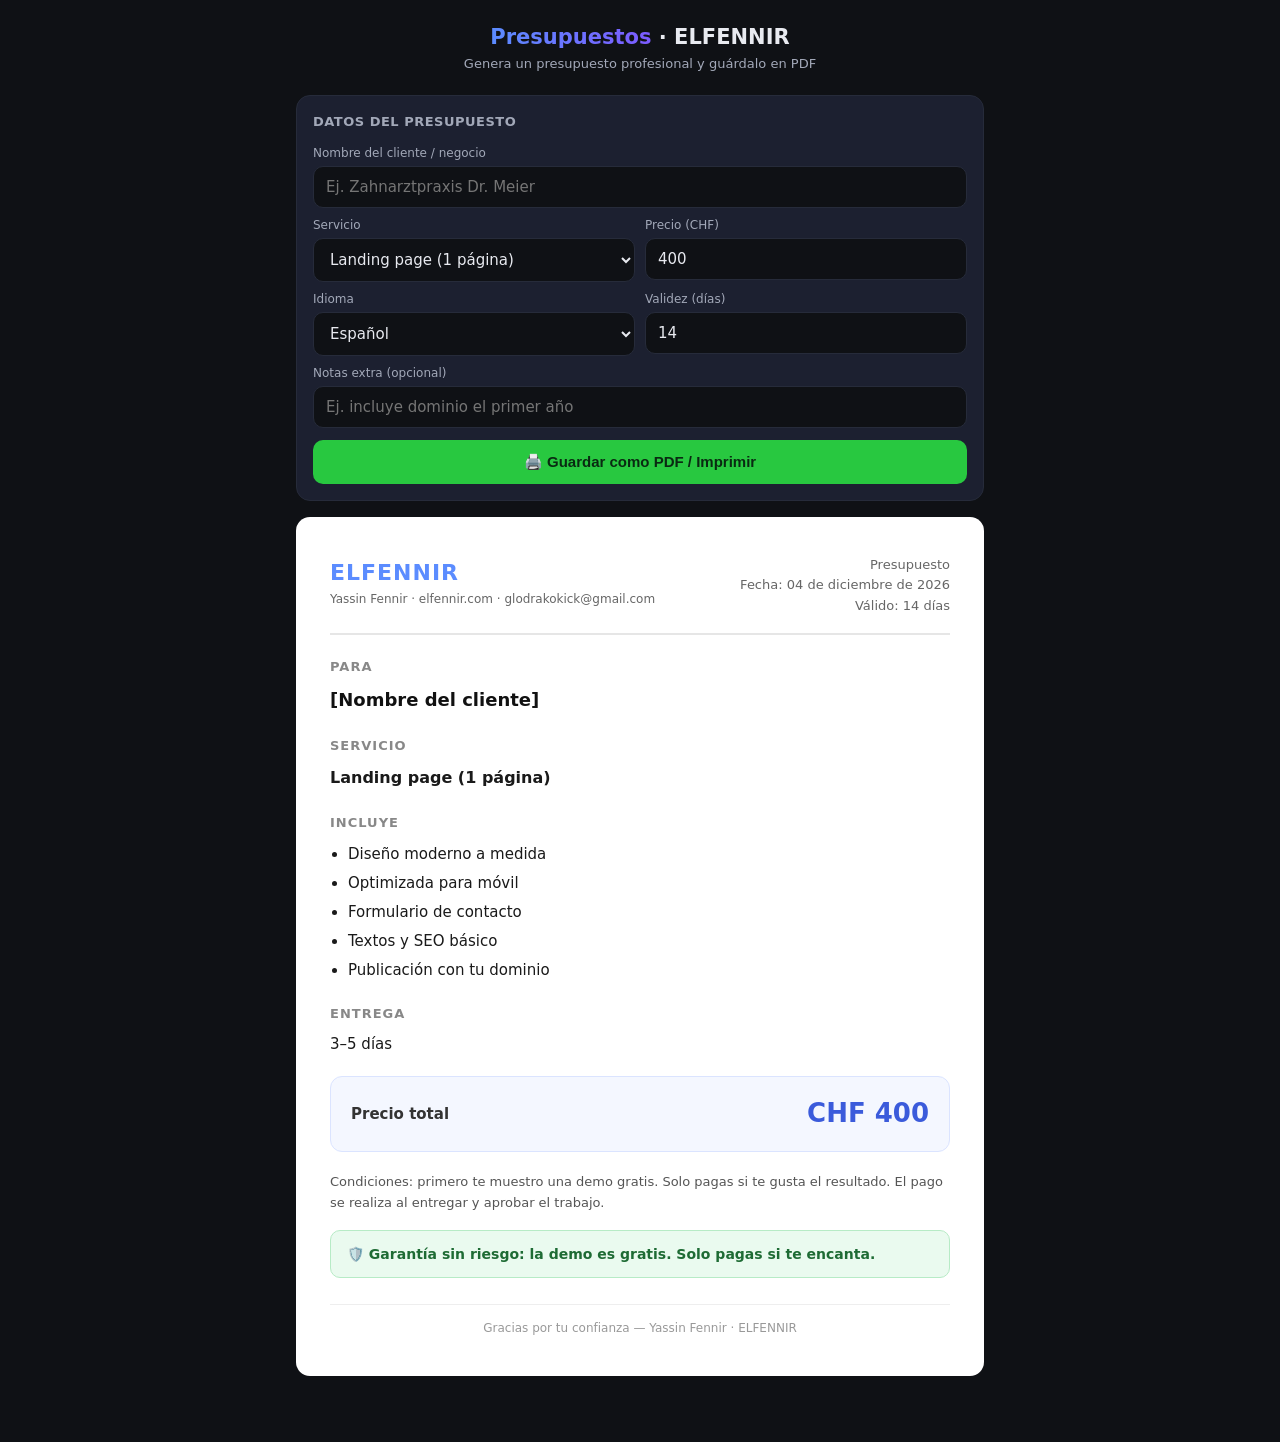
<file: presupuesto.html>
<!doctype html>
<html lang="es">
<head>
<meta charset="utf-8" />
<meta name="viewport" content="width=device-width, initial-scale=1, viewport-fit=cover" />
<title>Presupuestos — ELFENNIR</title>
<style>
  :root{--bg:#0f1115;--card:#1c2030;--text:#e8eaf0;--muted:#a2a8b8;--accent:#5b8cff;--accent2:#7c5bff;--border:#262b3a}
  *{box-sizing:border-box;margin:0;padding:0}
  body{font-family:Inter,system-ui,-apple-system,Segoe UI,Roboto,sans-serif;background:var(--bg);color:var(--text);line-height:1.5;padding:0 0 50px;-webkit-font-smoothing:antialiased}
  .wrap{max-width:720px;margin:0 auto;padding:0 16px}
  header{padding:22px 0 6px;text-align:center}
  header h1{font-size:21px;font-weight:800}
  header h1 span{background:linear-gradient(90deg,var(--accent),var(--accent2));-webkit-background-clip:text;background-clip:text;color:transparent}
  header p{color:var(--muted);font-size:13px}

  .panel{background:var(--card);border:1px solid var(--border);border-radius:14px;padding:16px;margin:16px 0}
  .panel h2{font-size:13px;font-weight:700;margin-bottom:12px;color:var(--muted);text-transform:uppercase;letter-spacing:.5px}
  label{display:block;font-size:12px;color:var(--muted);margin:8px 0 4px}
  input,select,textarea{width:100%;background:var(--bg);border:1px solid var(--border);border-radius:10px;padding:11px 12px;color:var(--text);font-family:inherit;font-size:15px}
  input:focus,select:focus,textarea:focus{outline:none;border-color:var(--accent)}
  .row{display:flex;gap:10px}.row>div{flex:1}
  .btn{border:none;cursor:pointer;border-radius:10px;font-weight:700;font-size:15px;padding:13px 16px;width:100%;margin-top:12px}
  .btn-primary{background:linear-gradient(90deg,var(--accent),var(--accent2));color:#fff}
  .btn-print{background:#28c840;color:#0a2a12}

  /* DOCUMENTO (papel blanco, imprimible) */
  .doc{background:#fff;color:#1a1a1a;border-radius:14px;padding:38px 34px;margin:16px 0;font-size:15px;line-height:1.6}
  .doc .d-head{display:flex;justify-content:space-between;align-items:flex-start;border-bottom:2px solid #e6e6e6;padding-bottom:16px;margin-bottom:20px;flex-wrap:wrap;gap:10px}
  .doc .brand{font-size:22px;font-weight:800;letter-spacing:1px;color:#5b8cff}
  .doc .brand small{display:block;font-size:12px;font-weight:500;color:#666;letter-spacing:0}
  .doc .d-meta{text-align:right;font-size:13px;color:#666}
  .doc h3{font-size:13px;text-transform:uppercase;letter-spacing:1px;color:#888;margin:22px 0 8px}
  .doc .client{font-size:18px;font-weight:700;color:#111}
  .doc ul{margin:6px 0 0 18px}.doc li{margin-bottom:5px}
  .doc .price-box{display:flex;justify-content:space-between;align-items:center;background:#f4f7ff;border:1px solid #dbe4ff;border-radius:12px;padding:16px 20px;margin:20px 0}
  .doc .price-box .p-label{font-weight:600;color:#333}
  .doc .price-box .p-val{font-size:26px;font-weight:800;color:#3b5bdb}
  .doc .terms{font-size:13px;color:#555}
  .doc .guarantee{background:#eafaef;border:1px solid #b7ebc6;border-radius:10px;padding:12px 16px;margin-top:16px;color:#1e6b34;font-weight:600;font-size:14px}
  .doc .foot{margin-top:26px;border-top:1px solid #eee;padding-top:14px;font-size:12px;color:#999;text-align:center}

  @media print{
    body{background:#fff;padding:0}
    .no-print{display:none !important}
    .wrap{max-width:100%;padding:0}
    .doc{border-radius:0;margin:0;box-shadow:none;padding:32px}
  }
</style>
</head>
<body>
<div class="wrap">
  <header class="no-print">
    <h1><span>Presupuestos</span> · ELFENNIR</h1>
    <p>Genera un presupuesto profesional y guárdalo en PDF</p>
  </header>

  <div class="panel no-print">
    <h2>Datos del presupuesto</h2>
    <label>Nombre del cliente / negocio</label>
    <input id="fClient" placeholder="Ej. Zahnarztpraxis Dr. Meier" oninput="render()" />
    <div class="row">
      <div>
        <label>Servicio</label>
        <select id="fService" onchange="onService()">
          <option value="landing">Landing page (1 página)</option>
          <option value="web">Web completa (3–5 secciones)</option>
          <option value="galeria">Galería de eventos con QR</option>
          <option value="seo">SEO mensual</option>
          <option value="mant">Mantenimiento mensual</option>
        </select>
      </div>
      <div>
        <label>Precio (CHF)</label>
        <input id="fPrice" type="number" min="0" value="400" oninput="render()" />
      </div>
    </div>
    <div class="row">
      <div>
        <label>Idioma</label>
        <select id="fLang" onchange="render()"><option value="es">Español</option><option value="de">Deutsch</option></select>
      </div>
      <div>
        <label>Validez (días)</label>
        <input id="fValid" type="number" min="1" value="14" oninput="render()" />
      </div>
    </div>
    <label>Notas extra (opcional)</label>
    <input id="fNotes" placeholder="Ej. incluye dominio el primer año" oninput="render()" />
    <button class="btn btn-print" onclick="window.print()">🖨️ Guardar como PDF / Imprimir</button>
  </div>

  <div class="doc" id="doc"></div>
</div>

<script>
const T = {
  es:{
    quote:"Presupuesto", date:"Fecha", valid:"Válido", days:"días", for:"Para", service:"Servicio",
    includes:"Incluye", time:"Entrega", price:"Precio total", priceM:"Precio mensual",
    terms:"Condiciones: primero te muestro una demo gratis. Solo pagas si te gusta el resultado. El pago se realiza al entregar y aprobar el trabajo.",
    guarantee:"🛡️ Garantía sin riesgo: la demo es gratis. Solo pagas si te encanta.",
    thanks:"Gracias por tu confianza — Yassin Fennir · ELFENNIR"
  },
  de:{
    quote:"Angebot", date:"Datum", valid:"Gültig", days:"Tage", for:"Für", service:"Leistung",
    includes:"Enthält", time:"Lieferung", price:"Gesamtpreis", priceM:"Monatspreis",
    terms:"Konditionen: zuerst zeige ich Ihnen eine kostenlose Demo. Sie zahlen nur, wenn Ihnen das Ergebnis gefällt. Die Zahlung erfolgt nach Lieferung und Freigabe.",
    guarantee:"🛡️ Risikofreie Garantie: die Demo ist kostenlos. Sie zahlen nur, wenn es Ihnen gefällt.",
    thanks:"Danke für Ihr Vertrauen — Yassin Fennir · ELFENNIR"
  }
};
const SERVICES = {
  landing:{price:400,recurring:false,es:{name:"Landing page (1 página)",time:"3–5 días",scope:["Diseño moderno a medida","Optimizada para móvil","Formulario de contacto","Textos y SEO básico","Publicación con tu dominio"]},de:{name:"Landingpage (1 Seite)",time:"3–5 Tage",scope:["Modernes, individuelles Design","Für Mobilgeräte optimiert","Kontaktformular","Texte und Basis-SEO","Veröffentlichung mit Ihrer Domain"]}},
  web:{price:900,recurring:false,es:{name:"Web completa (3–5 secciones)",time:"1–2 semanas",scope:["Varias secciones (inicio, servicios, sobre ti, contacto)","Galería de trabajos","Diseño premium y responsive","SEO básico y velocidad","Bilingüe si lo necesitas (ES/DE)"]},de:{name:"Webseite (3–5 Seiten)",time:"1–2 Wochen",scope:["Mehrere Seiten (Start, Leistungen, Über, Kontakt)","Arbeitsgalerie","Hochwertiges, responsives Design","Basis-SEO und Geschwindigkeit","Zweisprachig auf Wunsch (DE/ES)"]}},
  galeria:{price:220,recurring:false,es:{name:"Galería de eventos con QR",time:"2–4 días",scope:["Galería compartida para el evento","Los invitados suben fotos y videos por QR","Diseño a juego con tu evento","Alojamiento seguro","Listo el día del evento"]},de:{name:"Event-Galerie mit QR",time:"2–4 Tage",scope:["Geteilte Galerie für das Event","Gäste laden Fotos & Videos per QR hoch","Passendes Design zum Event","Sicheres Hosting","Bereit am Eventtag"]}},
  seo:{price:75,recurring:true,es:{name:"SEO mensual",time:"mensual",scope:["Optimización de palabras clave","Mejora de textos y estructura","Informe de posiciones","Ajustes continuos"]},de:{name:"SEO monatlich",time:"monatlich",scope:["Keyword-Optimierung","Verbesserung von Texten und Struktur","Ranking-Bericht","Laufende Anpassungen"]}},
  mant:{price:45,recurring:true,es:{name:"Mantenimiento mensual",time:"mensual",scope:["Actualizaciones y copias de seguridad","Pequeños cambios de textos/fotos","Revisión de que todo funcione","Soporte por email"]},de:{name:"Wartung monatlich",time:"monatlich",scope:["Updates und Backups","Kleine Text-/Bildänderungen","Funktionsprüfung","E-Mail-Support"]}}
};

function onService(){ document.getElementById("fPrice").value = SERVICES[document.getElementById("fService").value].price; render(); }

function fmtDate(lang){
  const d=new Date();
  return d.toLocaleDateString(lang==="de"?"de-CH":"es-ES",{day:"2-digit",month:"long",year:"numeric"});
}
function esc(s){return String(s).replace(/[&<>]/g,c=>({"&":"&amp;","<":"&lt;",">":"&gt;"}[c]));}

function render(){
  const lang=document.getElementById("fLang").value, t=T[lang];
  const skey=document.getElementById("fService").value, s=SERVICES[skey][lang], rec=SERVICES[skey].recurring;
  const client=(document.getElementById("fClient").value||"").trim()||(lang==="de"?"[Kundenname]":"[Nombre del cliente]");
  const price=parseInt(document.getElementById("fPrice").value||"0",10);
  const valid=parseInt(document.getElementById("fValid").value||"14",10);
  const notes=(document.getElementById("fNotes").value||"").trim();

  document.getElementById("doc").innerHTML =
    '<div class="d-head"><div class="brand">ELFENNIR<small>Yassin Fennir · elfennir.com · glodrakokick@gmail.com</small></div>'+
    '<div class="d-meta">'+t.quote+'<br>'+t.date+': '+fmtDate(lang)+'<br>'+t.valid+': '+valid+' '+t.days+'</div></div>'+
    '<h3>'+t.for+'</h3><div class="client">'+esc(client)+'</div>'+
    '<h3>'+t.service+'</h3><div style="font-weight:600;font-size:16px">'+s.name+'</div>'+
    '<h3>'+t.includes+'</h3><ul>'+s.scope.map(x=>'<li>'+esc(x)+'</li>').join('')+(notes?'<li>'+esc(notes)+'</li>':'')+'</ul>'+
    '<h3>'+t.time+'</h3><div>'+s.time+'</div>'+
    '<div class="price-box"><span class="p-label">'+(rec?t.priceM:t.price)+'</span><span class="p-val">CHF '+price+(rec?' / '+(lang==="de"?"Monat":"mes"):'')+'</span></div>'+
    '<div class="terms">'+t.terms+'</div>'+
    '<div class="guarantee">'+t.guarantee+'</div>'+
    '<div class="foot">'+t.thanks+'</div>';
}
render();
</script>
</body>
</html>
</file>
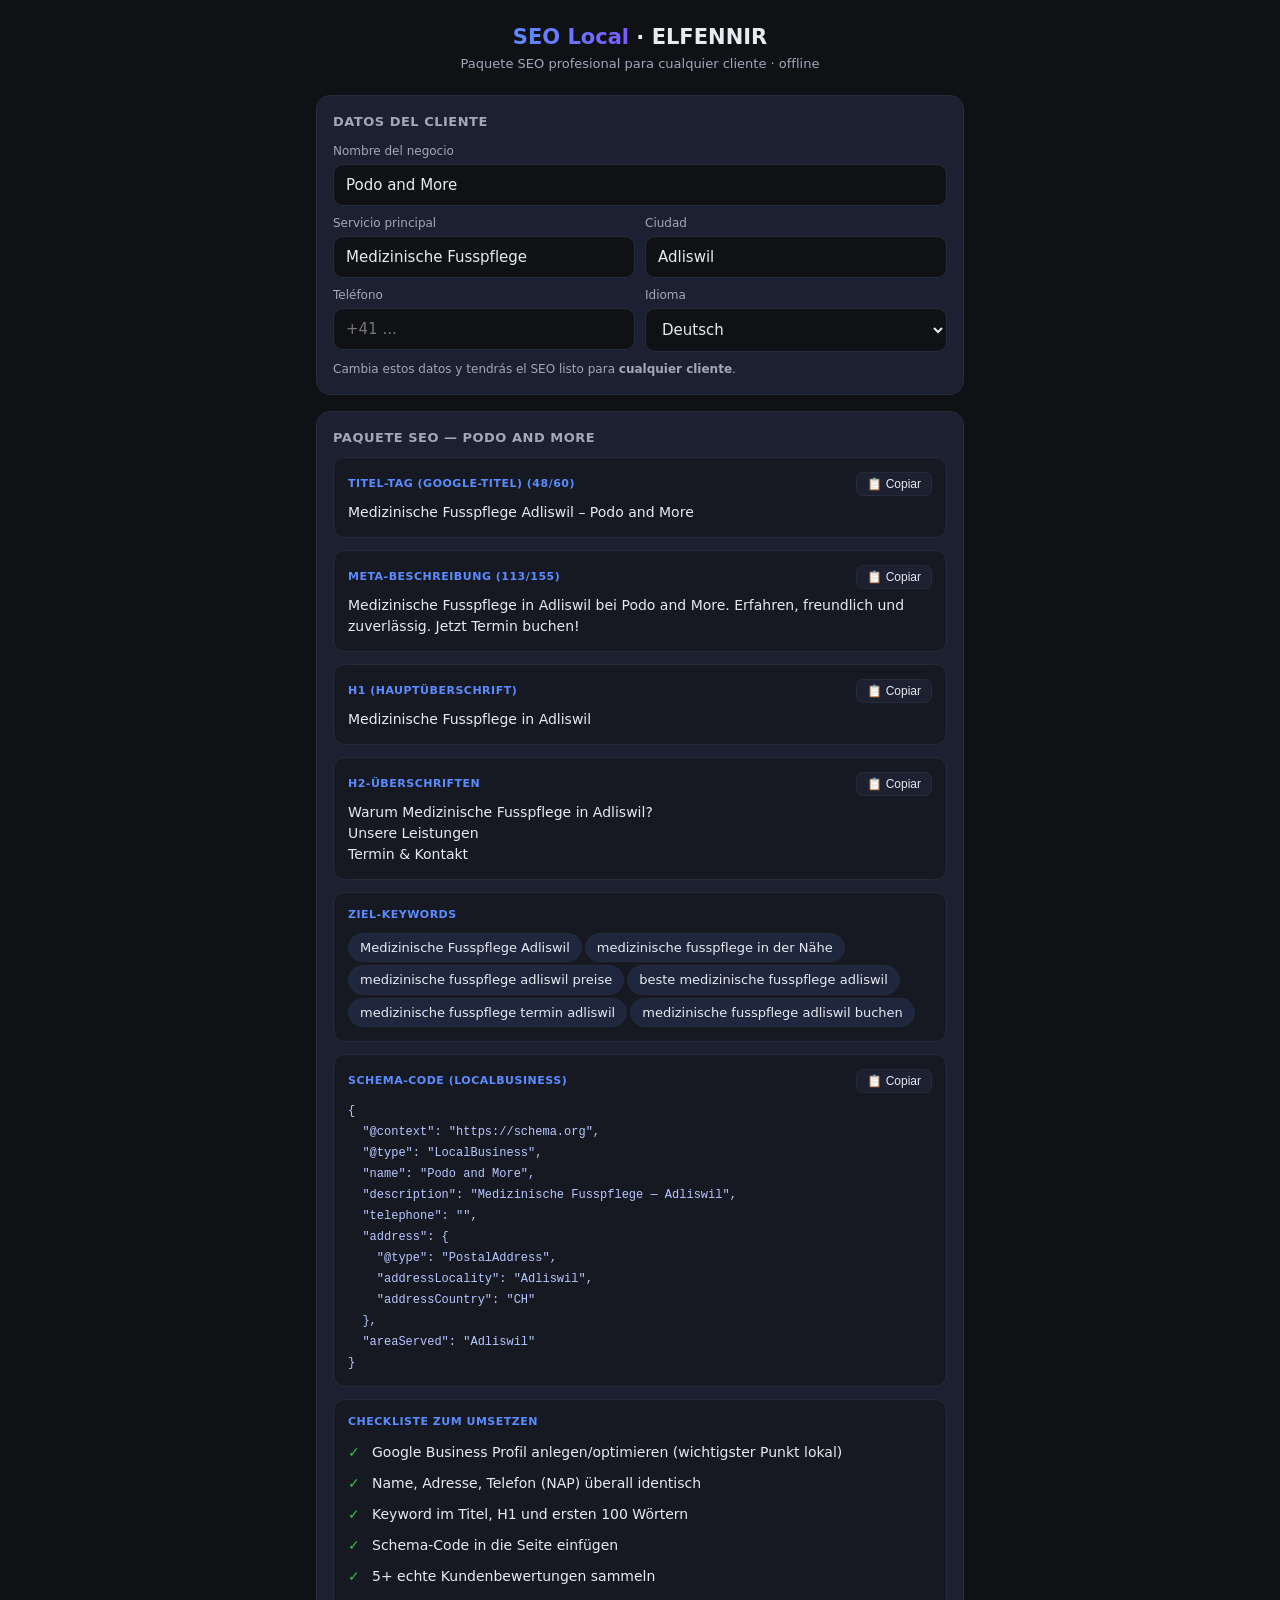
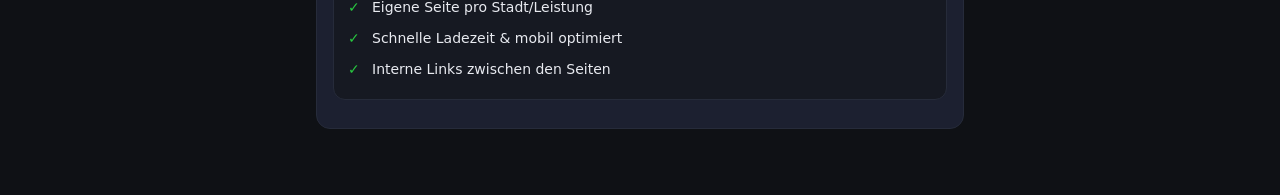
<file: seo-local.html>
<!doctype html>
<html lang="es">
<head>
<meta charset="utf-8" />
<meta name="viewport" content="width=device-width, initial-scale=1, viewport-fit=cover" />
<title>SEO Local — ELFENNIR</title>
<style>
  :root{--bg:#0f1115;--card:#1c2030;--bg2:#161922;--text:#e8eaf0;--muted:#a2a8b8;--accent:#5b8cff;--accent2:#7c5bff;--border:#262b3a;--green:#28c840}
  *{box-sizing:border-box;margin:0;padding:0}
  body{font-family:Inter,system-ui,-apple-system,Segoe UI,Roboto,sans-serif;background:var(--bg);color:var(--text);line-height:1.5;padding:0 0 50px;-webkit-font-smoothing:antialiased}
  .wrap{max-width:680px;margin:0 auto;padding:0 16px}
  header{padding:22px 0 6px;text-align:center}
  header h1{font-size:21px;font-weight:800}
  header h1 span{background:linear-gradient(90deg,var(--accent),var(--accent2));-webkit-background-clip:text;background-clip:text;color:transparent}
  header p{color:var(--muted);font-size:13px}
  .panel{background:var(--card);border:1px solid var(--border);border-radius:14px;padding:16px;margin:16px 0}
  .panel h2{font-size:13px;font-weight:700;margin-bottom:10px;color:var(--muted);text-transform:uppercase;letter-spacing:.5px}
  label{display:block;font-size:12px;color:var(--muted);margin:8px 0 4px}
  input,select{width:100%;background:var(--bg);border:1px solid var(--border);border-radius:10px;padding:11px 12px;color:var(--text);font-family:inherit;font-size:15px}
  input:focus,select:focus{outline:none;border-color:var(--accent)}
  .row{display:flex;gap:10px}.row>div{flex:1}
  .btn{border:none;cursor:pointer;border-radius:10px;font-weight:700;font-size:15px;padding:13px 16px;width:100%;margin-top:12px;background:linear-gradient(90deg,var(--accent),var(--accent2));color:#fff}
  .out{background:var(--bg2);border:1px solid var(--border);border-radius:12px;padding:14px;margin-bottom:12px}
  .out .lbl{font-size:11px;text-transform:uppercase;letter-spacing:.5px;color:var(--accent);font-weight:700;margin-bottom:6px;display:flex;justify-content:space-between;align-items:center}
  .out .val{font-size:14px;color:var(--text);white-space:pre-wrap;word-break:break-word}
  .out .count{font-size:11px;color:var(--muted);font-weight:500}
  .copy{background:var(--card);border:1px solid var(--border);color:var(--text);border-radius:7px;padding:4px 10px;font-size:12px;cursor:pointer}
  .copy:active{transform:scale(.96)}
  code{font-family:ui-monospace,Menlo,monospace;font-size:12px;color:#b8c7ff}
  .kw{display:inline-block;background:rgba(91,140,255,.12);border:1px solid var(--border);border-radius:999px;padding:4px 11px;margin:3px 3px 0 0;font-size:13px}
  ul.check{list-style:none;margin-top:4px}
  ul.check li{padding:5px 0 5px 24px;position:relative;font-size:14px;color:var(--text)}
  ul.check li::before{content:"✓";position:absolute;left:0;color:var(--green);font-weight:800}
  .note{font-size:12px;color:var(--muted);margin-top:8px}
</style>
</head>
<body>
<div class="wrap">
  <header>
    <h1><span>SEO Local</span> · ELFENNIR</h1>
    <p>Paquete SEO profesional para cualquier cliente · offline</p>
  </header>

  <div class="panel">
    <h2>Datos del cliente</h2>
    <label>Nombre del negocio</label>
    <input id="fName" value="Podo and More" oninput="gen()" />
    <div class="row">
      <div><label>Servicio principal</label><input id="fService" value="Medizinische Fusspflege" oninput="gen()" /></div>
      <div><label>Ciudad</label><input id="fCity" value="Adliswil" oninput="gen()" /></div>
    </div>
    <div class="row">
      <div><label>Teléfono</label><input id="fPhone" placeholder="+41 ..." oninput="gen()" /></div>
      <div><label>Idioma</label><select id="fLang" onchange="gen()"><option value="de">Deutsch</option><option value="es">Español</option></select></div>
    </div>
    <div class="note">Cambia estos datos y tendrás el SEO listo para <b>cualquier cliente</b>.</div>
  </div>

  <div id="output"></div>
</div>

<script>
function v(id){return (document.getElementById(id).value||"").trim();}
function esc(s){return String(s).replace(/[&<>]/g,c=>({"&":"&amp;","<":"&lt;",">":"&gt;"}[c]));}
function flash(m){const d=document.createElement("div");d.textContent=m;d.style.cssText="position:fixed;left:50%;bottom:24px;transform:translateX(-50%);background:#28c840;color:#111;font-weight:700;padding:10px 18px;border-radius:999px;z-index:99;font-size:14px";document.body.appendChild(d);setTimeout(()=>d.remove(),1300);}
function copy(txt){navigator.clipboard.writeText(txt).then(()=>flash("📋 Copiado")).catch(()=>{const t=document.createElement("textarea");t.value=txt;document.body.appendChild(t);t.select();document.execCommand("copy");t.remove();flash("📋 Copiado");});}

const L={
  de:{title:"Titel-Tag (Google-Titel)",meta:"Meta-Beschreibung",h1:"H1 (Hauptüberschrift)",h2:"H2-Überschriften",kw:"Ziel-Keywords",schema:"Schema-Code (LocalBusiness)",check:"Checkliste zum Umsetzen",
    metaText:(s,c,n)=>s+" in "+c+" bei "+n+". Erfahren, freundlich und zuverlässig. Jetzt Termin buchen!",
    h2s:(s,c)=>["Warum "+s+" in "+c+"?","Unsere Leistungen","Termin & Kontakt"],
    checks:["Google Business Profil anlegen/optimieren (wichtigster Punkt lokal)","Name, Adresse, Telefon (NAP) überall identisch","Keyword im Titel, H1 und ersten 100 Wörtern","Schema-Code in die Seite einfügen","5+ echte Kundenbewertungen sammeln","Eigene Seite pro Stadt/Leistung","Schnelle Ladezeit & mobil optimiert","Interne Links zwischen den Seiten"]},
  es:{title:"Título (Title tag)",meta:"Meta descripción",h1:"H1 (título principal)",h2:"Encabezados H2",kw:"Palabras clave objetivo",schema:"Código Schema (LocalBusiness)",check:"Checklist para aplicar",
    metaText:(s,c,n)=>s+" en "+c+" en "+n+". Profesional, cercano y de confianza. ¡Reserva tu cita hoy!",
    h2s:(s,c)=>["¿Por qué "+s+" en "+c+"?","Nuestros servicios","Cita y contacto"],
    checks:["Crear/optimizar el Perfil de Google Business (lo nº1 en local)","Nombre, dirección y teléfono (NAP) idénticos en todas partes","Keyword en el título, H1 y primeras 100 palabras","Pegar el código Schema en la web","Conseguir 5+ reseñas reales de clientes","Una página por ciudad/servicio","Carga rápida y optimizada para móvil","Enlaces internos entre las páginas"]}
};

function keywords(s,c){
  const sl=s.toLowerCase(), cl=c.toLowerCase();
  return [s+" "+c, sl+" in der Nähe", sl+" "+cl+" preise", "beste "+sl+" "+cl, sl+" termin "+cl, sl+" "+cl+" buchen"];
}
function schema(n,s,c,ph){
  return JSON.stringify({"@context":"https://schema.org","@type":"LocalBusiness","name":n,"description":s+" — "+c,"telephone":ph||"","address":{"@type":"PostalAddress","addressLocality":c,"addressCountry":"CH"},"areaServed":c},null,2);
}
function block(lbl,val,isCode){
  const id="b"+Math.random().toString(36).slice(2,7);
  window["__"+id]=val;
  return '<div class="out"><div class="lbl">'+lbl+'<button class="copy" onclick="copy(window.__'+id+')">📋 Copiar</button></div><div class="val">'+(isCode?'<code>'+esc(val)+'</code>':esc(val))+'</div></div>';
}

function gen(){
  const lang=v("fLang")||"de",t=L[lang];
  const n=v("fName")||"[Negocio]", s=v("fService")||"[Servicio]", c=v("fCity")||"[Ciudad]", ph=v("fPhone");
  const title=s+" "+c+" – "+n;
  const meta=t.metaText(s,c,n);
  const h1=s+" in "+c;
  const h2=t.h2s(s,c);
  const kws=keywords(s,c);
  let html="";
  html+='<div class="panel"><h2>Paquete SEO — '+esc(n)+'</h2>';
  html+=block(t.title+"  ("+title.length+"/60)",title);
  html+=block(t.meta+"  ("+meta.length+"/155)",meta);
  html+=block(t.h1,h1);
  html+=block(t.h2,h2.join("\n"));
  html+='<div class="out"><div class="lbl">'+t.kw+'</div><div>'+kws.map(k=>'<span class="kw">'+esc(k)+'</span>').join("")+'</div></div>';
  html+=block(t.schema,schema(n,s,c,ph),true);
  html+='<div class="out"><div class="lbl">'+t.check+'</div><ul class="check">'+t.checks.map(x=>'<li>'+esc(x)+'</li>').join("")+'</ul></div>';
  html+='</div>';
  document.getElementById("output").innerHTML=html;
}
gen();
</script>
</body>
</html>
</file>
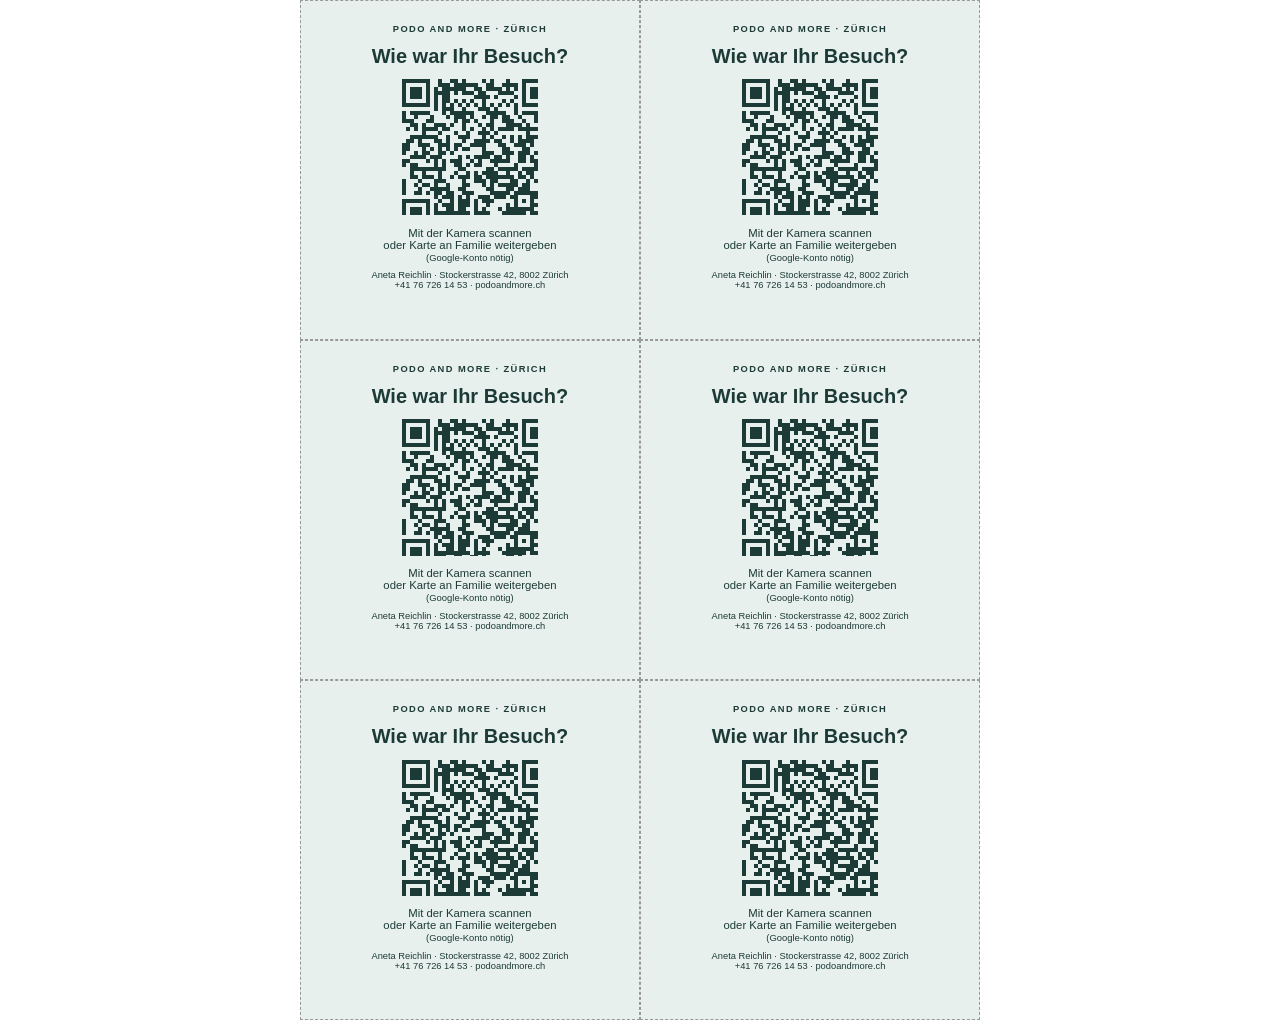
<file: podoandmore/mini-karten.html>
<!doctype html><html lang="de"><meta charset="utf-8"><title>Mini-Bewertungskarten</title><style>
@page{size:A4;margin:10mm}body{margin:0;font-family:Helvetica,Arial,sans-serif;display:grid;grid-template-columns:repeat(2,90mm);gap:0;justify-content:center}
.card{width:90mm;height:90mm;box-sizing:border-box;padding:6mm;border:.2mm dashed #999;text-align:center;color:#1d3b36;background:#e8f0ee}
.top{font-size:7pt;letter-spacing:.15em;font-weight:700}h1{font-size:15pt;margin:3mm 0}.qr svg{width:36mm;height:36mm}p{font-size:8.5pt;margin:2mm 0}.foot{font-size:7pt;margin-top:2mm}
</style><body><div class="card"><div class="top">PODO AND MORE · ZÜRICH</div><h1>Wie war Ihr Besuch?</h1><div class="qr"><svg xmlns="http://www.w3.org/2000/svg" width="148" height="148" class="segno"><path transform="scale(4)" class="qrline" stroke="#1d3b36" d="M0 0.5h7m2 0h1m2 0h2m1 0h1m4 0h1m1 0h1m3 0h1m3 0h7m-37 1h1m5 0h1m2 0h3m1 0h6m2 0h2m2 0h4m1 0h1m5 0h1m-37 1h1m1 0h3m1 0h1m1 0h1m1 0h6m2 0h2m1 0h4m1 0h1m1 0h1m1 0h1m1 0h3m1 0h1m-37 1h1m1 0h3m1 0h1m1 0h4m1 0h1m1 0h3m1 0h2m3 0h4m2 0h1m1 0h3m1 0h1m-37 1h1m1 0h3m1 0h1m1 0h1m1 0h2m6 0h4m1 0h1m4 0h1m1 0h1m1 0h3m1 0h1m-37 1h1m5 0h1m1 0h1m1 0h2m1 0h1m1 0h1m1 0h1m2 0h1m4 0h1m1 0h1m2 0h1m5 0h1m-37 1h7m1 0h1m1 0h1m1 0h1m1 0h1m1 0h1m1 0h1m1 0h1m1 0h1m1 0h1m1 0h1m1 0h1m1 0h7m-29 1h1m1 0h3m2 0h1m3 0h3m1 0h1m4 0h1m-29 1h1m1 0h5m3 0h1m1 0h6m3 0h5m2 0h1m1 0h5m-35 1h1m2 0h1m3 0h1m3 0h1m1 0h3m1 0h1m2 0h1m1 0h2m1 0h2m2 0h1m3 0h1m1 0h1m-36 1h3m3 0h2m5 0h1m1 0h2m1 0h1m3 0h1m2 0h3m2 0h1m2 0h1m1 0h2m-35 1h2m1 0h1m2 0h3m1 0h1m2 0h1m3 0h1m1 0h2m3 0h4m1 0h1m4 0h1m-36 1h1m1 0h1m1 0h4m1 0h2m3 0h1m1 0h1m2 0h1m1 0h1m1 0h4m1 0h8m-32 1h1m3 0h1m3 0h1m2 0h1m2 0h3m1 0h1m7 0h1m3 0h1m-34 1h7m2 0h1m2 0h3m3 0h1m1 0h1m2 0h1m1 0h1m1 0h1m1 0h3m1 0h2m-36 1h2m1 0h1m3 0h2m1 0h1m3 0h1m2 0h4m1 0h2m2 0h1m1 0h4m2 0h1m-36 1h2m2 0h3m2 0h3m1 0h2m2 0h4m3 0h2m2 0h3m1 0h1m1 0h2m-36 1h2m3 0h1m1 0h1m1 0h1m1 0h1m1 0h1m1 0h2m3 0h1m4 0h2m3 0h2m2 0h2m-36 1h1m2 0h1m1 0h2m2 0h2m1 0h1m7 0h3m2 0h3m1 0h3m1 0h1m1 0h2m-35 1h4m1 0h3m4 0h1m1 0h1m1 0h4m1 0h2m1 0h1m2 0h2m1 0h1m3 0h1m-37 1h2m4 0h1m1 0h1m1 0h1m1 0h3m2 0h1m1 0h1m2 0h5m2 0h2m1 0h3m-35 1h1m1 0h2m4 0h1m1 0h1m2 0h2m1 0h1m1 0h2m3 0h1m4 0h1m4 0h1m1 0h1m-34 1h9m3 0h2m5 0h2m1 0h5m1 0h4m2 0h1m-35 1h1m2 0h1m3 0h1m3 0h1m2 0h1m1 0h1m1 0h4m2 0h1m2 0h1m1 0h2m2 0h1m-34 1h2m1 0h3m1 0h1m2 0h1m1 0h3m1 0h2m1 0h7m1 0h2m1 0h1m1 0h3m-37 1h1m3 0h1m3 0h3m4 0h1m2 0h3m1 0h2m3 0h2m2 0h1m1 0h1m-34 1h1m2 0h1m1 0h2m1 0h1m2 0h1m3 0h2m3 0h1m1 0h1m1 0h5m1 0h2m3 0h2m-37 1h1m3 0h1m2 0h5m2 0h2m5 0h2m3 0h2m1 0h3m3 0h1m-36 1h1m2 0h2m1 0h1m1 0h2m1 0h2m2 0h3m4 0h5m1 0h8m-28 1h1m1 0h3m1 0h1m1 0h1m2 0h3m1 0h3m1 0h2m3 0h2m1 0h1m-36 1h7m2 0h1m2 0h1m1 0h3m1 0h1m1 0h3m5 0h1m1 0h1m1 0h1m1 0h3m-37 1h1m5 0h1m1 0h1m1 0h3m1 0h3m1 0h1m2 0h1m4 0h1m1 0h1m3 0h2m1 0h2m-37 1h1m1 0h3m1 0h1m1 0h1m2 0h2m1 0h2m2 0h1m1 0h1m3 0h1m1 0h7m1 0h3m-37 1h1m1 0h3m1 0h1m1 0h9m1 0h4m3 0h6m1 0h2m2 0h1m-37 1h1m1 0h3m1 0h1m1 0h3m2 0h2m2 0h2m1 0h1m5 0h2m1 0h1m4 0h3m-37 1h1m5 0h1m6 0h2m1 0h1m1 0h1m1 0h3m1 0h1m2 0h1m4 0h1m3 0h1m-37 1h7m1 0h1m1 0h1m2 0h2m2 0h1m1 0h1m2 0h1m1 0h3m3 0h1m1 0h5"/></svg>
</div><p>Mit der Kamera scannen<br>oder Karte an Familie weitergeben<br><small>(Google-Konto nötig)</small></p><div class="foot">Aneta Reichlin · Stockerstrasse 42, 8002 Zürich<br>+41 76 726 14 53 · podoandmore.ch</div></div><div class="card"><div class="top">PODO AND MORE · ZÜRICH</div><h1>Wie war Ihr Besuch?</h1><div class="qr"><svg xmlns="http://www.w3.org/2000/svg" width="148" height="148" class="segno"><path transform="scale(4)" class="qrline" stroke="#1d3b36" d="M0 0.5h7m2 0h1m2 0h2m1 0h1m4 0h1m1 0h1m3 0h1m3 0h7m-37 1h1m5 0h1m2 0h3m1 0h6m2 0h2m2 0h4m1 0h1m5 0h1m-37 1h1m1 0h3m1 0h1m1 0h1m1 0h6m2 0h2m1 0h4m1 0h1m1 0h1m1 0h1m1 0h3m1 0h1m-37 1h1m1 0h3m1 0h1m1 0h4m1 0h1m1 0h3m1 0h2m3 0h4m2 0h1m1 0h3m1 0h1m-37 1h1m1 0h3m1 0h1m1 0h1m1 0h2m6 0h4m1 0h1m4 0h1m1 0h1m1 0h3m1 0h1m-37 1h1m5 0h1m1 0h1m1 0h2m1 0h1m1 0h1m1 0h1m2 0h1m4 0h1m1 0h1m2 0h1m5 0h1m-37 1h7m1 0h1m1 0h1m1 0h1m1 0h1m1 0h1m1 0h1m1 0h1m1 0h1m1 0h1m1 0h1m1 0h1m1 0h7m-29 1h1m1 0h3m2 0h1m3 0h3m1 0h1m4 0h1m-29 1h1m1 0h5m3 0h1m1 0h6m3 0h5m2 0h1m1 0h5m-35 1h1m2 0h1m3 0h1m3 0h1m1 0h3m1 0h1m2 0h1m1 0h2m1 0h2m2 0h1m3 0h1m1 0h1m-36 1h3m3 0h2m5 0h1m1 0h2m1 0h1m3 0h1m2 0h3m2 0h1m2 0h1m1 0h2m-35 1h2m1 0h1m2 0h3m1 0h1m2 0h1m3 0h1m1 0h2m3 0h4m1 0h1m4 0h1m-36 1h1m1 0h1m1 0h4m1 0h2m3 0h1m1 0h1m2 0h1m1 0h1m1 0h4m1 0h8m-32 1h1m3 0h1m3 0h1m2 0h1m2 0h3m1 0h1m7 0h1m3 0h1m-34 1h7m2 0h1m2 0h3m3 0h1m1 0h1m2 0h1m1 0h1m1 0h1m1 0h3m1 0h2m-36 1h2m1 0h1m3 0h2m1 0h1m3 0h1m2 0h4m1 0h2m2 0h1m1 0h4m2 0h1m-36 1h2m2 0h3m2 0h3m1 0h2m2 0h4m3 0h2m2 0h3m1 0h1m1 0h2m-36 1h2m3 0h1m1 0h1m1 0h1m1 0h1m1 0h1m1 0h2m3 0h1m4 0h2m3 0h2m2 0h2m-36 1h1m2 0h1m1 0h2m2 0h2m1 0h1m7 0h3m2 0h3m1 0h3m1 0h1m1 0h2m-35 1h4m1 0h3m4 0h1m1 0h1m1 0h4m1 0h2m1 0h1m2 0h2m1 0h1m3 0h1m-37 1h2m4 0h1m1 0h1m1 0h1m1 0h3m2 0h1m1 0h1m2 0h5m2 0h2m1 0h3m-35 1h1m1 0h2m4 0h1m1 0h1m2 0h2m1 0h1m1 0h2m3 0h1m4 0h1m4 0h1m1 0h1m-34 1h9m3 0h2m5 0h2m1 0h5m1 0h4m2 0h1m-35 1h1m2 0h1m3 0h1m3 0h1m2 0h1m1 0h1m1 0h4m2 0h1m2 0h1m1 0h2m2 0h1m-34 1h2m1 0h3m1 0h1m2 0h1m1 0h3m1 0h2m1 0h7m1 0h2m1 0h1m1 0h3m-37 1h1m3 0h1m3 0h3m4 0h1m2 0h3m1 0h2m3 0h2m2 0h1m1 0h1m-34 1h1m2 0h1m1 0h2m1 0h1m2 0h1m3 0h2m3 0h1m1 0h1m1 0h5m1 0h2m3 0h2m-37 1h1m3 0h1m2 0h5m2 0h2m5 0h2m3 0h2m1 0h3m3 0h1m-36 1h1m2 0h2m1 0h1m1 0h2m1 0h2m2 0h3m4 0h5m1 0h8m-28 1h1m1 0h3m1 0h1m1 0h1m2 0h3m1 0h3m1 0h2m3 0h2m1 0h1m-36 1h7m2 0h1m2 0h1m1 0h3m1 0h1m1 0h3m5 0h1m1 0h1m1 0h1m1 0h3m-37 1h1m5 0h1m1 0h1m1 0h3m1 0h3m1 0h1m2 0h1m4 0h1m1 0h1m3 0h2m1 0h2m-37 1h1m1 0h3m1 0h1m1 0h1m2 0h2m1 0h2m2 0h1m1 0h1m3 0h1m1 0h7m1 0h3m-37 1h1m1 0h3m1 0h1m1 0h9m1 0h4m3 0h6m1 0h2m2 0h1m-37 1h1m1 0h3m1 0h1m1 0h3m2 0h2m2 0h2m1 0h1m5 0h2m1 0h1m4 0h3m-37 1h1m5 0h1m6 0h2m1 0h1m1 0h1m1 0h3m1 0h1m2 0h1m4 0h1m3 0h1m-37 1h7m1 0h1m1 0h1m2 0h2m2 0h1m1 0h1m2 0h1m1 0h3m3 0h1m1 0h5"/></svg>
</div><p>Mit der Kamera scannen<br>oder Karte an Familie weitergeben<br><small>(Google-Konto nötig)</small></p><div class="foot">Aneta Reichlin · Stockerstrasse 42, 8002 Zürich<br>+41 76 726 14 53 · podoandmore.ch</div></div><div class="card"><div class="top">PODO AND MORE · ZÜRICH</div><h1>Wie war Ihr Besuch?</h1><div class="qr"><svg xmlns="http://www.w3.org/2000/svg" width="148" height="148" class="segno"><path transform="scale(4)" class="qrline" stroke="#1d3b36" d="M0 0.5h7m2 0h1m2 0h2m1 0h1m4 0h1m1 0h1m3 0h1m3 0h7m-37 1h1m5 0h1m2 0h3m1 0h6m2 0h2m2 0h4m1 0h1m5 0h1m-37 1h1m1 0h3m1 0h1m1 0h1m1 0h6m2 0h2m1 0h4m1 0h1m1 0h1m1 0h1m1 0h3m1 0h1m-37 1h1m1 0h3m1 0h1m1 0h4m1 0h1m1 0h3m1 0h2m3 0h4m2 0h1m1 0h3m1 0h1m-37 1h1m1 0h3m1 0h1m1 0h1m1 0h2m6 0h4m1 0h1m4 0h1m1 0h1m1 0h3m1 0h1m-37 1h1m5 0h1m1 0h1m1 0h2m1 0h1m1 0h1m1 0h1m2 0h1m4 0h1m1 0h1m2 0h1m5 0h1m-37 1h7m1 0h1m1 0h1m1 0h1m1 0h1m1 0h1m1 0h1m1 0h1m1 0h1m1 0h1m1 0h1m1 0h1m1 0h7m-29 1h1m1 0h3m2 0h1m3 0h3m1 0h1m4 0h1m-29 1h1m1 0h5m3 0h1m1 0h6m3 0h5m2 0h1m1 0h5m-35 1h1m2 0h1m3 0h1m3 0h1m1 0h3m1 0h1m2 0h1m1 0h2m1 0h2m2 0h1m3 0h1m1 0h1m-36 1h3m3 0h2m5 0h1m1 0h2m1 0h1m3 0h1m2 0h3m2 0h1m2 0h1m1 0h2m-35 1h2m1 0h1m2 0h3m1 0h1m2 0h1m3 0h1m1 0h2m3 0h4m1 0h1m4 0h1m-36 1h1m1 0h1m1 0h4m1 0h2m3 0h1m1 0h1m2 0h1m1 0h1m1 0h4m1 0h8m-32 1h1m3 0h1m3 0h1m2 0h1m2 0h3m1 0h1m7 0h1m3 0h1m-34 1h7m2 0h1m2 0h3m3 0h1m1 0h1m2 0h1m1 0h1m1 0h1m1 0h3m1 0h2m-36 1h2m1 0h1m3 0h2m1 0h1m3 0h1m2 0h4m1 0h2m2 0h1m1 0h4m2 0h1m-36 1h2m2 0h3m2 0h3m1 0h2m2 0h4m3 0h2m2 0h3m1 0h1m1 0h2m-36 1h2m3 0h1m1 0h1m1 0h1m1 0h1m1 0h1m1 0h2m3 0h1m4 0h2m3 0h2m2 0h2m-36 1h1m2 0h1m1 0h2m2 0h2m1 0h1m7 0h3m2 0h3m1 0h3m1 0h1m1 0h2m-35 1h4m1 0h3m4 0h1m1 0h1m1 0h4m1 0h2m1 0h1m2 0h2m1 0h1m3 0h1m-37 1h2m4 0h1m1 0h1m1 0h1m1 0h3m2 0h1m1 0h1m2 0h5m2 0h2m1 0h3m-35 1h1m1 0h2m4 0h1m1 0h1m2 0h2m1 0h1m1 0h2m3 0h1m4 0h1m4 0h1m1 0h1m-34 1h9m3 0h2m5 0h2m1 0h5m1 0h4m2 0h1m-35 1h1m2 0h1m3 0h1m3 0h1m2 0h1m1 0h1m1 0h4m2 0h1m2 0h1m1 0h2m2 0h1m-34 1h2m1 0h3m1 0h1m2 0h1m1 0h3m1 0h2m1 0h7m1 0h2m1 0h1m1 0h3m-37 1h1m3 0h1m3 0h3m4 0h1m2 0h3m1 0h2m3 0h2m2 0h1m1 0h1m-34 1h1m2 0h1m1 0h2m1 0h1m2 0h1m3 0h2m3 0h1m1 0h1m1 0h5m1 0h2m3 0h2m-37 1h1m3 0h1m2 0h5m2 0h2m5 0h2m3 0h2m1 0h3m3 0h1m-36 1h1m2 0h2m1 0h1m1 0h2m1 0h2m2 0h3m4 0h5m1 0h8m-28 1h1m1 0h3m1 0h1m1 0h1m2 0h3m1 0h3m1 0h2m3 0h2m1 0h1m-36 1h7m2 0h1m2 0h1m1 0h3m1 0h1m1 0h3m5 0h1m1 0h1m1 0h1m1 0h3m-37 1h1m5 0h1m1 0h1m1 0h3m1 0h3m1 0h1m2 0h1m4 0h1m1 0h1m3 0h2m1 0h2m-37 1h1m1 0h3m1 0h1m1 0h1m2 0h2m1 0h2m2 0h1m1 0h1m3 0h1m1 0h7m1 0h3m-37 1h1m1 0h3m1 0h1m1 0h9m1 0h4m3 0h6m1 0h2m2 0h1m-37 1h1m1 0h3m1 0h1m1 0h3m2 0h2m2 0h2m1 0h1m5 0h2m1 0h1m4 0h3m-37 1h1m5 0h1m6 0h2m1 0h1m1 0h1m1 0h3m1 0h1m2 0h1m4 0h1m3 0h1m-37 1h7m1 0h1m1 0h1m2 0h2m2 0h1m1 0h1m2 0h1m1 0h3m3 0h1m1 0h5"/></svg>
</div><p>Mit der Kamera scannen<br>oder Karte an Familie weitergeben<br><small>(Google-Konto nötig)</small></p><div class="foot">Aneta Reichlin · Stockerstrasse 42, 8002 Zürich<br>+41 76 726 14 53 · podoandmore.ch</div></div><div class="card"><div class="top">PODO AND MORE · ZÜRICH</div><h1>Wie war Ihr Besuch?</h1><div class="qr"><svg xmlns="http://www.w3.org/2000/svg" width="148" height="148" class="segno"><path transform="scale(4)" class="qrline" stroke="#1d3b36" d="M0 0.5h7m2 0h1m2 0h2m1 0h1m4 0h1m1 0h1m3 0h1m3 0h7m-37 1h1m5 0h1m2 0h3m1 0h6m2 0h2m2 0h4m1 0h1m5 0h1m-37 1h1m1 0h3m1 0h1m1 0h1m1 0h6m2 0h2m1 0h4m1 0h1m1 0h1m1 0h1m1 0h3m1 0h1m-37 1h1m1 0h3m1 0h1m1 0h4m1 0h1m1 0h3m1 0h2m3 0h4m2 0h1m1 0h3m1 0h1m-37 1h1m1 0h3m1 0h1m1 0h1m1 0h2m6 0h4m1 0h1m4 0h1m1 0h1m1 0h3m1 0h1m-37 1h1m5 0h1m1 0h1m1 0h2m1 0h1m1 0h1m1 0h1m2 0h1m4 0h1m1 0h1m2 0h1m5 0h1m-37 1h7m1 0h1m1 0h1m1 0h1m1 0h1m1 0h1m1 0h1m1 0h1m1 0h1m1 0h1m1 0h1m1 0h1m1 0h7m-29 1h1m1 0h3m2 0h1m3 0h3m1 0h1m4 0h1m-29 1h1m1 0h5m3 0h1m1 0h6m3 0h5m2 0h1m1 0h5m-35 1h1m2 0h1m3 0h1m3 0h1m1 0h3m1 0h1m2 0h1m1 0h2m1 0h2m2 0h1m3 0h1m1 0h1m-36 1h3m3 0h2m5 0h1m1 0h2m1 0h1m3 0h1m2 0h3m2 0h1m2 0h1m1 0h2m-35 1h2m1 0h1m2 0h3m1 0h1m2 0h1m3 0h1m1 0h2m3 0h4m1 0h1m4 0h1m-36 1h1m1 0h1m1 0h4m1 0h2m3 0h1m1 0h1m2 0h1m1 0h1m1 0h4m1 0h8m-32 1h1m3 0h1m3 0h1m2 0h1m2 0h3m1 0h1m7 0h1m3 0h1m-34 1h7m2 0h1m2 0h3m3 0h1m1 0h1m2 0h1m1 0h1m1 0h1m1 0h3m1 0h2m-36 1h2m1 0h1m3 0h2m1 0h1m3 0h1m2 0h4m1 0h2m2 0h1m1 0h4m2 0h1m-36 1h2m2 0h3m2 0h3m1 0h2m2 0h4m3 0h2m2 0h3m1 0h1m1 0h2m-36 1h2m3 0h1m1 0h1m1 0h1m1 0h1m1 0h1m1 0h2m3 0h1m4 0h2m3 0h2m2 0h2m-36 1h1m2 0h1m1 0h2m2 0h2m1 0h1m7 0h3m2 0h3m1 0h3m1 0h1m1 0h2m-35 1h4m1 0h3m4 0h1m1 0h1m1 0h4m1 0h2m1 0h1m2 0h2m1 0h1m3 0h1m-37 1h2m4 0h1m1 0h1m1 0h1m1 0h3m2 0h1m1 0h1m2 0h5m2 0h2m1 0h3m-35 1h1m1 0h2m4 0h1m1 0h1m2 0h2m1 0h1m1 0h2m3 0h1m4 0h1m4 0h1m1 0h1m-34 1h9m3 0h2m5 0h2m1 0h5m1 0h4m2 0h1m-35 1h1m2 0h1m3 0h1m3 0h1m2 0h1m1 0h1m1 0h4m2 0h1m2 0h1m1 0h2m2 0h1m-34 1h2m1 0h3m1 0h1m2 0h1m1 0h3m1 0h2m1 0h7m1 0h2m1 0h1m1 0h3m-37 1h1m3 0h1m3 0h3m4 0h1m2 0h3m1 0h2m3 0h2m2 0h1m1 0h1m-34 1h1m2 0h1m1 0h2m1 0h1m2 0h1m3 0h2m3 0h1m1 0h1m1 0h5m1 0h2m3 0h2m-37 1h1m3 0h1m2 0h5m2 0h2m5 0h2m3 0h2m1 0h3m3 0h1m-36 1h1m2 0h2m1 0h1m1 0h2m1 0h2m2 0h3m4 0h5m1 0h8m-28 1h1m1 0h3m1 0h1m1 0h1m2 0h3m1 0h3m1 0h2m3 0h2m1 0h1m-36 1h7m2 0h1m2 0h1m1 0h3m1 0h1m1 0h3m5 0h1m1 0h1m1 0h1m1 0h3m-37 1h1m5 0h1m1 0h1m1 0h3m1 0h3m1 0h1m2 0h1m4 0h1m1 0h1m3 0h2m1 0h2m-37 1h1m1 0h3m1 0h1m1 0h1m2 0h2m1 0h2m2 0h1m1 0h1m3 0h1m1 0h7m1 0h3m-37 1h1m1 0h3m1 0h1m1 0h9m1 0h4m3 0h6m1 0h2m2 0h1m-37 1h1m1 0h3m1 0h1m1 0h3m2 0h2m2 0h2m1 0h1m5 0h2m1 0h1m4 0h3m-37 1h1m5 0h1m6 0h2m1 0h1m1 0h1m1 0h3m1 0h1m2 0h1m4 0h1m3 0h1m-37 1h7m1 0h1m1 0h1m2 0h2m2 0h1m1 0h1m2 0h1m1 0h3m3 0h1m1 0h5"/></svg>
</div><p>Mit der Kamera scannen<br>oder Karte an Familie weitergeben<br><small>(Google-Konto nötig)</small></p><div class="foot">Aneta Reichlin · Stockerstrasse 42, 8002 Zürich<br>+41 76 726 14 53 · podoandmore.ch</div></div><div class="card"><div class="top">PODO AND MORE · ZÜRICH</div><h1>Wie war Ihr Besuch?</h1><div class="qr"><svg xmlns="http://www.w3.org/2000/svg" width="148" height="148" class="segno"><path transform="scale(4)" class="qrline" stroke="#1d3b36" d="M0 0.5h7m2 0h1m2 0h2m1 0h1m4 0h1m1 0h1m3 0h1m3 0h7m-37 1h1m5 0h1m2 0h3m1 0h6m2 0h2m2 0h4m1 0h1m5 0h1m-37 1h1m1 0h3m1 0h1m1 0h1m1 0h6m2 0h2m1 0h4m1 0h1m1 0h1m1 0h1m1 0h3m1 0h1m-37 1h1m1 0h3m1 0h1m1 0h4m1 0h1m1 0h3m1 0h2m3 0h4m2 0h1m1 0h3m1 0h1m-37 1h1m1 0h3m1 0h1m1 0h1m1 0h2m6 0h4m1 0h1m4 0h1m1 0h1m1 0h3m1 0h1m-37 1h1m5 0h1m1 0h1m1 0h2m1 0h1m1 0h1m1 0h1m2 0h1m4 0h1m1 0h1m2 0h1m5 0h1m-37 1h7m1 0h1m1 0h1m1 0h1m1 0h1m1 0h1m1 0h1m1 0h1m1 0h1m1 0h1m1 0h1m1 0h1m1 0h7m-29 1h1m1 0h3m2 0h1m3 0h3m1 0h1m4 0h1m-29 1h1m1 0h5m3 0h1m1 0h6m3 0h5m2 0h1m1 0h5m-35 1h1m2 0h1m3 0h1m3 0h1m1 0h3m1 0h1m2 0h1m1 0h2m1 0h2m2 0h1m3 0h1m1 0h1m-36 1h3m3 0h2m5 0h1m1 0h2m1 0h1m3 0h1m2 0h3m2 0h1m2 0h1m1 0h2m-35 1h2m1 0h1m2 0h3m1 0h1m2 0h1m3 0h1m1 0h2m3 0h4m1 0h1m4 0h1m-36 1h1m1 0h1m1 0h4m1 0h2m3 0h1m1 0h1m2 0h1m1 0h1m1 0h4m1 0h8m-32 1h1m3 0h1m3 0h1m2 0h1m2 0h3m1 0h1m7 0h1m3 0h1m-34 1h7m2 0h1m2 0h3m3 0h1m1 0h1m2 0h1m1 0h1m1 0h1m1 0h3m1 0h2m-36 1h2m1 0h1m3 0h2m1 0h1m3 0h1m2 0h4m1 0h2m2 0h1m1 0h4m2 0h1m-36 1h2m2 0h3m2 0h3m1 0h2m2 0h4m3 0h2m2 0h3m1 0h1m1 0h2m-36 1h2m3 0h1m1 0h1m1 0h1m1 0h1m1 0h1m1 0h2m3 0h1m4 0h2m3 0h2m2 0h2m-36 1h1m2 0h1m1 0h2m2 0h2m1 0h1m7 0h3m2 0h3m1 0h3m1 0h1m1 0h2m-35 1h4m1 0h3m4 0h1m1 0h1m1 0h4m1 0h2m1 0h1m2 0h2m1 0h1m3 0h1m-37 1h2m4 0h1m1 0h1m1 0h1m1 0h3m2 0h1m1 0h1m2 0h5m2 0h2m1 0h3m-35 1h1m1 0h2m4 0h1m1 0h1m2 0h2m1 0h1m1 0h2m3 0h1m4 0h1m4 0h1m1 0h1m-34 1h9m3 0h2m5 0h2m1 0h5m1 0h4m2 0h1m-35 1h1m2 0h1m3 0h1m3 0h1m2 0h1m1 0h1m1 0h4m2 0h1m2 0h1m1 0h2m2 0h1m-34 1h2m1 0h3m1 0h1m2 0h1m1 0h3m1 0h2m1 0h7m1 0h2m1 0h1m1 0h3m-37 1h1m3 0h1m3 0h3m4 0h1m2 0h3m1 0h2m3 0h2m2 0h1m1 0h1m-34 1h1m2 0h1m1 0h2m1 0h1m2 0h1m3 0h2m3 0h1m1 0h1m1 0h5m1 0h2m3 0h2m-37 1h1m3 0h1m2 0h5m2 0h2m5 0h2m3 0h2m1 0h3m3 0h1m-36 1h1m2 0h2m1 0h1m1 0h2m1 0h2m2 0h3m4 0h5m1 0h8m-28 1h1m1 0h3m1 0h1m1 0h1m2 0h3m1 0h3m1 0h2m3 0h2m1 0h1m-36 1h7m2 0h1m2 0h1m1 0h3m1 0h1m1 0h3m5 0h1m1 0h1m1 0h1m1 0h3m-37 1h1m5 0h1m1 0h1m1 0h3m1 0h3m1 0h1m2 0h1m4 0h1m1 0h1m3 0h2m1 0h2m-37 1h1m1 0h3m1 0h1m1 0h1m2 0h2m1 0h2m2 0h1m1 0h1m3 0h1m1 0h7m1 0h3m-37 1h1m1 0h3m1 0h1m1 0h9m1 0h4m3 0h6m1 0h2m2 0h1m-37 1h1m1 0h3m1 0h1m1 0h3m2 0h2m2 0h2m1 0h1m5 0h2m1 0h1m4 0h3m-37 1h1m5 0h1m6 0h2m1 0h1m1 0h1m1 0h3m1 0h1m2 0h1m4 0h1m3 0h1m-37 1h7m1 0h1m1 0h1m2 0h2m2 0h1m1 0h1m2 0h1m1 0h3m3 0h1m1 0h5"/></svg>
</div><p>Mit der Kamera scannen<br>oder Karte an Familie weitergeben<br><small>(Google-Konto nötig)</small></p><div class="foot">Aneta Reichlin · Stockerstrasse 42, 8002 Zürich<br>+41 76 726 14 53 · podoandmore.ch</div></div><div class="card"><div class="top">PODO AND MORE · ZÜRICH</div><h1>Wie war Ihr Besuch?</h1><div class="qr"><svg xmlns="http://www.w3.org/2000/svg" width="148" height="148" class="segno"><path transform="scale(4)" class="qrline" stroke="#1d3b36" d="M0 0.5h7m2 0h1m2 0h2m1 0h1m4 0h1m1 0h1m3 0h1m3 0h7m-37 1h1m5 0h1m2 0h3m1 0h6m2 0h2m2 0h4m1 0h1m5 0h1m-37 1h1m1 0h3m1 0h1m1 0h1m1 0h6m2 0h2m1 0h4m1 0h1m1 0h1m1 0h1m1 0h3m1 0h1m-37 1h1m1 0h3m1 0h1m1 0h4m1 0h1m1 0h3m1 0h2m3 0h4m2 0h1m1 0h3m1 0h1m-37 1h1m1 0h3m1 0h1m1 0h1m1 0h2m6 0h4m1 0h1m4 0h1m1 0h1m1 0h3m1 0h1m-37 1h1m5 0h1m1 0h1m1 0h2m1 0h1m1 0h1m1 0h1m2 0h1m4 0h1m1 0h1m2 0h1m5 0h1m-37 1h7m1 0h1m1 0h1m1 0h1m1 0h1m1 0h1m1 0h1m1 0h1m1 0h1m1 0h1m1 0h1m1 0h1m1 0h7m-29 1h1m1 0h3m2 0h1m3 0h3m1 0h1m4 0h1m-29 1h1m1 0h5m3 0h1m1 0h6m3 0h5m2 0h1m1 0h5m-35 1h1m2 0h1m3 0h1m3 0h1m1 0h3m1 0h1m2 0h1m1 0h2m1 0h2m2 0h1m3 0h1m1 0h1m-36 1h3m3 0h2m5 0h1m1 0h2m1 0h1m3 0h1m2 0h3m2 0h1m2 0h1m1 0h2m-35 1h2m1 0h1m2 0h3m1 0h1m2 0h1m3 0h1m1 0h2m3 0h4m1 0h1m4 0h1m-36 1h1m1 0h1m1 0h4m1 0h2m3 0h1m1 0h1m2 0h1m1 0h1m1 0h4m1 0h8m-32 1h1m3 0h1m3 0h1m2 0h1m2 0h3m1 0h1m7 0h1m3 0h1m-34 1h7m2 0h1m2 0h3m3 0h1m1 0h1m2 0h1m1 0h1m1 0h1m1 0h3m1 0h2m-36 1h2m1 0h1m3 0h2m1 0h1m3 0h1m2 0h4m1 0h2m2 0h1m1 0h4m2 0h1m-36 1h2m2 0h3m2 0h3m1 0h2m2 0h4m3 0h2m2 0h3m1 0h1m1 0h2m-36 1h2m3 0h1m1 0h1m1 0h1m1 0h1m1 0h1m1 0h2m3 0h1m4 0h2m3 0h2m2 0h2m-36 1h1m2 0h1m1 0h2m2 0h2m1 0h1m7 0h3m2 0h3m1 0h3m1 0h1m1 0h2m-35 1h4m1 0h3m4 0h1m1 0h1m1 0h4m1 0h2m1 0h1m2 0h2m1 0h1m3 0h1m-37 1h2m4 0h1m1 0h1m1 0h1m1 0h3m2 0h1m1 0h1m2 0h5m2 0h2m1 0h3m-35 1h1m1 0h2m4 0h1m1 0h1m2 0h2m1 0h1m1 0h2m3 0h1m4 0h1m4 0h1m1 0h1m-34 1h9m3 0h2m5 0h2m1 0h5m1 0h4m2 0h1m-35 1h1m2 0h1m3 0h1m3 0h1m2 0h1m1 0h1m1 0h4m2 0h1m2 0h1m1 0h2m2 0h1m-34 1h2m1 0h3m1 0h1m2 0h1m1 0h3m1 0h2m1 0h7m1 0h2m1 0h1m1 0h3m-37 1h1m3 0h1m3 0h3m4 0h1m2 0h3m1 0h2m3 0h2m2 0h1m1 0h1m-34 1h1m2 0h1m1 0h2m1 0h1m2 0h1m3 0h2m3 0h1m1 0h1m1 0h5m1 0h2m3 0h2m-37 1h1m3 0h1m2 0h5m2 0h2m5 0h2m3 0h2m1 0h3m3 0h1m-36 1h1m2 0h2m1 0h1m1 0h2m1 0h2m2 0h3m4 0h5m1 0h8m-28 1h1m1 0h3m1 0h1m1 0h1m2 0h3m1 0h3m1 0h2m3 0h2m1 0h1m-36 1h7m2 0h1m2 0h1m1 0h3m1 0h1m1 0h3m5 0h1m1 0h1m1 0h1m1 0h3m-37 1h1m5 0h1m1 0h1m1 0h3m1 0h3m1 0h1m2 0h1m4 0h1m1 0h1m3 0h2m1 0h2m-37 1h1m1 0h3m1 0h1m1 0h1m2 0h2m1 0h2m2 0h1m1 0h1m3 0h1m1 0h7m1 0h3m-37 1h1m1 0h3m1 0h1m1 0h9m1 0h4m3 0h6m1 0h2m2 0h1m-37 1h1m1 0h3m1 0h1m1 0h3m2 0h2m2 0h2m1 0h1m5 0h2m1 0h1m4 0h3m-37 1h1m5 0h1m6 0h2m1 0h1m1 0h1m1 0h3m1 0h1m2 0h1m4 0h1m3 0h1m-37 1h7m1 0h1m1 0h1m2 0h2m2 0h1m1 0h1m2 0h1m1 0h3m3 0h1m1 0h5"/></svg>
</div><p>Mit der Kamera scannen<br>oder Karte an Familie weitergeben<br><small>(Google-Konto nötig)</small></p><div class="foot">Aneta Reichlin · Stockerstrasse 42, 8002 Zürich<br>+41 76 726 14 53 · podoandmore.ch</div></div></body></html>
</file>
<file: styles.css>
:root {
  --bg: #0f1115;
  --bg-alt: #161922;
  --card: #1c2030;
  --text: #e8eaf0;
  --muted: #a2a8b8;
  --accent: #5b8cff;
  --accent-2: #7c5bff;
  --border: #262b3a;
  --radius: 14px;
  --maxw: 1080px;
}

* { box-sizing: border-box; margin: 0; padding: 0; }

html { scroll-behavior: smooth; }

body {
  font-family: "Inter", system-ui, -apple-system, Segoe UI, Roboto, sans-serif;
  background: var(--bg);
  color: var(--text);
  line-height: 1.6;
  -webkit-font-smoothing: antialiased;
}

.container {
  width: 100%;
  max-width: var(--maxw);
  margin: 0 auto;
  padding: 0 20px;
}

a { color: inherit; text-decoration: none; }

/* HEADER / NAV */
.site-header {
  position: sticky;
  top: 0;
  z-index: 50;
  background: rgba(15, 17, 21, 0.85);
  backdrop-filter: blur(10px);
  border-bottom: 1px solid var(--border);
}
.nav {
  display: flex;
  align-items: center;
  justify-content: space-between;
  gap: 16px;
  height: 64px;
}
.brand {
  font-weight: 800;
  font-size: 20px;
  letter-spacing: 1px;
  background: linear-gradient(90deg, var(--accent), var(--accent-2));
  -webkit-background-clip: text;
  background-clip: text;
  color: transparent;
}
.nav-links {
  display: flex;
  gap: 22px;
  list-style: none;
  align-items: center;
  margin-left: auto;
}
.nav-links a { color: var(--muted); font-weight: 500; font-size: 15px; transition: color .2s; }
.nav-links a:hover { color: var(--text); }
.nav-cta {
  color: var(--text) !important;
  border: 1px solid var(--border);
  padding: 7px 14px;
  border-radius: 10px;
}
.nav-cta:hover { border-color: var(--accent); }

.lang-switch {
  display: flex;
  border: 1px solid var(--border);
  border-radius: 10px;
  overflow: hidden;
}
.lang-btn {
  background: transparent;
  color: var(--muted);
  border: none;
  padding: 7px 11px;
  font-weight: 600;
  font-size: 13px;
  cursor: pointer;
  transition: background .2s, color .2s;
}
.lang-btn.is-active { background: var(--accent); color: #fff; }

/* HERO */
.hero {
  padding: 96px 0 80px;
  background:
    radial-gradient(800px 400px at 70% -10%, rgba(91,140,255,.18), transparent),
    radial-gradient(600px 300px at 10% 10%, rgba(124,91,255,.14), transparent);
}
.eyebrow {
  display: inline-block;
  color: var(--accent);
  font-weight: 600;
  font-size: 14px;
  border: 1px solid var(--border);
  padding: 5px 12px;
  border-radius: 999px;
  margin-bottom: 22px;
}
.hero h1 {
  font-size: clamp(32px, 5.5vw, 56px);
  font-weight: 800;
  line-height: 1.1;
  letter-spacing: -1px;
  margin-bottom: 20px;
}
.accent {
  background: linear-gradient(90deg, var(--accent), var(--accent-2));
  -webkit-background-clip: text;
  background-clip: text;
  color: transparent;
}
.lead {
  color: var(--muted);
  font-size: clamp(16px, 2vw, 19px);
  max-width: 640px;
  margin-bottom: 32px;
}
.hero-actions { display: flex; gap: 14px; flex-wrap: wrap; }

/* BUTTONS */
.btn {
  display: inline-block;
  padding: 12px 22px;
  border-radius: 12px;
  font-weight: 600;
  font-size: 15px;
  transition: transform .15s, box-shadow .2s, background .2s;
}
.btn:active { transform: translateY(1px); }
.btn-primary {
  background: linear-gradient(90deg, var(--accent), var(--accent-2));
  color: #fff;
  box-shadow: 0 8px 24px rgba(91,140,255,.3);
}
.btn-primary:hover { box-shadow: 0 10px 30px rgba(91,140,255,.45); }
.btn-ghost {
  border: 1px solid var(--border);
  color: var(--text);
}
.btn-ghost:hover { border-color: var(--accent); }

/* SECTIONS */
.section { padding: 80px 0; }
.section-alt { background: var(--bg-alt); }
.section-title {
  font-size: clamp(26px, 4vw, 36px);
  font-weight: 800;
  letter-spacing: -.5px;
  margin-bottom: 10px;
}
.section-sub {
  color: var(--muted);
  margin-bottom: 40px;
  max-width: 620px;
}

/* CARDS */
.cards {
  display: grid;
  grid-template-columns: repeat(auto-fit, minmax(230px, 1fr));
  gap: 20px;
}
.card {
  background: var(--card);
  border: 1px solid var(--border);
  border-radius: var(--radius);
  padding: 26px 22px;
  transition: transform .2s, border-color .2s;
}
.card:hover { transform: translateY(-4px); border-color: var(--accent); }
.card-icon { font-size: 28px; margin-bottom: 14px; }
.card h3 { font-size: 19px; margin-bottom: 8px; }
.card p { color: var(--muted); font-size: 15px; }
.card-link { display: inline-block; margin-top: 14px; color: var(--accent); font-weight: 600; font-size: 14px; }

/* ABOUT */
.about-text { max-width: 720px; }
.about-text p { color: var(--muted); margin-bottom: 16px; }
.about-text strong { color: var(--text); }
.skills {
  display: flex;
  flex-wrap: wrap;
  gap: 10px;
  list-style: none;
  margin: 22px 0 28px;
}
.skills li {
  background: var(--card);
  border: 1px solid var(--border);
  padding: 7px 14px;
  border-radius: 999px;
  font-size: 14px;
  color: var(--text);
}

/* CONTACT */
.contact-methods { margin-bottom: 28px; }
.contact-btn {
  display: inline-block;
  background: var(--card);
  border: 1px solid var(--border);
  padding: 12px 20px;
  border-radius: 12px;
  font-weight: 600;
}
.contact-btn:hover { border-color: var(--accent); }
.contact-form { max-width: 560px; }
.form-row { display: flex; gap: 14px; flex-wrap: wrap; }
.form-row input { flex: 1; min-width: 200px; }
.contact-form input,
.contact-form textarea {
  width: 100%;
  background: var(--card);
  border: 1px solid var(--border);
  border-radius: 12px;
  padding: 13px 15px;
  color: var(--text);
  font-family: inherit;
  font-size: 15px;
  margin-bottom: 14px;
}
.contact-form input:focus,
.contact-form textarea:focus { outline: none; border-color: var(--accent); }
.contact-form textarea { resize: vertical; }
.form-note { color: var(--muted); font-size: 13px; margin-top: 8px; }
.form-note code { background: var(--card); padding: 2px 6px; border-radius: 6px; color: var(--accent); }

/* FOOTER */
.site-footer { border-top: 1px solid var(--border); padding: 30px 0; }
.footer-inner {
  display: flex;
  justify-content: space-between;
  flex-wrap: wrap;
  gap: 8px;
  color: var(--muted);
  font-size: 14px;
}

/* CV PAGE */
.cv-wrap { max-width: 800px; margin: 0 auto; padding: 60px 20px; }
.cv-header { border-bottom: 2px solid var(--border); padding-bottom: 24px; margin-bottom: 30px; }
.cv-header h1 { font-size: 34px; font-weight: 800; margin-bottom: 6px; }
.cv-header .cv-role { color: var(--accent); font-weight: 600; font-size: 18px; }
.cv-contact { color: var(--muted); margin-top: 12px; font-size: 14px; display: flex; gap: 18px; flex-wrap: wrap; }
.cv-section { margin-bottom: 34px; }
.cv-section h2 {
  font-size: 20px;
  text-transform: uppercase;
  letter-spacing: 1px;
  color: var(--accent);
  margin-bottom: 16px;
}
.cv-item { margin-bottom: 18px; }
.cv-item h3 { font-size: 17px; }
.cv-item .cv-meta { color: var(--muted); font-size: 14px; margin-bottom: 4px; }
.cv-item p { color: var(--muted); font-size: 15px; }
.cv-back { display: inline-block; margin-bottom: 24px; color: var(--accent); font-weight: 600; }
@media print {
  .lang-switch, .cv-back, .site-header { display: none; }
  body { background: #fff; color: #111; }
}

/* RESPONSIVE */
@media (max-width: 640px) {
  .nav-links { gap: 14px; }
  .nav-links li:not(:last-child) { display: none; }
  .hero { padding: 64px 0 56px; }
  .section { padding: 56px 0; }
}

/* ===========================================================================
   PRECIOS — mismas cifras que fennir.ch (ver pricing.js)
   =========================================================================== */
.pricing-grid { grid-template-columns: repeat(auto-fit, minmax(270px, 1fr)); align-items: stretch; }

.price-card {
  position: relative;
  display: flex;
  flex-direction: column;
}
.price-card p { flex: 1; }

.price-card.is-featured {
  border-color: var(--accent);
  background:
    linear-gradient(160deg, rgba(91,140,255,.10), rgba(124,91,255,.06)),
    var(--card);
  box-shadow: 0 14px 40px rgba(91,140,255,.18);
}

.price-badge {
  position: absolute;
  top: -11px;
  left: 22px;
  background: linear-gradient(90deg, var(--accent), var(--accent-2));
  color: #fff;
  font-size: 11px;
  font-weight: 700;
  letter-spacing: .08em;
  text-transform: uppercase;
  padding: 4px 11px;
  border-radius: 999px;
  white-space: nowrap;
}

.price-amount {
  display: flex;
  align-items: baseline;
  gap: 6px;
  margin-top: 18px;
  font-weight: 800;
  letter-spacing: -.5px;
}
.price-amount strong { font-size: clamp(30px, 4vw, 38px); line-height: 1.1; }
.price-from { font-size: 13px; font-weight: 600; color: var(--muted); text-transform: uppercase; letter-spacing: .1em; }
.price-cur { font-size: 15px; font-weight: 700; color: var(--muted); }
.price-mo { font-size: 16px; font-weight: 600; color: var(--muted); }
.price-suffix { display: block; color: var(--muted); font-size: 13px; margin-top: 4px; }

.price-cta {
  display: inline-block;
  margin-top: 18px;
  padding: 10px 18px;
  border: 1px solid var(--border);
  border-radius: 10px;
  font-weight: 600;
  font-size: 14px;
  color: var(--text);
  text-align: center;
  transition: border-color .2s, background .2s;
}
.price-cta:hover { border-color: var(--accent); background: rgba(91,140,255,.10); }
.price-card.is-featured .price-cta {
  background: linear-gradient(90deg, var(--accent), var(--accent-2));
  border-color: transparent;
  color: #fff;
}

/* Servicios mensuales */
.retainers-title {
  font-size: 20px;
  font-weight: 700;
  margin: 46px 0 18px;
}
.retainers { display: grid; gap: 16px; }
.retainer-card {
  display: flex;
  flex-wrap: wrap;
  gap: 20px;
  justify-content: space-between;
  align-items: center;
  background: var(--card);
  border: 1px solid var(--border);
  border-radius: var(--radius);
  padding: 24px 22px;
  transition: border-color .2s;
}
.retainer-card:hover { border-color: var(--accent); }
.retainer-left { flex: 1 1 320px; }
.retainer-left h4 { font-size: 18px; margin-bottom: 6px; }
.retainer-left p { color: var(--muted); font-size: 15px; }
.retainer-right { text-align: right; flex: 0 1 260px; }
.retainer-right .price-amount { justify-content: flex-end; margin-top: 0; }
.retainer-meta { color: var(--muted); font-size: 13px; margin-top: 4px; }
.retainer-right .price-cta { margin-top: 12px; }

.vat-note {
  color: var(--muted);
  font-size: 13px;
  margin-top: 28px;
  max-width: 640px;
}

@media (max-width: 640px) {
  .retainer-card { flex-direction: column; align-items: flex-start; }
  /* En columna, flex-basis afecta a la ALTURA: hay que soltarlo o quedan huecos vacíos */
  .retainer-left { flex: 0 1 auto; width: 100%; }
  .retainer-right { text-align: left; flex: 0 1 auto; width: 100%; }
  .retainer-right .price-amount { justify-content: flex-start; }
  .price-cta { display: block; }
}

/* PÁGINA LEGAL */
.legal-wrap { max-width: 760px; margin: 0 auto; padding: 54px 20px 20px; }
.legal-wrap h1 { font-size: clamp(24px, 4vw, 32px); font-weight: 800; letter-spacing: -.5px; margin-bottom: 8px; }
.legal-date { color: var(--muted); font-size: 14px; margin-bottom: 8px; }
.legal-section { margin-top: 26px; }
.legal-section h2 { font-size: 17px; font-weight: 700; margin-bottom: 8px; }
.legal-section p { color: var(--muted); margin-bottom: 12px; }
.legal-section a { color: var(--accent); }
.legal-fill { line-height: 1.9; }
.fill { background: rgba(255, 214, 0, .14); border-bottom: 1px dotted #b8860b; padding: 0 4px; border-radius: 3px; color: var(--text); }
.footer-inner a { color: var(--accent); }
</file>
